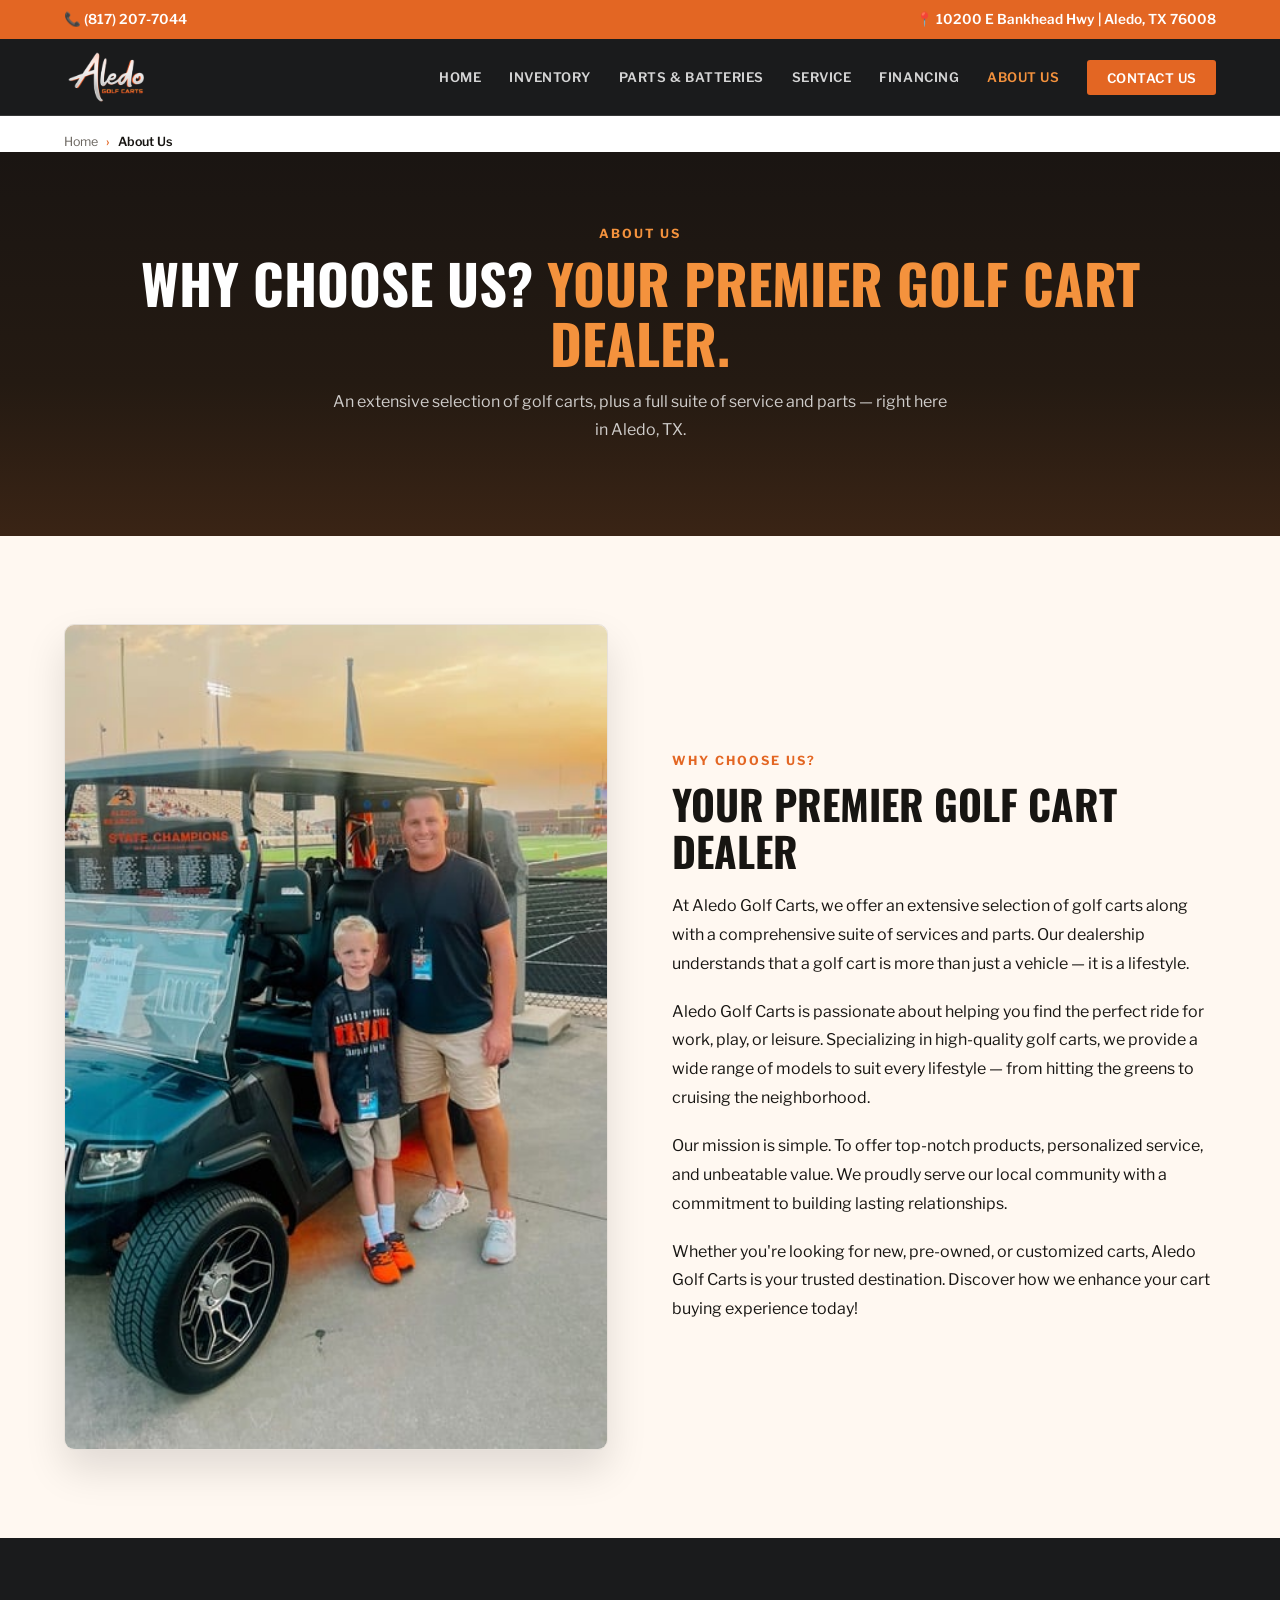
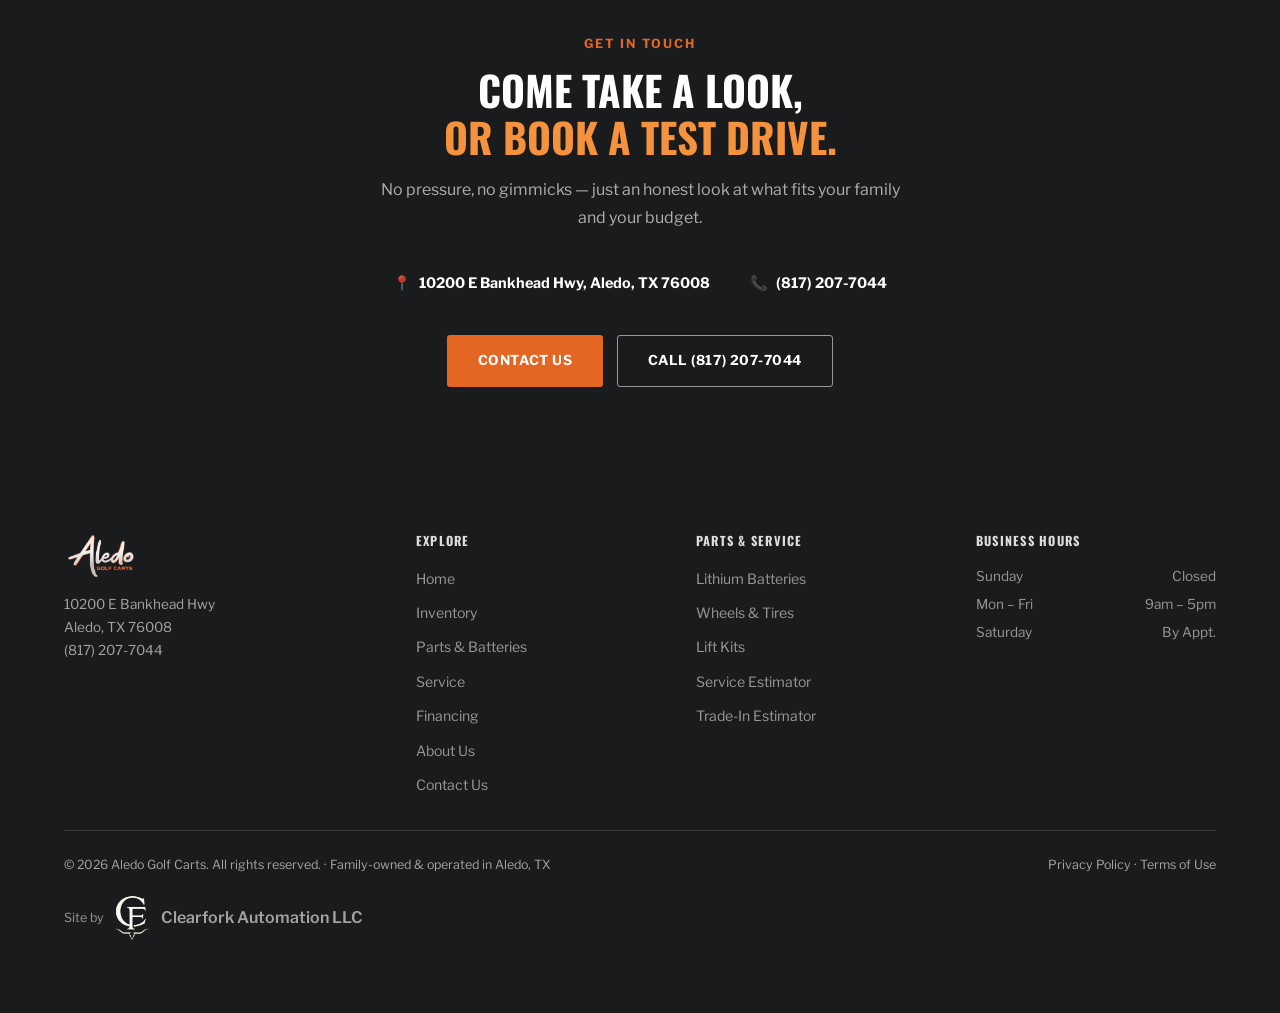
<file: about.html>
<!DOCTYPE html>
<html lang="en">
<head>
<meta charset="UTF-8" />
<meta name="viewport" content="width=device-width, initial-scale=1.0" />
<title>About Aledo Golf Carts | Aledo, TX</title>
<meta name="description" content="Locally owned golf cart dealer in Aledo, TX. New and used carts, lithium conversions, parts, and service — with people you can actually reach." />
<link rel="canonical" href="https://aledogolfcarts.com/about.html" />
<meta name="robots" content="index, follow" />
<meta name="theme-color" content="#1A1B1C" />

<meta property="og:type" content="website" />
<meta property="og:title" content="About Us | Aledo Golf Carts" />
<meta property="og:description" content="Locally owned golf cart dealer in Aledo, TX. New and used carts, lithium conversions, parts, and service — with people you can actually reach." />
<meta property="og:url" content="https://aledogolfcarts.com/about.html" />
<meta property="og:site_name" content="Aledo Golf Carts" />
<meta property="og:image" content="https://aledogolfcarts.com/assets/og-card.jpg" />
<meta property="og:image:width" content="1200" />
<meta property="og:image:height" content="630" />
<meta property="og:locale" content="en_US" />
<meta name="twitter:card" content="summary_large_image" />
<meta name="twitter:title" content="About Us | Aledo Golf Carts" />
<meta name="twitter:description" content="Locally owned golf cart dealer in Aledo, TX. New and used carts, lithium conversions, parts, and service — with people you can actually reach." />
<meta name="twitter:image" content="https://aledogolfcarts.com/assets/og-card.jpg" />

<script type="application/ld+json">
{
  "@context": "https://schema.org",
  "@type": "AboutPage",
  "@id": "https://aledogolfcarts.com/about.html",
  "name": "About Aledo Golf Carts",
  "url": "https://aledogolfcarts.com/about.html",
  "mainEntity": { "@id": "https://aledogolfcarts.com/#dealer" }
}
</script>
<script type="application/ld+json">
{
  "@context": "https://schema.org",
  "@type": "BreadcrumbList",
  "itemListElement": [
    { "@type": "ListItem", "position": 1, "name": "Home", "item": "https://aledogolfcarts.com/" },
    { "@type": "ListItem", "position": 2, "name": "About Us", "item": "https://aledogolfcarts.com/about.html" }
  ]
}
</script>

<link rel="icon" type="image/png" href="assets/logo.png" />
<link rel="preconnect" href="https://fonts.googleapis.com" />
<link rel="preconnect" href="https://fonts.gstatic.com" crossorigin />
<link href="https://fonts.googleapis.com/css2?family=Oswald:wght@500;600;700&family=Libre+Franklin:wght@400;500;600;700&display=swap" rel="stylesheet" />
<link rel="stylesheet" href="styles.css" />
<style>
  .about-photo-wrap {
    border-radius: 10px;
    overflow: hidden;
    border: 1px solid var(--line);
    box-shadow: 0 20px 40px rgba(0,0,0,0.12);
  }
  .about-photo-wrap img { width: 100%; height: 100%; display: block; object-fit: cover; }
  .about-story p { margin-bottom: 1.2rem; line-height: 1.8; color: var(--ink); }
  .about-story p:last-of-type { margin-bottom: 0; }
</style>
</head>
<body>
<a class="skip-link" href="#main">Skip to content</a>

<!-- TOPBAR -->
<div class="topbar">
  <a href="tel:+18172077044">📞 (817) 207-7044</a>
  <a href="https://maps.google.com/?q=10200+E+Bankhead+Hwy,+Aledo,+TX+76008" target="_blank" rel="noopener">📍 10200 E Bankhead Hwy | Aledo, TX 76008</a>
</div>

<!-- NAV -->
<nav class="site-nav">
  <a href="index.html" class="nav-logo" aria-label="Aledo Golf Carts home"><img src="assets/logo.png" alt="Aledo Golf Carts" width="99" height="58" /></a>
  <button class="nav-toggle" aria-label="Open menu" aria-expanded="false" aria-controls="nav-menu">
    <span></span><span></span><span></span>
  </button>
  <ul class="nav-links" id="nav-menu">
    <li><a href="index.html">Home</a></li>
    <li><a href="inventory.html">Inventory</a></li>
    <li><a href="parts.html">Parts &amp; Batteries</a></li>
    <li><a href="service.html">Service</a></li>
    <li><a href="financing.html">Financing</a></li>
    <li><a href="about.html" class="active">About Us</a></li>
    <li><a href="contact.html" class="nav-cta">Contact Us</a></li>
  </ul>
</nav>

<ol class="crumbs">
  <li><a href="index.html">Home</a></li>
  <li aria-current="page">About Us</li>
</ol>

<main id="main">
<!-- PAGE HERO -->
<header class="page-hero">
  <span class="section-eyebrow">About Us</span>
  <h1>Why choose us? <em>Your premier golf cart dealer.</em></h1>
  <p>An extensive selection of golf carts, plus a full suite of service and parts — right here in Aledo, TX.</p>
</header>

<!-- STORY + PHOTO -->
<section class="section-alt">
  <div class="about-grid">
    <div class="about-photo-wrap fade-up">
      <img src="assets/about-photo.jpg" alt="Aledo Golf Carts — a customer and his son with their golf cart" width="421" height="640" loading="lazy" />
    </div>

    <div class="about-story fade-up">
      <span class="section-eyebrow">Why Choose Us?</span>
      <h2 class="section-title">Your Premier Golf Cart Dealer</h2>

      <p>At Aledo Golf Carts, we offer an extensive selection of golf carts along with a comprehensive suite of services and parts. Our dealership understands that a golf cart is more than just a vehicle &mdash; it is a lifestyle.</p>

      <p>Aledo Golf Carts is passionate about helping you find the perfect ride for work, play, or leisure. Specializing in high-quality golf carts, we provide a wide range of models to suit every lifestyle &mdash; from hitting the greens to cruising the neighborhood.</p>

      <p>Our mission is simple. To offer top-notch products, personalized service, and unbeatable value. We proudly serve our local community with a commitment to building lasting relationships.</p>

      <p>Whether you're looking for new, pre-owned, or customized carts, Aledo Golf Carts is your trusted destination. Discover how we enhance your cart buying experience today!</p>
    </div>
  </div>
</section>

<!-- CTA -->
<section id="contact-cta" class="contact-dark">
  <span class="section-eyebrow">Get In Touch</span>
  <h2 class="section-title">Come take a look,<br /><em style="color:var(--orange-2);font-style:normal;">or book a test drive.</em></h2>
  <p class="contact-sub">No pressure, no gimmicks — just an honest look at what fits your family and your budget.</p>
  <div class="contact-details">
    <div>📍 <strong>10200 E Bankhead Hwy, Aledo, TX 76008</strong></div>
    <div>📞 <strong>(817) 207-7044</strong></div>
  </div>
  <div style="display:flex;gap:0.9rem;justify-content:center;flex-wrap:wrap;">
    <a href="contact.html" class="btn-primary">Contact Us</a>
    <a href="tel:+18172077044" class="btn-outline">Call (817) 207-7044</a>
  </div>
</section>
</main>

<!-- FOOTER -->
<footer>
  <div class="footer-grid">
    <div class="footer-col">
      <div class="footer-logo"><img src="assets/logo.png" alt="Aledo Golf Carts" width="86" height="50" loading="lazy" /></div>
      <p style="font-size:0.85rem;line-height:1.7;max-width:32ch;">10200 E Bankhead Hwy<br />Aledo, TX 76008<br />(817) 207-7044</p>
    </div>
    <div class="footer-col">
      <h4>Explore</h4>
      <ul>
        <li><a href="index.html">Home</a></li>
        <li><a href="inventory.html">Inventory</a></li>
        <li><a href="parts.html">Parts &amp; Batteries</a></li>
        <li><a href="service.html">Service</a></li>
        <li><a href="financing.html">Financing</a></li>
        <li><a href="about.html">About Us</a></li>
        <li><a href="contact.html">Contact Us</a></li>
      </ul>
    </div>
    <div class="footer-col">
      <h4>Parts &amp; Service</h4>
      <ul>
        <li><a href="parts.html#batteries">Lithium Batteries</a></li>
        <li><a href="parts.html#accessories">Wheels &amp; Tires</a></li>
        <li><a href="parts.html#accessories">Lift Kits</a></li>
        <li><a href="service.html#estimator">Service Estimator</a></li>
        <li><a href="financing.html?tool=tradein#tools">Trade-In Estimator</a></li>
      </ul>
    </div>
    <div class="footer-col">
      <h4>Business Hours</h4>
      <div class="footer-hours"><span>Sunday</span><span>Closed</span></div>
      <div class="footer-hours"><span>Mon – Fri</span><span>9am – 5pm</span></div>
      <div class="footer-hours"><span>Saturday</span><span>By Appt.</span></div>
    </div>
  </div>
  <div class="footer-bottom">
    <span>© <span id="footer-year">2026</span> Aledo Golf Carts. All rights reserved. · Family-owned &amp; operated in Aledo, TX</span>
    <span><a href="privacy.html">Privacy Policy</a> · <a href="terms.html">Terms of Use</a></span>
    <div class="footer-credit-row">
      <span class="footer-credit-label">Site by</span>
      <a class="footer-credit" href="https://clearforkautomation.com" target="_blank" rel="noopener"><img src="assets/clearfork-logo.png" alt="" />Clearfork Automation LLC</a>
    </div>
  </div>
</footer>

<script src="site.js" defer></script>
</body>
</html>
</file>
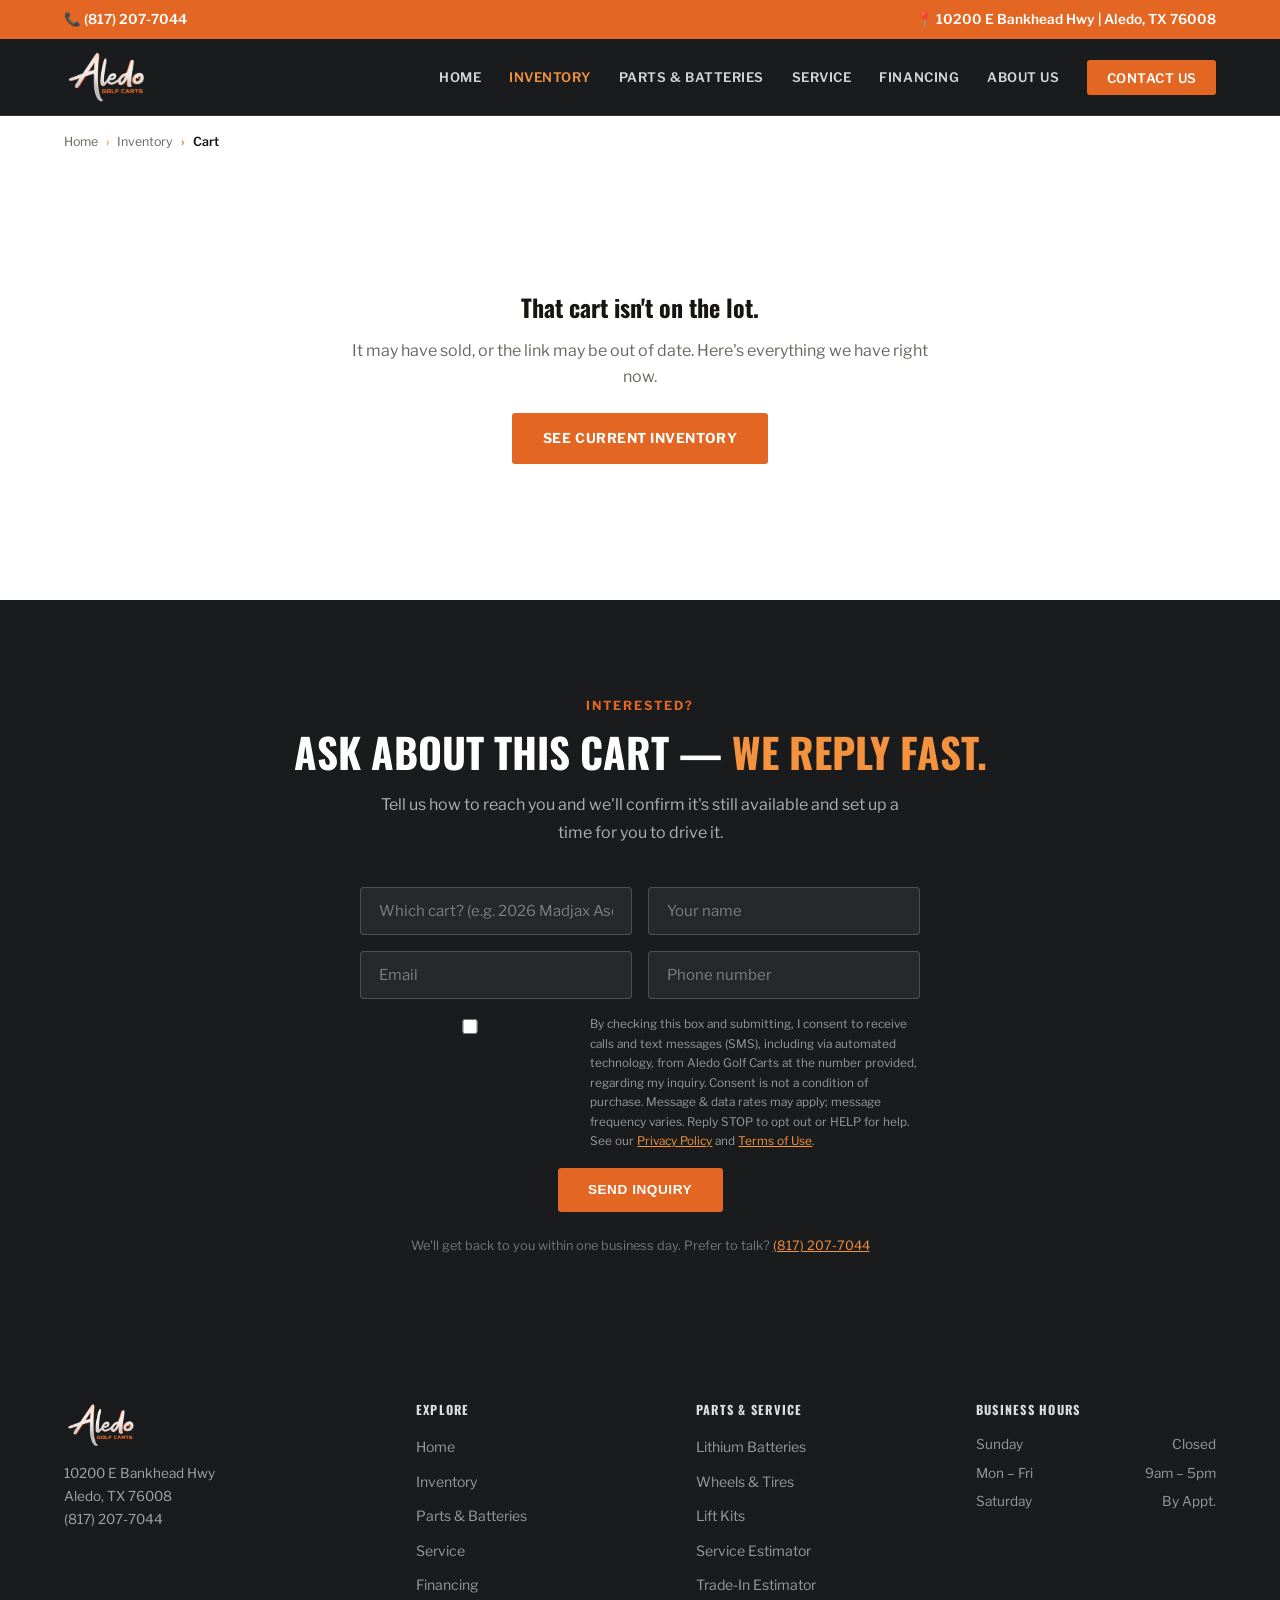
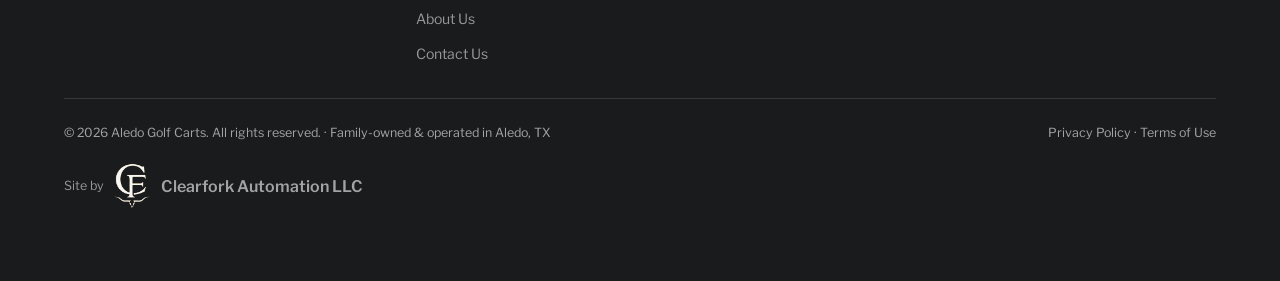
<file: cart.html>
<!DOCTYPE html>
<html lang="en">
<head>
<meta charset="UTF-8" />
<meta name="viewport" content="width=device-width, initial-scale=1.0" />

<!--
  ═══════════════════════════════════════════════════════════
  ALEDO GOLF CARTS — one cart's own page

  There is no per-cart file to write. Every cart in Airtable
  already has a page, at

      /carts/<year-model-color>-<record id>

  and this is the shell all of them are rendered into. Add a cart
  in the owner dashboard and its page exists a minute later; edit
  the price and this page shows the new one. Nothing to publish.

  How a request is served:

    1. netlify/functions/cart-page.mjs catches /carts/…, looks the
       cart up in the same /api/inventory feed the listing grid
       reads, and replaces AGC:HEAD below with that cart's title,
       description, link-preview image, and its data.
    2. cart-page.js draws the page from that data — instantly,
       because it is already in the HTML rather than fetched.

  The head tags matter because Facebook and iMessage do not run
  JavaScript. A link posted to Marketplace has to arrive already
  carrying the right photo and price, which is why this page is
  rendered on the server rather than filled in by the browser.

  Opening /cart.html directly still works — the page falls back to
  fetching the feed itself — which is what makes local preview
  possible without running the function. That bare address is kept
  out of search results by a header in netlify.toml.
  ═══════════════════════════════════════════════════════════
-->

<title>Golf Cart Details | Aledo Golf Carts</title>
<!--AGC:HEAD-->

<link rel="icon" type="image/png" href="/assets/logo.png" />
<link rel="preconnect" href="https://fonts.googleapis.com" />
<link rel="preconnect" href="https://fonts.gstatic.com" crossorigin />
<link href="https://fonts.googleapis.com/css2?family=Oswald:wght@500;600;700&family=Libre+Franklin:wght@400;500;600;700&display=swap" rel="stylesheet" />
<link rel="stylesheet" href="/styles.css" />
</head>
<body>
<a class="skip-link" href="#main">Skip to content</a>

<!-- TOPBAR -->
<div class="topbar">
  <a href="tel:+18172077044">📞 (817) 207-7044</a>
  <a href="https://maps.google.com/?q=10200+E+Bankhead+Hwy,+Aledo,+TX+76008" target="_blank" rel="noopener">📍 10200 E Bankhead Hwy | Aledo, TX 76008</a>
</div>

<!-- NAV -->
<nav class="site-nav">
  <a href="/index.html" class="nav-logo" aria-label="Aledo Golf Carts home"><img src="/assets/logo.png" alt="Aledo Golf Carts" width="99" height="58" /></a>
  <button class="nav-toggle" aria-label="Open menu" aria-expanded="false" aria-controls="nav-menu">
    <span></span><span></span><span></span>
  </button>
  <ul class="nav-links" id="nav-menu">
    <li><a href="/index.html">Home</a></li>
    <li><a href="/inventory.html" class="active">Inventory</a></li>
    <li><a href="/parts.html">Parts &amp; Batteries</a></li>
    <li><a href="/service.html">Service</a></li>
    <li><a href="/financing.html">Financing</a></li>
    <li><a href="/about.html">About Us</a></li>
    <li><a href="/contact.html" class="nav-cta">Contact Us</a></li>
  </ul>
</nav>

<ol class="crumbs">
  <li><a href="/index.html">Home</a></li>
  <li><a href="/inventory.html">Inventory</a></li>
  <li aria-current="page" id="crumb-cart">Cart</li>
</ol>

<main id="main">
<!-- THE CART -->
<section>
  <div id="cart-detail">
    <div class="cd-message">
      <p>Loading this cart…</p>
    </div>
  </div>
</section>

<!-- MORE FROM THE LOT -->
<section class="section-alt" id="related-section" hidden>
  <div class="section-head-center">
    <span class="section-eyebrow">Still Looking?</span>
    <h2 class="section-title" style="margin-left:auto;margin-right:auto;">More carts on the lot right now.</h2>
  </div>
  <div class="inventory-grid" id="related-grid"></div>
  <p style="text-align:center;margin-top:2.5rem;">
    <a class="btn-outline-dark" href="/inventory.html">See the full inventory</a>
  </p>
</section>

<!-- INQUIRY FORM -->
<section id="inquiry" class="contact-dark">
  <span class="section-eyebrow">Interested?</span>
  <h2 class="section-title">Ask about this cart — <em style="color:var(--orange-2);font-style:normal;">we reply fast.</em></h2>
  <p class="contact-sub">Tell us how to reach you and we'll confirm it's still available and set up a time for you to drive it.</p>

  <form
    class="contact-form"
    name="cart-inquiry"
    method="POST"
    action="/thank-you.html"
    data-netlify="true"
    netlify-honeypot="bot-field"
  >
    <input type="hidden" name="form-name" value="cart-inquiry" />
    <p hidden><label>Don't fill this out: <input name="bot-field" /></label></p>

    <input type="text" name="cart" id="inquiry-cart" placeholder="Which cart? (e.g. 2026 Madjax Ascent)" required />
    <input type="text" name="name" placeholder="Your name" autocomplete="name" required />
    <input type="email" name="email" placeholder="Email" autocomplete="email" required />
    <input type="tel" name="phone" placeholder="Phone number" autocomplete="tel" required />

    <label class="consent-row">
      <input type="checkbox" name="tcpa_consent" value="Yes" required />
      <span>By checking this box and submitting, I consent to receive calls and text messages (SMS), including via automated technology, from Aledo Golf Carts at the number provided, regarding my inquiry. Consent is not a condition of purchase. Message &amp; data rates may apply; message frequency varies. Reply STOP to opt out or HELP for help. See our <a href="/privacy.html">Privacy Policy</a> and <a href="/terms.html">Terms of Use</a>.</span>
    </label>

    <button type="submit" class="btn-primary" style="white-space:nowrap;flex-shrink:0;">Send Inquiry</button>
  </form>
  <p class="contact-note">We'll get back to you within one business day. Prefer to talk? <a href="tel:+18172077044" style="color:var(--orange-2);">(817) 207-7044</a></p>
</section>
</main>

<!-- FOOTER -->
<footer>
  <div class="footer-grid">
    <div class="footer-col">
      <div class="footer-logo"><img src="/assets/logo.png" alt="Aledo Golf Carts" width="86" height="50" loading="lazy" /></div>
      <p style="font-size:0.85rem;line-height:1.7;max-width:32ch;">10200 E Bankhead Hwy<br />Aledo, TX 76008<br />(817) 207-7044</p>
    </div>
    <div class="footer-col">
      <h4>Explore</h4>
      <ul>
        <li><a href="/index.html">Home</a></li>
        <li><a href="/inventory.html">Inventory</a></li>
        <li><a href="/parts.html">Parts &amp; Batteries</a></li>
        <li><a href="/service.html">Service</a></li>
        <li><a href="/financing.html">Financing</a></li>
        <li><a href="/about.html">About Us</a></li>
        <li><a href="/contact.html">Contact Us</a></li>
      </ul>
    </div>
    <div class="footer-col">
      <h4>Parts &amp; Service</h4>
      <ul>
        <li><a href="/parts.html#batteries">Lithium Batteries</a></li>
        <li><a href="/parts.html#accessories">Wheels &amp; Tires</a></li>
        <li><a href="/parts.html#accessories">Lift Kits</a></li>
        <li><a href="/service.html#estimator">Service Estimator</a></li>
        <li><a href="/financing.html?tool=tradein#tools">Trade-In Estimator</a></li>
      </ul>
    </div>
    <div class="footer-col">
      <h4>Business Hours</h4>
      <div class="footer-hours"><span>Sunday</span><span>Closed</span></div>
      <div class="footer-hours"><span>Mon – Fri</span><span>9am – 5pm</span></div>
      <div class="footer-hours"><span>Saturday</span><span>By Appt.</span></div>
    </div>
  </div>
  <div class="footer-bottom">
    <span>© <span id="footer-year">2026</span> Aledo Golf Carts. All rights reserved. · Family-owned &amp; operated in Aledo, TX</span>
    <span><a href="/privacy.html">Privacy Policy</a> · <a href="/terms.html">Terms of Use</a></span>
    <div class="footer-credit-row">
      <span class="footer-credit-label">Site by</span>
      <a class="footer-credit" href="https://clearforkautomation.com" target="_blank" rel="noopener"><img src="/assets/clearfork-logo.png" alt="" />Clearfork Automation LLC</a>
    </div>
  </div>
</footer>

<script src="/site.js" defer></script>
<script src="/photo-viewer.js" defer></script>
<script src="/cart-page.js" defer></script>
</body>
</html>
</file>
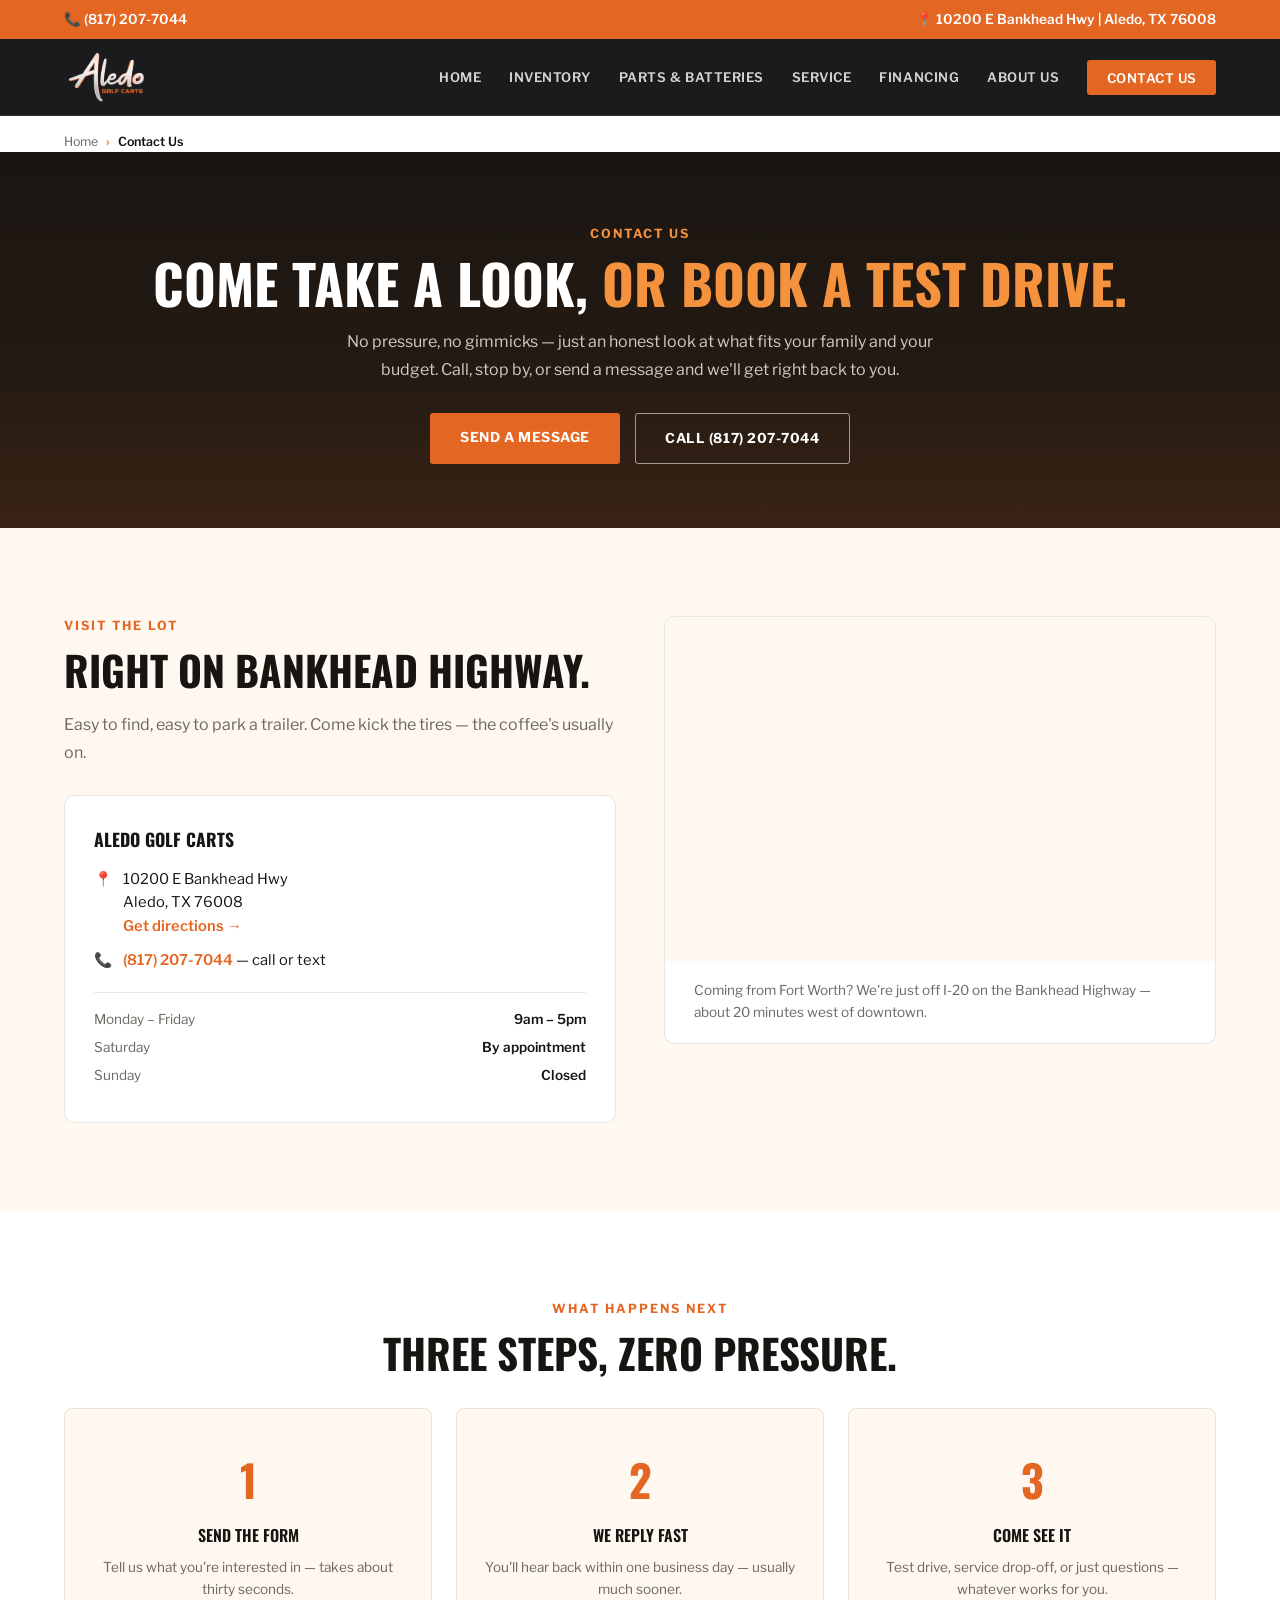
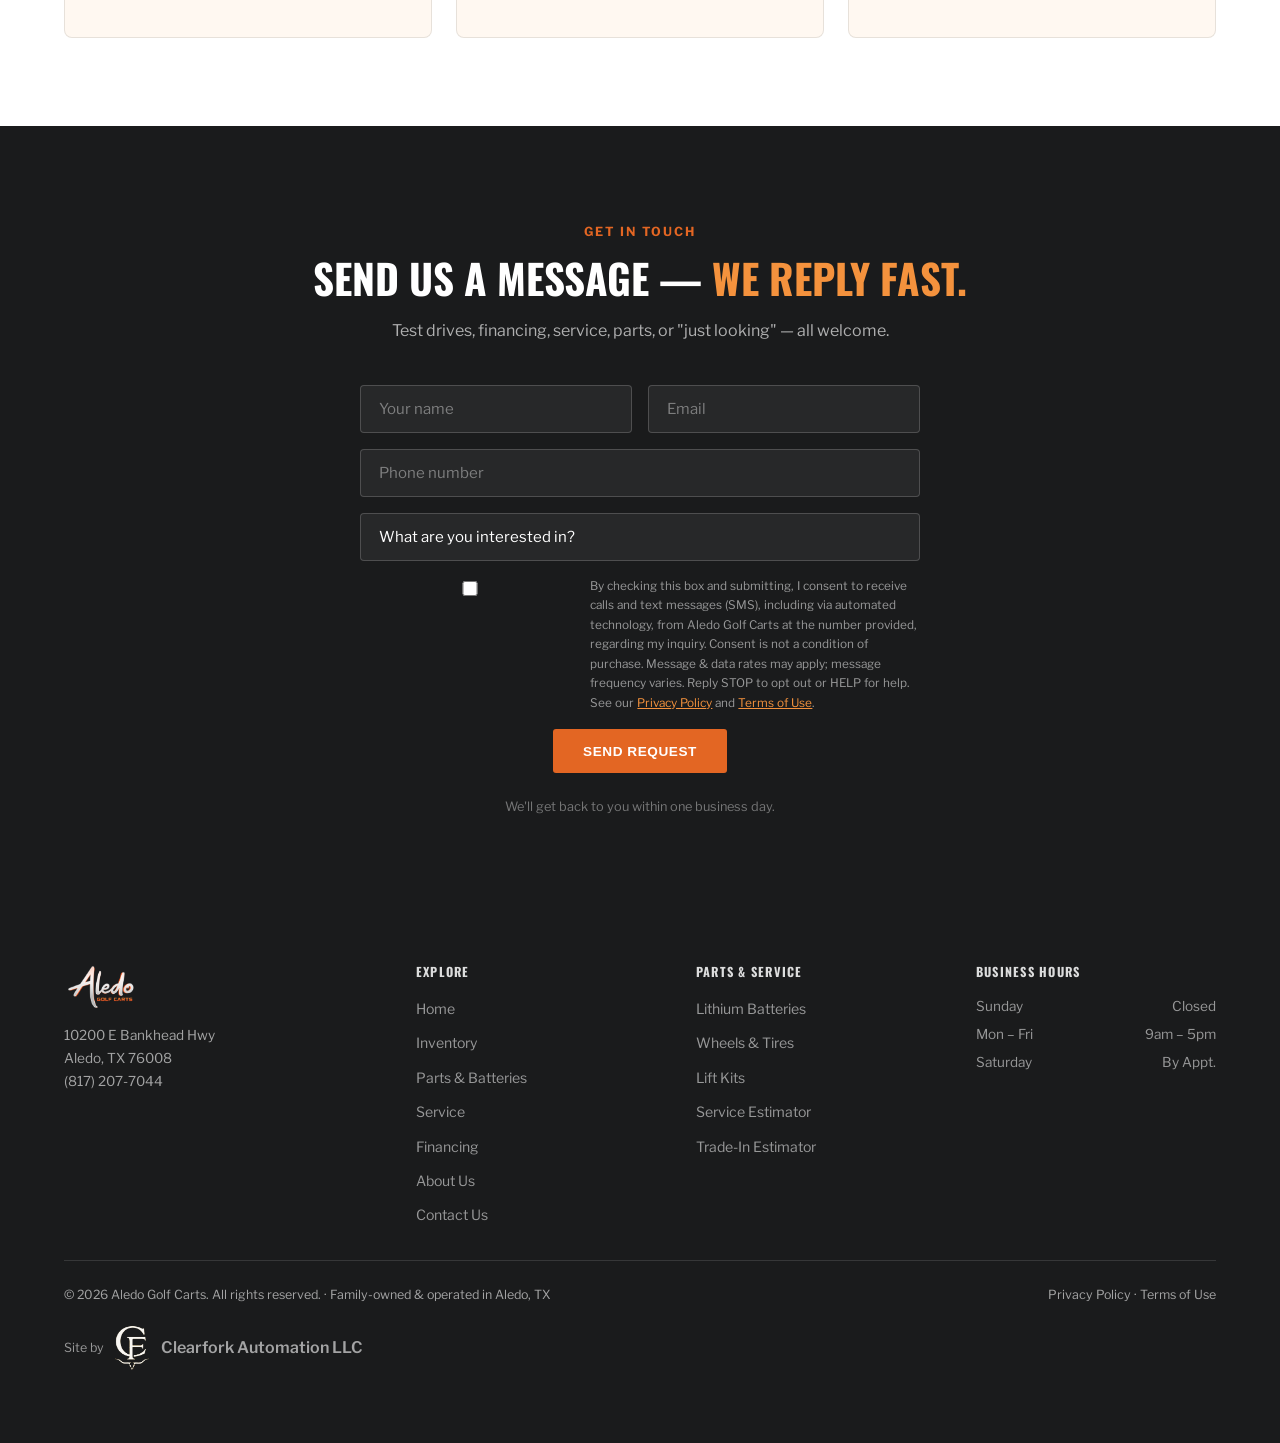
<file: contact.html>
<!DOCTYPE html>
<html lang="en">
<head>
<meta charset="UTF-8" />
<meta name="viewport" content="width=device-width, initial-scale=1.0" />
<title>Contact & Test Drives | Aledo Golf Carts, Aledo TX</title>
<meta name="description" content="Visit, call, or book a test drive at Aledo Golf Carts, 10200 E Bankhead Hwy, Aledo, TX. Open Mon–Fri, Saturday by appointment. (817) 207-7044." />
<link rel="canonical" href="https://aledogolfcarts.com/contact.html" />
<meta name="robots" content="index, follow" />
<meta name="theme-color" content="#1A1B1C" />

<meta property="og:type" content="website" />
<meta property="og:title" content="Contact Aledo Golf Carts — Aledo, TX" />
<meta property="og:description" content="Visit, call, or book a test drive at Aledo Golf Carts, 10200 E Bankhead Hwy, Aledo, TX. Open Mon–Fri, Saturday by appointment. (817) 207-7044." />
<meta property="og:url" content="https://aledogolfcarts.com/contact.html" />
<meta property="og:site_name" content="Aledo Golf Carts" />
<meta property="og:image" content="https://aledogolfcarts.com/assets/og-card.jpg" />
<meta property="og:image:width" content="1200" />
<meta property="og:image:height" content="630" />
<meta property="og:locale" content="en_US" />
<meta name="twitter:card" content="summary_large_image" />
<meta name="twitter:title" content="Contact Aledo Golf Carts — Aledo, TX" />
<meta name="twitter:description" content="Visit, call, or book a test drive at Aledo Golf Carts, 10200 E Bankhead Hwy, Aledo, TX. Open Mon–Fri, Saturday by appointment. (817) 207-7044." />
<meta name="twitter:image" content="https://aledogolfcarts.com/assets/og-card.jpg" />

<script type="application/ld+json">
{
  "@context": "https://schema.org",
  "@type": "ContactPage",
  "@id": "https://aledogolfcarts.com/contact.html",
  "name": "Contact Aledo Golf Carts",
  "url": "https://aledogolfcarts.com/contact.html",
  "mainEntity": { "@id": "https://aledogolfcarts.com/#dealer" }
}
</script>
<script type="application/ld+json">
{
  "@context": "https://schema.org",
  "@type": "AutoDealer",
  "@id": "https://aledogolfcarts.com/#dealer",
  "name": "Aledo Golf Carts",
  "url": "https://aledogolfcarts.com/",
  "telephone": "+1-817-207-7044",
  "logo": "https://aledogolfcarts.com/assets/logo.png",
  "image": "https://aledogolfcarts.com/assets/og-card.jpg",
  "priceRange": "$$",
  "address": {
    "@type": "PostalAddress",
    "streetAddress": "10200 E Bankhead Hwy",
    "addressLocality": "Aledo",
    "addressRegion": "TX",
    "postalCode": "76008",
    "addressCountry": "US"
  },
  "openingHoursSpecification": [
    { "@type": "OpeningHoursSpecification", "dayOfWeek": ["Monday","Tuesday","Wednesday","Thursday","Friday"], "opens": "09:00", "closes": "17:00" },
    { "@type": "OpeningHoursSpecification", "dayOfWeek": "Saturday", "opens": "10:00", "closes": "16:00", "description": "By appointment" }
  ]
}
</script>
<script type="application/ld+json">
{
  "@context": "https://schema.org",
  "@type": "BreadcrumbList",
  "itemListElement": [
    { "@type": "ListItem", "position": 1, "name": "Home", "item": "https://aledogolfcarts.com/" },
    { "@type": "ListItem", "position": 2, "name": "Contact Us", "item": "https://aledogolfcarts.com/contact.html" }
  ]
}
</script>

<link rel="icon" type="image/png" href="assets/logo.png" />
<link rel="preconnect" href="https://fonts.googleapis.com" />
<link rel="preconnect" href="https://fonts.gstatic.com" crossorigin />
<link href="https://fonts.googleapis.com/css2?family=Oswald:wght@500;600;700&family=Libre+Franklin:wght@400;500;600;700&display=swap" rel="stylesheet" />
<link rel="stylesheet" href="styles.css" />
<style>
  .contact-grid { display: grid; grid-template-columns: 1fr 1fr; gap: 3rem; align-items: start; }
  .visit-card {
    background: #fff;
    border: 1px solid var(--line);
    border-radius: 10px;
    overflow: hidden;
  }
  .visit-card .vc-body { padding: 1.8rem; }
  .visit-card h3 { font-size: 1.1rem; text-transform: uppercase; margin-bottom: 0.9rem; }
  .visit-row { display: flex; gap: 0.7rem; align-items: flex-start; font-size: 0.92rem; color: var(--ink); margin-bottom: 0.7rem; line-height: 1.6; }
  .visit-row a { color: var(--orange); text-decoration: none; font-weight: 600; }
  .map-wrap { aspect-ratio: 16 / 10; background: var(--cream); }
  .map-wrap iframe { width: 100%; height: 100%; border: 0; display: block; }
  .hours-table { margin-top: 1.2rem; border-top: 1px solid var(--line); padding-top: 1rem; }
  .hours-table .footer-hours { color: var(--gray); }
  .hours-table .footer-hours span:last-child { color: var(--ink); font-weight: 600; }
  @media (max-width: 860px) { .contact-grid { grid-template-columns: 1fr; } }
</style>
</head>
<body>
<a class="skip-link" href="#main">Skip to content</a>

<!-- TOPBAR -->
<div class="topbar">
  <a href="tel:+18172077044">📞 (817) 207-7044</a>
  <a href="https://maps.google.com/?q=10200+E+Bankhead+Hwy,+Aledo,+TX+76008" target="_blank" rel="noopener">📍 10200 E Bankhead Hwy | Aledo, TX 76008</a>
</div>

<!-- NAV -->
<nav class="site-nav">
  <a href="index.html" class="nav-logo" aria-label="Aledo Golf Carts home"><img src="assets/logo.png" alt="Aledo Golf Carts" width="99" height="58" /></a>
  <button class="nav-toggle" aria-label="Open menu" aria-expanded="false" aria-controls="nav-menu">
    <span></span><span></span><span></span>
  </button>
  <ul class="nav-links" id="nav-menu">
    <li><a href="index.html">Home</a></li>
    <li><a href="inventory.html">Inventory</a></li>
    <li><a href="parts.html">Parts &amp; Batteries</a></li>
    <li><a href="service.html">Service</a></li>
    <li><a href="financing.html">Financing</a></li>
    <li><a href="about.html">About Us</a></li>
    <li><a href="contact.html" class="nav-cta">Contact Us</a></li>
  </ul>
</nav>

<ol class="crumbs">
  <li><a href="index.html">Home</a></li>
  <li aria-current="page">Contact Us</li>
</ol>

<main id="main">
<!-- PAGE HERO -->
<header class="page-hero">
  <span class="section-eyebrow">Contact Us</span>
  <h1>Come take a look, <em>or book a test drive.</em></h1>
  <p>No pressure, no gimmicks — just an honest look at what fits your family and your budget. Call, stop by, or send a message and we'll get right back to you.</p>
  <div class="hero-actions">
    <a href="#message" class="btn-primary">Send a Message</a>
    <a href="tel:+18172077044" class="btn-outline">Call (817) 207-7044</a>
  </div>
</header>

<!-- VISIT + MAP -->
<section class="section-alt">
  <div class="contact-grid">
    <div>
      <span class="section-eyebrow">Visit the Lot</span>
      <h2 class="section-title">Right on Bankhead Highway.</h2>
      <p class="section-intro" style="margin-bottom:1.8rem;">Easy to find, easy to park a trailer. Come kick the tires — the coffee's usually on.</p>

      <div class="visit-card">
        <div class="vc-body">
          <h3>Aledo Golf Carts</h3>
          <div class="visit-row">📍 <span>10200 E Bankhead Hwy<br />Aledo, TX 76008<br /><a href="https://maps.google.com/?q=10200+E+Bankhead+Hwy,+Aledo,+TX+76008" target="_blank" rel="noopener">Get directions →</a></span></div>
          <div class="visit-row">📞 <span><a href="tel:+18172077044">(817) 207-7044</a> — call or text</span></div>
          <div class="hours-table">
            <div class="footer-hours"><span>Monday – Friday</span><span>9am – 5pm</span></div>
            <div class="footer-hours"><span>Saturday</span><span>By appointment</span></div>
            <div class="footer-hours"><span>Sunday</span><span>Closed</span></div>
          </div>
        </div>
      </div>
    </div>

    <div class="visit-card fade-up">
      <div class="map-wrap">
        <iframe
          src="https://maps.google.com/maps?q=10200+E+Bankhead+Hwy,+Aledo,+TX+76008&z=14&output=embed"
          title="Map to Aledo Golf Carts, 10200 E Bankhead Hwy, Aledo, TX"
          loading="lazy"
          referrerpolicy="no-referrer-when-downgrade"></iframe>
      </div>
      <div class="vc-body" style="padding:1.2rem 1.8rem;">
        <p style="font-size:0.85rem;color:var(--gray);">Coming from Fort Worth? We're just off I-20 on the Bankhead Highway — about 20 minutes west of downtown.</p>
      </div>
    </div>
  </div>
</section>

<!-- WHAT HAPPENS NEXT -->
<section>
  <div class="section-head-center">
    <span class="section-eyebrow">What Happens Next</span>
    <h2 class="section-title" style="margin-left:auto;margin-right:auto;">Three steps, zero pressure.</h2>
  </div>
  <div class="seating-grid" style="margin-top:2rem;">
    <div class="seat-card fade-up">
      <span class="seat-number">1</span>
      <h3>Send the Form</h3>
      <p>Tell us what you're interested in — takes about thirty seconds.</p>
    </div>
    <div class="seat-card fade-up">
      <span class="seat-number">2</span>
      <h3>We Reply Fast</h3>
      <p>You'll hear back within one business day — usually much sooner.</p>
    </div>
    <div class="seat-card fade-up">
      <span class="seat-number">3</span>
      <h3>Come See It</h3>
      <p>Test drive, service drop-off, or just questions — whatever works for you.</p>
    </div>
  </div>
</section>

<!-- FORM -->
<section id="message" class="contact-dark">
  <span class="section-eyebrow">Get In Touch</span>
  <h2 class="section-title">Send us a message — <em style="color:var(--orange-2);font-style:normal;">we reply fast.</em></h2>
  <p class="contact-sub">Test drives, financing, service, parts, or "just looking" — all welcome.</p>

  <form
    class="contact-form"
    name="test-drive-request"
    method="POST"
    action="/thank-you.html"
    data-netlify="true"
    netlify-honeypot="bot-field"
  >
    <input type="hidden" name="form-name" value="test-drive-request" />
    <p hidden><label>Don't fill this out: <input name="bot-field" /></label></p>

    <input type="text" name="name" placeholder="Your name" autocomplete="name" required />
    <input type="email" name="email" placeholder="Email" autocomplete="email" required />
    <input type="tel" name="phone" placeholder="Phone number" autocomplete="tel" required />

    <select name="interest" required aria-label="What are you interested in?">
      <option value="">What are you interested in?</option>
      <option value="Scheduling a test drive">Scheduling a test drive</option>
      <option value="New cart">New cart</option>
      <option value="Used cart">Used cart</option>
      <option value="Financing options">Financing options</option>
      <option value="Service or parts">Service or parts</option>
      <option value="Lithium battery upgrade">Lithium battery upgrade</option>
    </select>

    <label class="consent-row">
      <input type="checkbox" name="tcpa_consent" value="Yes" required />
      <span>By checking this box and submitting, I consent to receive calls and text messages (SMS), including via automated technology, from Aledo Golf Carts at the number provided, regarding my inquiry. Consent is not a condition of purchase. Message &amp; data rates may apply; message frequency varies. Reply STOP to opt out or HELP for help. See our <a href="privacy.html">Privacy Policy</a> and <a href="terms.html">Terms of Use</a>.</span>
    </label>

    <button type="submit" class="btn-primary" style="white-space:nowrap;flex-shrink:0;">Send Request</button>
  </form>
  <p class="contact-note">We'll get back to you within one business day.</p>
</section>
</main>

<!-- FOOTER -->
<footer>
  <div class="footer-grid">
    <div class="footer-col">
      <div class="footer-logo"><img src="assets/logo.png" alt="Aledo Golf Carts" width="86" height="50" loading="lazy" /></div>
      <p style="font-size:0.85rem;line-height:1.7;max-width:32ch;">10200 E Bankhead Hwy<br />Aledo, TX 76008<br />(817) 207-7044</p>
    </div>
    <div class="footer-col">
      <h4>Explore</h4>
      <ul>
        <li><a href="index.html">Home</a></li>
        <li><a href="inventory.html">Inventory</a></li>
        <li><a href="parts.html">Parts &amp; Batteries</a></li>
        <li><a href="service.html">Service</a></li>
        <li><a href="financing.html">Financing</a></li>
        <li><a href="about.html">About Us</a></li>
        <li><a href="contact.html">Contact Us</a></li>
      </ul>
    </div>
    <div class="footer-col">
      <h4>Parts &amp; Service</h4>
      <ul>
        <li><a href="parts.html#batteries">Lithium Batteries</a></li>
        <li><a href="parts.html#accessories">Wheels &amp; Tires</a></li>
        <li><a href="parts.html#accessories">Lift Kits</a></li>
        <li><a href="service.html#estimator">Service Estimator</a></li>
        <li><a href="service.html#estimator">Trade-In Estimator</a></li>
      </ul>
    </div>
    <div class="footer-col">
      <h4>Business Hours</h4>
      <div class="footer-hours"><span>Sunday</span><span>Closed</span></div>
      <div class="footer-hours"><span>Mon – Fri</span><span>9am – 5pm</span></div>
      <div class="footer-hours"><span>Saturday</span><span>By Appt.</span></div>
    </div>
  </div>
  <div class="footer-bottom">
    <span>© <span id="footer-year">2026</span> Aledo Golf Carts. All rights reserved. · Family-owned &amp; operated in Aledo, TX</span>
    <span><a href="privacy.html">Privacy Policy</a> · <a href="terms.html">Terms of Use</a></span>
    <div class="footer-credit-row">
      <span class="footer-credit-label">Site by</span>
      <a class="footer-credit" href="https://clearforkautomation.com" target="_blank" rel="noopener"><img src="assets/clearfork-logo.png" alt="" />Clearfork Automation LLC</a>
    </div>
  </div>
</footer>

<script src="site.js" defer></script>
</body>
</html>
</file>
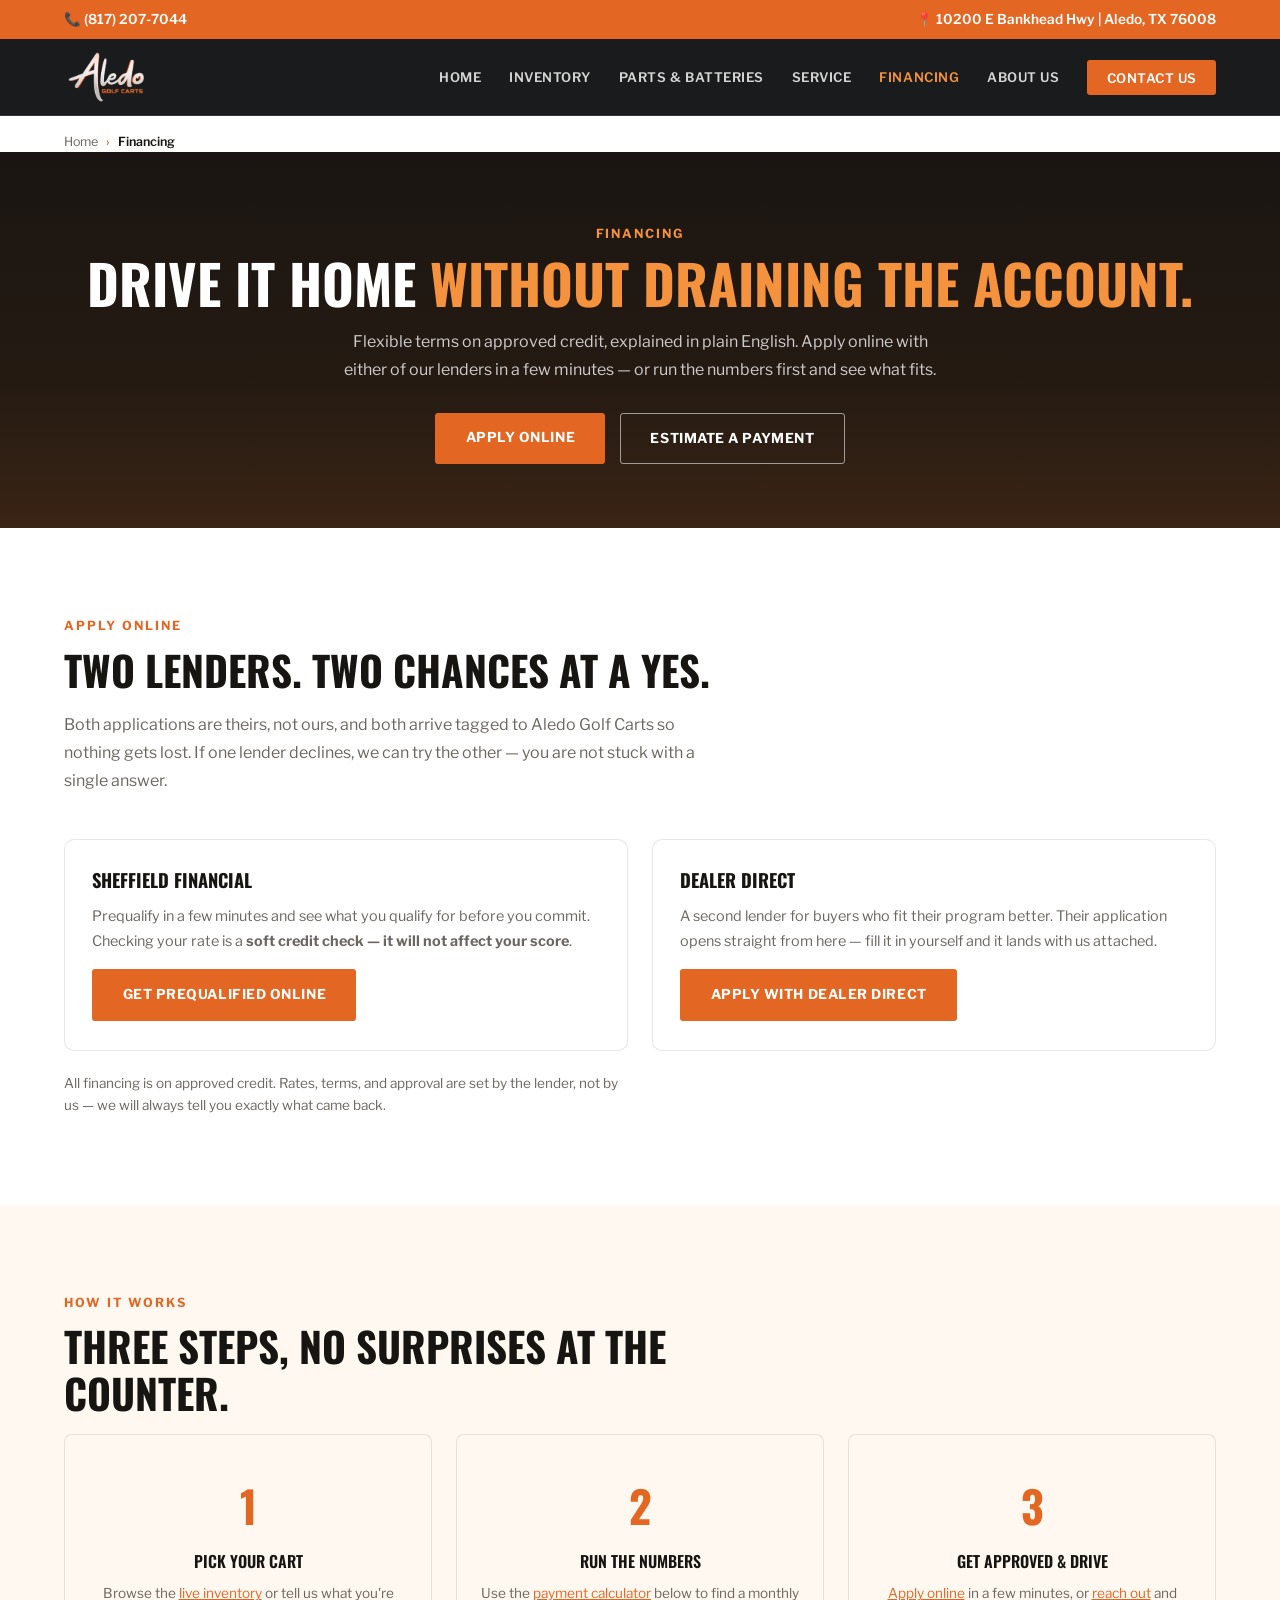
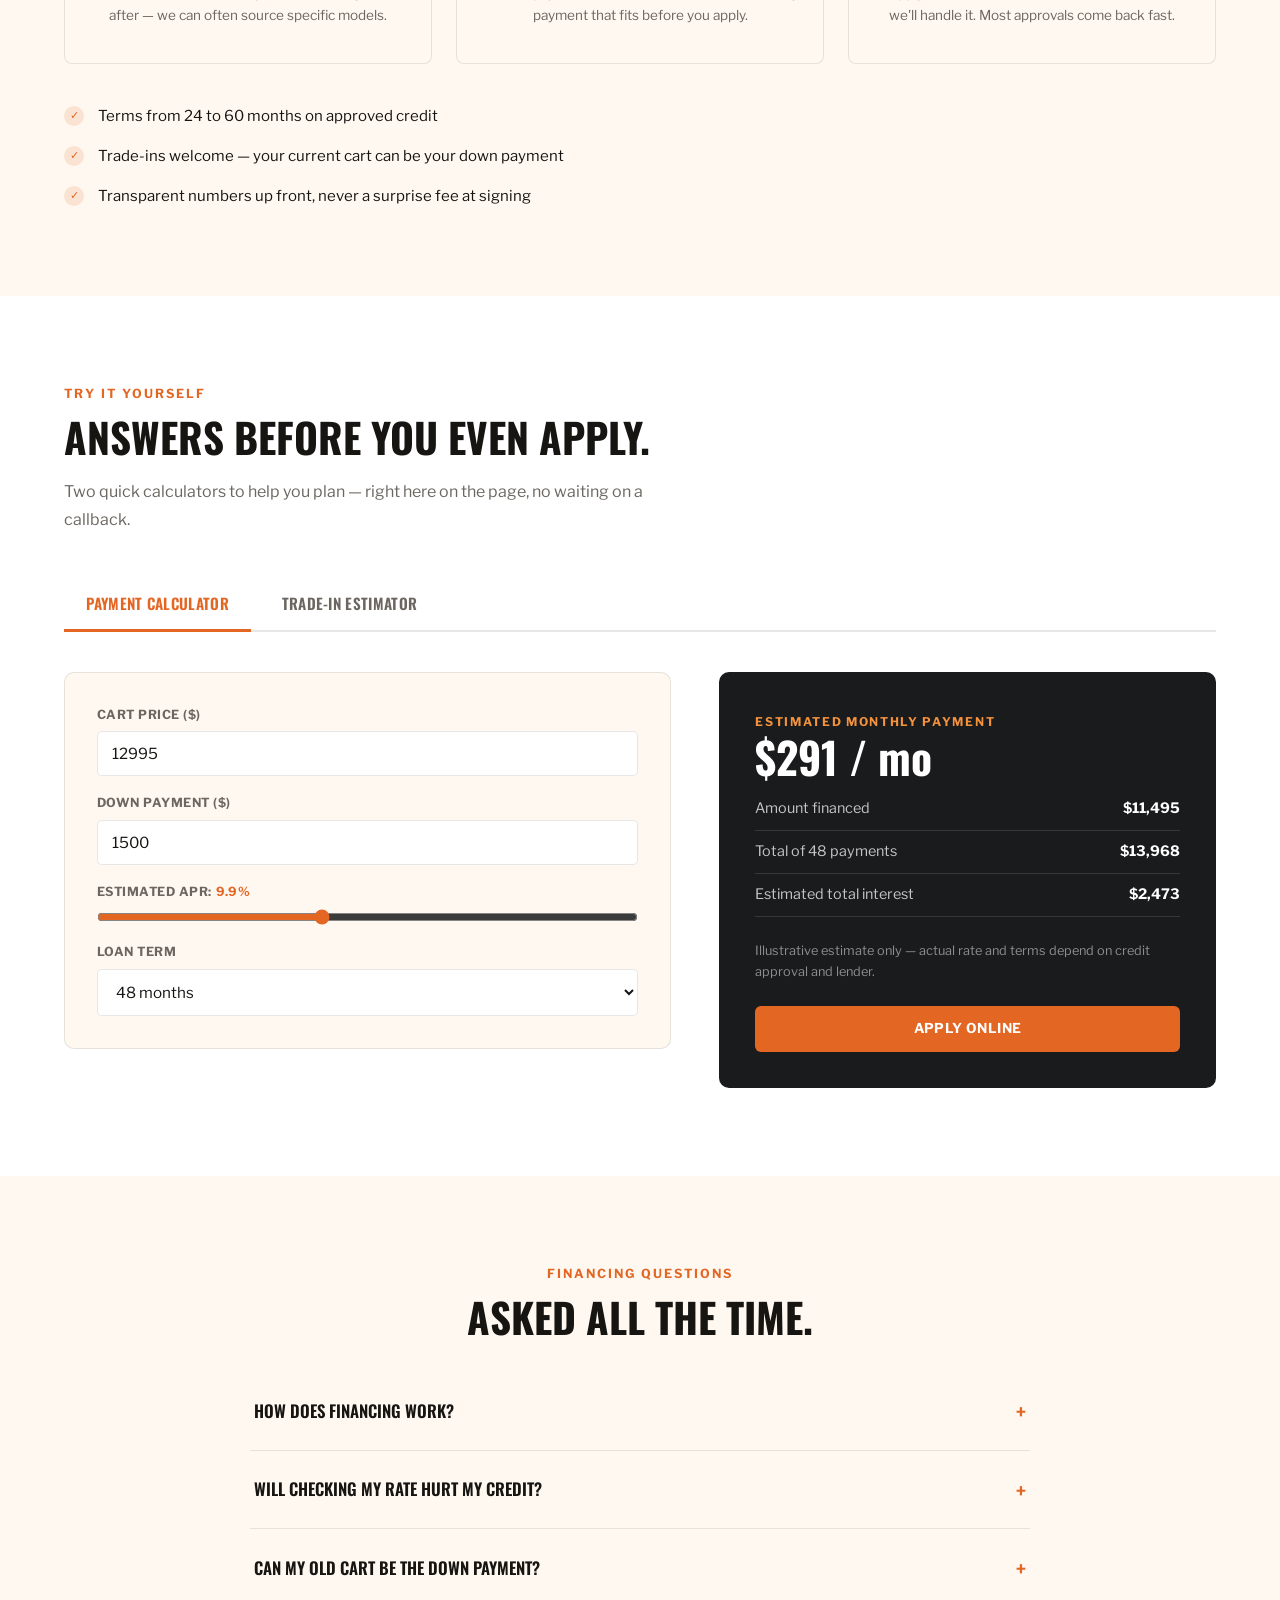
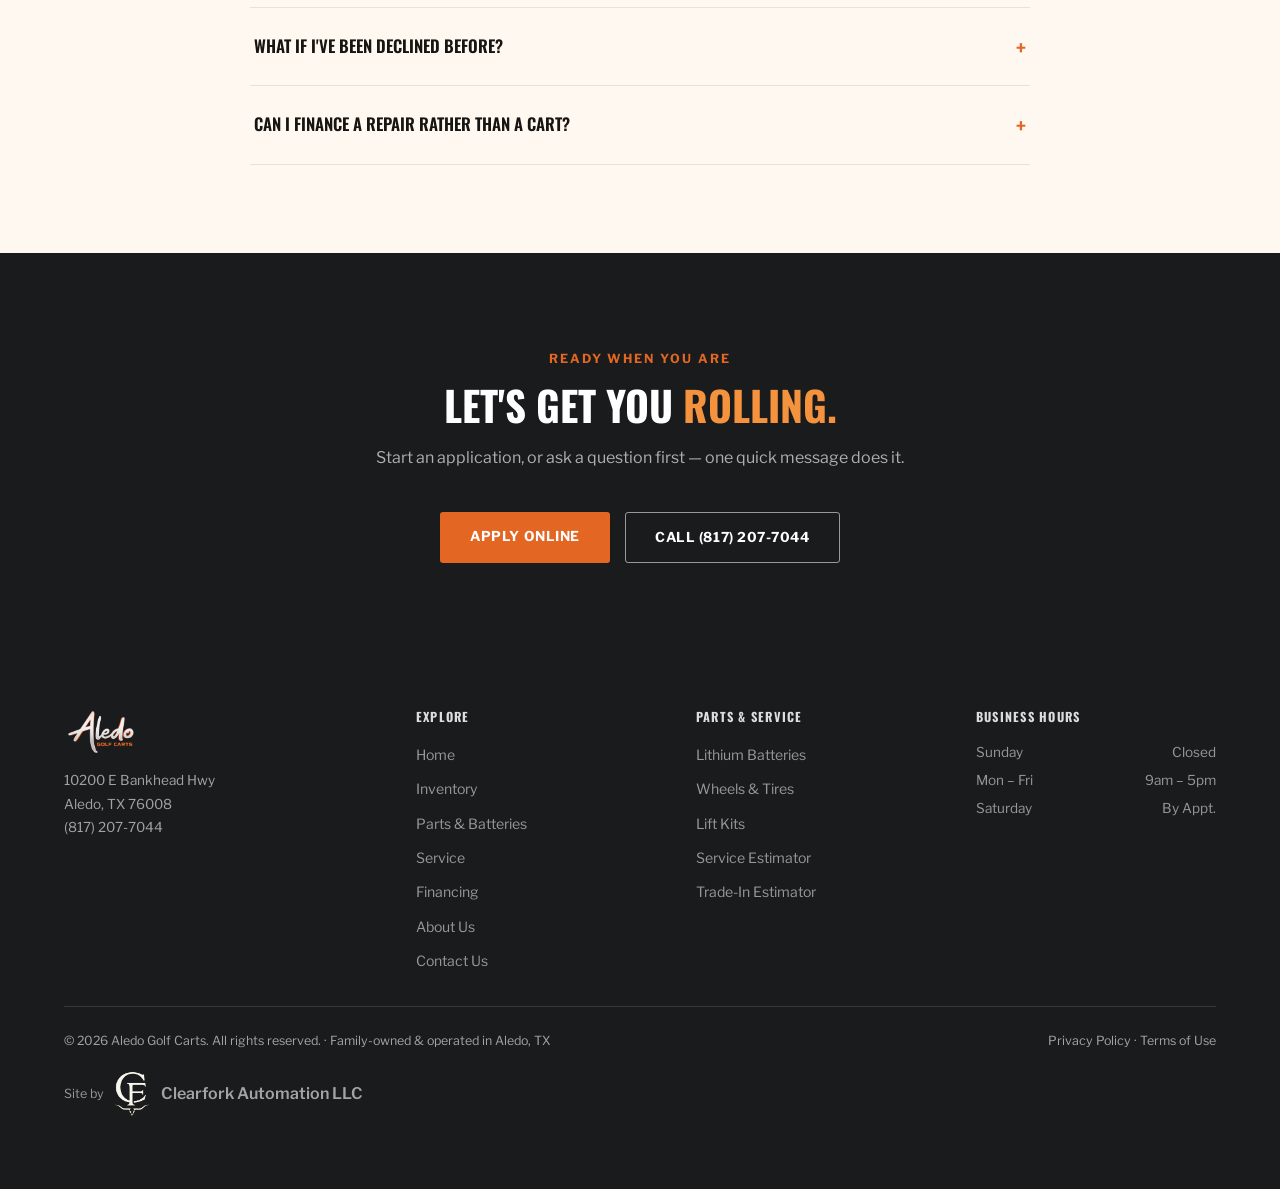
<file: financing.html>
<!DOCTYPE html>
<html lang="en">
<head>
<meta charset="UTF-8" />
<meta name="viewport" content="width=device-width, initial-scale=1.0" />
<title>Golf Cart Financing in Aledo, TX | Aledo Golf Carts</title>
<meta name="description" content="Golf cart financing in Aledo, TX on approved credit. Apply online with Sheffield Financial or Dealer Direct, and use our free payment and trade-in calculators first." />
<link rel="canonical" href="https://aledogolfcarts.com/financing.html" />
<meta name="robots" content="index, follow" />
<meta name="theme-color" content="#1A1B1C" />

<meta property="og:type" content="website" />
<meta property="og:title" content="Golf Cart Financing — Aledo Golf Carts" />
<meta property="og:description" content="Golf cart financing in Aledo, TX on approved credit. Apply online with Sheffield Financial or Dealer Direct, and use our free payment and trade-in calculators first." />
<meta property="og:url" content="https://aledogolfcarts.com/financing.html" />
<meta property="og:site_name" content="Aledo Golf Carts" />
<meta property="og:image" content="https://aledogolfcarts.com/assets/og-card.jpg" />
<meta property="og:image:width" content="1200" />
<meta property="og:image:height" content="630" />
<meta property="og:locale" content="en_US" />
<meta name="twitter:card" content="summary_large_image" />
<meta name="twitter:title" content="Golf Cart Financing — Aledo Golf Carts" />
<meta name="twitter:description" content="Golf cart financing in Aledo, TX on approved credit. Apply online with Sheffield Financial or Dealer Direct, and use our free payment and trade-in calculators first." />
<meta name="twitter:image" content="https://aledogolfcarts.com/assets/og-card.jpg" />

<script type="application/ld+json">
{
  "@context": "https://schema.org",
  "@type": "AutoDealer",
  "@id": "https://aledogolfcarts.com/#dealer",
  "name": "Aledo Golf Carts",
  "url": "https://aledogolfcarts.com/",
  "telephone": "+1-817-207-7044",
  "logo": "https://aledogolfcarts.com/assets/logo.png",
  "image": "https://aledogolfcarts.com/assets/og-card.jpg",
  "priceRange": "$$",
  "address": {
    "@type": "PostalAddress",
    "streetAddress": "10200 E Bankhead Hwy",
    "addressLocality": "Aledo",
    "addressRegion": "TX",
    "postalCode": "76008",
    "addressCountry": "US"
  }
}
</script>
<script type="application/ld+json">
{
  "@context": "https://schema.org",
  "@type": "BreadcrumbList",
  "itemListElement": [
    { "@type": "ListItem", "position": 1, "name": "Home", "item": "https://aledogolfcarts.com/" },
    { "@type": "ListItem", "position": 2, "name": "Financing", "item": "https://aledogolfcarts.com/financing.html" }
  ]
}
</script>
<script type="application/ld+json">
{
  "@context": "https://schema.org",
  "@type": "FAQPage",
  "mainEntity": [
    {
      "@type": "Question",
      "name": "How does golf cart financing work?",
      "acceptedAnswer": { "@type": "Answer", "text": "Pick a cart, choose your down payment and term, and we arrange financing on approved credit. Aledo Golf Carts works with two lenders, Sheffield Financial and Dealer Direct, so there is more than one path to an approval. You can apply with either one online in a few minutes. Our free payment calculator shows the estimated monthly payment for any price, rate, and term before you apply." }
    },
    {
      "@type": "Question",
      "name": "Does checking my rate affect my credit score?",
      "acceptedAnswer": { "@type": "Answer", "text": "Prequalifying with Sheffield Financial is a soft credit check and does not affect your credit score. A full application, once you decide to go ahead, is a hard check like any other loan." }
    },
    {
      "@type": "Question",
      "name": "Can I use my old golf cart as a down payment?",
      "acceptedAnswer": { "@type": "Answer", "text": "Yes — trade-ins are welcome and the value goes straight towards your down payment. Our free trade-in estimator gives you an instant ballpark, and we confirm an exact figure when you bring the cart in." }
    },
    {
      "@type": "Question",
      "name": "What financing terms are available?",
      "acceptedAnswer": { "@type": "Answer", "text": "Terms typically run from 24 to 60 months on approved credit. The exact rate and term depend on the lender and your credit approval." }
    }
  ]
}
</script>

<link rel="icon" type="image/png" href="assets/logo.png" />
<link rel="preconnect" href="https://fonts.googleapis.com" />
<link rel="preconnect" href="https://fonts.gstatic.com" crossorigin />
<link href="https://fonts.googleapis.com/css2?family=Oswald:wght@500;600;700&family=Libre+Franklin:wght@400;500;600;700&display=swap" rel="stylesheet" />
<link rel="stylesheet" href="styles.css" />
</head>
<body>
<a class="skip-link" href="#main">Skip to content</a>

<!-- TOPBAR -->
<div class="topbar">
  <a href="tel:+18172077044">📞 (817) 207-7044</a>
  <a href="https://maps.google.com/?q=10200+E+Bankhead+Hwy,+Aledo,+TX+76008" target="_blank" rel="noopener">📍 10200 E Bankhead Hwy | Aledo, TX 76008</a>
</div>

<!-- NAV -->
<nav class="site-nav">
  <a href="index.html" class="nav-logo" aria-label="Aledo Golf Carts home"><img src="assets/logo.png" alt="Aledo Golf Carts" width="99" height="58" /></a>
  <button class="nav-toggle" aria-label="Open menu" aria-expanded="false" aria-controls="nav-menu">
    <span></span><span></span><span></span>
  </button>
  <ul class="nav-links" id="nav-menu">
    <li><a href="index.html">Home</a></li>
    <li><a href="inventory.html">Inventory</a></li>
    <li><a href="parts.html">Parts &amp; Batteries</a></li>
    <li><a href="service.html">Service</a></li>
    <li><a href="financing.html" class="active">Financing</a></li>
    <li><a href="about.html">About Us</a></li>
    <li><a href="contact.html" class="nav-cta">Contact Us</a></li>
  </ul>
</nav>

<ol class="crumbs">
  <li><a href="index.html">Home</a></li>
  <li aria-current="page">Financing</li>
</ol>

<main id="main">
<!-- PAGE HERO -->
<header class="page-hero">
  <span class="section-eyebrow">Financing</span>
  <h1>Drive it home <em>without draining the account.</em></h1>
  <p>Flexible terms on approved credit, explained in plain English. Apply online with either of our lenders in a few minutes — or run the numbers first and see what fits.</p>
  <div class="hero-actions">
    <a href="#apply" class="btn-primary">Apply Online</a>
    <a href="#tools" class="btn-outline">Estimate a Payment</a>
  </div>
</header>

<!-- LENDERS / APPLY -->
<section id="apply">
  <span class="section-eyebrow">Apply Online</span>
  <h2 class="section-title">Two lenders. Two chances at a yes.</h2>
  <p class="section-intro">Both applications are theirs, not ours, and both arrive tagged to Aledo Golf Carts so nothing gets lost. If one lender declines, we can try the other — you are not stuck with a single answer.</p>

  <!-- ── Why these go straight out to the lender ──
       Every step between a ready-to-buy customer and the application
       form is somewhere they drop out. Both buttons therefore open the
       lender's own form directly, carrying our dealer number, rather
       than routing through a contact form we then re-key by hand. -->
  <div class="acc-grid" style="margin-top:2.6rem;">
    <div class="acc-card fade-up">
      <div class="acc-body">
        <h3>Sheffield Financial</h3>
        <p>Prequalify in a few minutes and see what you qualify for before you commit. Checking your rate is a <strong>soft credit check — it will not affect your score</strong>.</p>
        <p style="margin-top:1rem;">
          <a class="btn-primary" href="https://prequalify.sheffieldfinancial.com/Apply/Landing?source=web&amp;dealer=56815" target="_blank" rel="noopener">Get Prequalified Online</a>
        </p>
      </div>
    </div>
    <div class="acc-card fade-up">
      <div class="acc-body">
        <h3>Dealer Direct</h3>
        <p>A second lender for buyers who fit their program better. Their application opens straight from here — fill it in yourself and it lands with us attached.</p>
        <p style="margin-top:1rem;">
          <a class="btn-primary" id="dealer-direct-apply" href="contact.html" target="_blank" rel="noopener">Apply With Dealer Direct</a>
        </p>
      </div>
    </div>
  </div>

  <p style="font-size:0.85rem;color:var(--gray);margin-top:1.4rem;max-width:62ch;">All financing is on approved credit. Rates, terms, and approval are set by the lender, not by us — we will always tell you exactly what came back.</p>
</section>

<!-- HOW IT WORKS -->
<section class="section-alt">
  <span class="section-eyebrow">How It Works</span>
  <h2 class="section-title">Three steps, no surprises at the counter.</h2>

  <div class="seating-grid">
    <div class="seat-card fade-up">
      <span class="seat-number">1</span>
      <h3>Pick Your Cart</h3>
      <p>Browse the <a href="inventory.html" style="color:var(--orange);">live inventory</a> or tell us what you're after — we can often source specific models.</p>
    </div>
    <div class="seat-card fade-up">
      <span class="seat-number">2</span>
      <h3>Run the Numbers</h3>
      <p>Use the <a href="#tools" style="color:var(--orange);" onclick="openTool('finance')">payment calculator</a> below to find a monthly payment that fits before you apply.</p>
    </div>
    <div class="seat-card fade-up">
      <span class="seat-number">3</span>
      <h3>Get Approved &amp; Drive</h3>
      <p><a href="#apply" style="color:var(--orange);">Apply online</a> in a few minutes, or <a href="contact.html" style="color:var(--orange);">reach out</a> and we'll handle it. Most approvals come back fast.</p>
    </div>
  </div>

  <div class="about-values" style="max-width:640px;margin-top:2.5rem;">
    <div class="value-item"><span class="value-check">✓</span>Terms from 24 to 60 months on approved credit</div>
    <div class="value-item"><span class="value-check">✓</span>Trade-ins welcome — your current cart can be your down payment</div>
    <div class="value-item"><span class="value-check">✓</span>Transparent numbers up front, never a surprise fee at signing</div>
  </div>
</section>

<!-- TOOLS -->
<section id="tools">
  <span class="section-eyebrow">Try It Yourself</span>
  <h2 class="section-title">Answers before you even apply.</h2>
  <p class="section-intro">Two quick calculators to help you plan — right here on the page, no waiting on a callback.</p>

  <div class="tool-tabs">
    <button class="tool-tab active" data-tab="finance">Payment Calculator</button>
    <button class="tool-tab" data-tab="tradein">Trade-In Estimator</button>
  </div>

  <!-- PAYMENT CALCULATOR -->
  <div class="tool-panel active" id="panel-finance">
    <div class="tool-form">
      <div class="field">
        <label for="fi-price">Cart Price ($)</label>
        <input type="number" id="fi-price" value="12995" min="0" step="100" />
      </div>
      <div class="field">
        <label for="fi-down">Down Payment ($)</label>
        <input type="number" id="fi-down" value="1500" min="0" step="100" />
      </div>
      <div class="field">
        <label for="fi-apr">Estimated APR: <span id="fi-apr-val" style="color:var(--orange);font-weight:700;">9.9%</span></label>
        <div class="field-range">
          <input type="range" id="fi-apr" min="0" max="24" step="0.1" value="9.9" />
        </div>
      </div>
      <div class="field">
        <label for="fi-term">Loan Term</label>
        <select id="fi-term">
          <option value="24">24 months</option>
          <option value="36">36 months</option>
          <option value="48" selected>48 months</option>
          <option value="60">60 months</option>
        </select>
      </div>
    </div>

    <div class="tool-result">
      <span class="tr-label">Estimated Monthly Payment</span>
      <div class="tr-value" id="fi-output">$249 / mo</div>
      <div class="tr-breakdown" id="fi-breakdown"></div>
      <p class="tr-note">Illustrative estimate only — actual rate and terms depend on credit approval and lender.</p>
      <div class="bot-actions">
        <a href="#apply" class="bot-btn-primary">Apply Online</a>
      </div>
    </div>
  </div>

  <!-- TRADE-IN ESTIMATOR -->
  <div class="tool-panel" id="panel-tradein">
    <div class="tool-form">
      <div class="field-row">
        <div class="field">
          <label for="ti-seats">Seating Capacity</label>
          <select id="ti-seats">
            <option value="2">2 Passenger</option>
            <option value="4" selected>4 Passenger</option>
            <option value="6">6 Passenger</option>
          </select>
        </div>
        <div class="field">
          <label for="ti-year">Model Year</label>
          <input type="number" id="ti-year" value="2022" min="1995" max="2026" />
        </div>
      </div>
      <div class="field-row">
        <div class="field">
          <label for="ti-battery">Battery Type</label>
          <select id="ti-battery">
            <option value="lead">Lead-Acid</option>
            <option value="lithium">Lithium</option>
            <option value="gas">Gas</option>
            <option value="unknown">Not Sure</option>
          </select>
        </div>
        <div class="field">
          <label for="ti-condition">Overall Condition</label>
          <select id="ti-condition">
            <option value="1">Excellent</option>
            <option value="0.85" selected>Good</option>
            <option value="0.65">Fair</option>
            <option value="0.4">Needs Work</option>
          </select>
        </div>
      </div>
      <div class="field">
        <label>Upgrades &amp; Extras</label>
        <div class="checkbox-grid">
          <label class="checkbox-item"><input type="checkbox" class="ti-upgrade" value="400" /> Lift Kit <span class="ci-price">+$400</span></label>
          <label class="checkbox-item"><input type="checkbox" class="ti-upgrade" value="250" /> New Tires / Wheels <span class="ci-price">+$250</span></label>
          <label class="checkbox-item"><input type="checkbox" class="ti-upgrade" value="300" /> Custom Seats / Upholstery <span class="ci-price">+$300</span></label>
          <label class="checkbox-item"><input type="checkbox" class="ti-upgrade" value="150" /> Sound System <span class="ci-price">+$150</span></label>
          <label class="checkbox-item"><input type="checkbox" class="ti-upgrade" value="200" /> Extended / Custom Roof <span class="ci-price">+$200</span></label>
        </div>
      </div>
    </div>

    <div class="tool-result">
      <span class="tr-label">Estimated Trade-In Value</span>
      <div class="tr-value" id="ti-output">$4,750 – $5,800</div>
      <div class="tr-breakdown" id="ti-breakdown"></div>
      <p class="tr-note">Estimate only, based on typical resale trends. Bring your cart in and we'll confirm an exact trade-in value on the spot.</p>
      <div class="bot-actions">
        <a href="contact.html" class="bot-btn-primary">Get an Exact Quote</a>
      </div>
    </div>
  </div>
</section>

<!-- FAQ -->
<section class="section-alt">
  <div class="section-head-center">
    <span class="section-eyebrow">Financing Questions</span>
    <h2 class="section-title" style="margin-left:auto;margin-right:auto;">Asked all the time.</h2>
  </div>
  <div class="faq" style="margin-top:2rem;">
    <details>
      <summary>How does financing work?</summary>
      <p>Pick a cart, run the <a href="#tools" onclick="openTool('finance')">payment calculator</a> to find a comfortable monthly number, then <a href="#apply">apply online</a> with Sheffield Financial or Dealer Direct. We work with both, so a no from one is not the end of it. Approved-credit terms run 24–60 months, and trade-ins can serve as your down payment.</p>
    </details>
    <details>
      <summary>Will checking my rate hurt my credit?</summary>
      <p>Prequalifying with Sheffield is a soft credit check and does not affect your score. Only a full application — once you have decided to go ahead — is a hard check, the same as any other loan.</p>
    </details>
    <details>
      <summary>Can my old cart be the down payment?</summary>
      <p>Yes. Run it through the <a href="#tools" onclick="openTool('tradein')">trade-in estimator</a> for an instant ballpark, and we'll confirm the exact figure when you bring it by.</p>
    </details>
    <details>
      <summary>What if I've been declined before?</summary>
      <p>Try the other lender. The two run different programs and look at applications differently, which is the whole reason we work with both. It costs you nothing to find out.</p>
    </details>
    <details>
      <summary>Can I finance a repair rather than a cart?</summary>
      <p>Often, yes — larger jobs like a lithium conversion can go through the same lenders. Tell us what the cart needs on the <a href="service.html#request">service page</a> and we'll let you know.</p>
    </details>
  </div>
</section>

<!-- CTA -->
<section class="contact-dark">
  <span class="section-eyebrow">Ready When You Are</span>
  <h2 class="section-title">Let's get you <em style="color:var(--orange-2);font-style:normal;">rolling.</em></h2>
  <p class="contact-sub">Start an application, or ask a question first — one quick message does it.</p>
  <div style="display:flex;gap:0.9rem;justify-content:center;flex-wrap:wrap;">
    <a href="#apply" class="btn-primary">Apply Online</a>
    <a href="tel:+18172077044" class="btn-outline">Call (817) 207-7044</a>
  </div>
</section>
</main>

<!-- FOOTER -->
<footer>
  <div class="footer-grid">
    <div class="footer-col">
      <div class="footer-logo"><img src="assets/logo.png" alt="Aledo Golf Carts" width="86" height="50" loading="lazy" /></div>
      <p style="font-size:0.85rem;line-height:1.7;max-width:32ch;">10200 E Bankhead Hwy<br />Aledo, TX 76008<br />(817) 207-7044</p>
    </div>
    <div class="footer-col">
      <h4>Explore</h4>
      <ul>
        <li><a href="index.html">Home</a></li>
        <li><a href="inventory.html">Inventory</a></li>
        <li><a href="parts.html">Parts &amp; Batteries</a></li>
        <li><a href="service.html">Service</a></li>
        <li><a href="financing.html">Financing</a></li>
        <li><a href="about.html">About Us</a></li>
        <li><a href="contact.html">Contact Us</a></li>
      </ul>
    </div>
    <div class="footer-col">
      <h4>Parts &amp; Service</h4>
      <ul>
        <li><a href="parts.html#batteries">Lithium Batteries</a></li>
        <li><a href="parts.html#accessories">Wheels &amp; Tires</a></li>
        <li><a href="parts.html#accessories">Lift Kits</a></li>
        <li><a href="service.html#estimator">Service Estimator</a></li>
        <li><a href="financing.html?tool=tradein#tools">Trade-In Estimator</a></li>
      </ul>
    </div>
    <div class="footer-col">
      <h4>Business Hours</h4>
      <div class="footer-hours"><span>Sunday</span><span>Closed</span></div>
      <div class="footer-hours"><span>Mon – Fri</span><span>9am – 5pm</span></div>
      <div class="footer-hours"><span>Saturday</span><span>By Appt.</span></div>
    </div>
  </div>
  <div class="footer-bottom">
    <span>© <span id="footer-year">2026</span> Aledo Golf Carts. All rights reserved. · Family-owned &amp; operated in Aledo, TX</span>
    <span><a href="privacy.html">Privacy Policy</a> · <a href="terms.html">Terms of Use</a></span>
    <div class="footer-credit-row">
      <span class="footer-credit-label">Site by</span>
      <a class="footer-credit" href="https://clearforkautomation.com" target="_blank" rel="noopener"><img src="assets/clearfork-logo.png" alt="" />Clearfork Automation LLC</a>
    </div>
  </div>
</footer>

<script src="site.js" defer></script>
<script>
  /* ═══════════════════════════════════════════════════════════
     DEALER DIRECT

     Aledo Golf Carts' dealer number with Dealer Direct. It makes the
     button open their guest application prefilled to this dealership,
     so the customer types their details once, into the lender's own
     form, and it arrives attributed to us:

         https://dealerdirect.apptraker.com/my/guest?dealer=10841
                                                           ▲
                                           this part is the dealer id

     Not a secret — it is a dealer identifier that appears in the
     public URL, the same way the Sheffield number does above.

     If it is ever blanked or mistyped, the button falls back to the
     contact page rather than sending customers to a broken
     application.
     ═══════════════════════════════════════════════════════════ */
  const DEALER_DIRECT_ID = '10841';

  (function () {
    const link = document.getElementById('dealer-direct-apply');
    if (!link || !/^\d+$/.test(DEALER_DIRECT_ID)) return;
    link.href = `https://dealerdirect.apptraker.com/my/guest?dealer=${DEALER_DIRECT_ID}`;
  })();

  /* ───────── TOOL TABS ───────── */
  function openTool(tab) {
    document.querySelectorAll('.tool-tab').forEach(t => t.classList.toggle('active', t.dataset.tab === tab));
    document.querySelectorAll('.tool-panel').forEach(p => p.classList.toggle('active', p.id === 'panel-' + tab));
  }
  document.querySelectorAll('.tool-tab').forEach(t => t.addEventListener('click', () => openTool(t.dataset.tab)));

  /* Honor ?tool=finance / ?tool=tradein links from other pages */
  const toolParam = new URLSearchParams(location.search).get('tool');
  if (toolParam && document.getElementById('panel-' + toolParam)) openTool(toolParam);

  /* ───────── PAYMENT CALCULATOR ───────── */
  function calcFinance() {
    const price = Number(document.getElementById('fi-price').value) || 0;
    const down = Number(document.getElementById('fi-down').value) || 0;
    const apr = Number(document.getElementById('fi-apr').value);
    const term = Number(document.getElementById('fi-term').value);

    document.getElementById('fi-apr-val').textContent = apr.toFixed(1) + '%';

    const principal = Math.max(0, price - down);
    const r = (apr / 100) / 12;
    let monthly;
    if (r === 0) {
      monthly = principal / term;
    } else {
      monthly = principal * (r * Math.pow(1 + r, term)) / (Math.pow(1 + r, term) - 1);
    }
    const totalPaid = monthly * term;
    const totalInterest = totalPaid - principal;

    document.getElementById('fi-output').textContent = `$${monthly.toFixed(0)} / mo`;
    document.getElementById('fi-breakdown').innerHTML = `
      <div class="tr-row"><span>Amount financed</span><strong>$${principal.toLocaleString(undefined,{maximumFractionDigits:0})}</strong></div>
      <div class="tr-row"><span>Total of ${term} payments</span><strong>$${totalPaid.toLocaleString(undefined,{maximumFractionDigits:0})}</strong></div>
      <div class="tr-row"><span>Estimated total interest</span><strong>$${totalInterest.toLocaleString(undefined,{maximumFractionDigits:0})}</strong></div>
    `;
  }
  ['fi-price','fi-down','fi-apr','fi-term'].forEach(id => document.getElementById(id).addEventListener('input', calcFinance));

  /* A cart's own page links here as ?price=12995, so the answer is
     already on screen when the visitor arrives rather than something
     they have to retype from the listing they just left. */
  const priceParam = Number(new URLSearchParams(location.search).get('price'));
  if (priceParam > 0) document.getElementById('fi-price').value = Math.round(priceParam);

  calcFinance();

  /* ───────── TRADE-IN ESTIMATOR ───────── */
  const seatBase = { 2: 4500, 4: 6300, 6: 8500 };
  const batteryMult = { lead: 1, lithium: 1.25, gas: 0.9, unknown: 0.95 };

  function calcTradeIn() {
    const seats = Number(document.getElementById('ti-seats').value);
    const year = Number(document.getElementById('ti-year').value) || 2022;
    const battery = document.getElementById('ti-battery').value;
    const condition = Number(document.getElementById('ti-condition').value);

    const age = Math.max(0, new Date().getFullYear() - year);
    const ageFactor = Math.max(0.2, 1 - Math.max(0, age - 1) * 0.06);

    let value = seatBase[seats] * ageFactor * batteryMult[battery] * condition;

    let upgradeTotal = 0;
    document.querySelectorAll('.ti-upgrade:checked').forEach(cb => upgradeTotal += Number(cb.value));
    value += upgradeTotal;

    const low = Math.round((value * 0.9) / 50) * 50;
    const high = Math.round((value * 1.1) / 50) * 50;

    document.getElementById('ti-output').textContent = `$${low.toLocaleString()} – $${high.toLocaleString()}`;
    document.getElementById('ti-breakdown').innerHTML = `
      <div class="tr-row"><span>Base value (${seats}-passenger, ${age} yrs old)</span><strong>$${Math.round(seatBase[seats] * ageFactor).toLocaleString()}</strong></div>
      <div class="tr-row"><span>Battery &amp; condition adjustment</span><strong>${battery === 'lithium' ? '+25%' : battery === 'gas' ? '-10%' : ''} ${condition < 1 ? `×${condition}` : ''}</strong></div>
      <div class="tr-row"><span>Upgrades &amp; extras</span><strong>+$${upgradeTotal.toLocaleString()}</strong></div>
    `;
  }
  ['ti-seats','ti-year','ti-battery','ti-condition'].forEach(id => document.getElementById(id).addEventListener('input', calcTradeIn));
  document.querySelectorAll('.ti-upgrade').forEach(cb => cb.addEventListener('change', calcTradeIn));
  calcTradeIn();
</script>
</body>
</html>
</file>
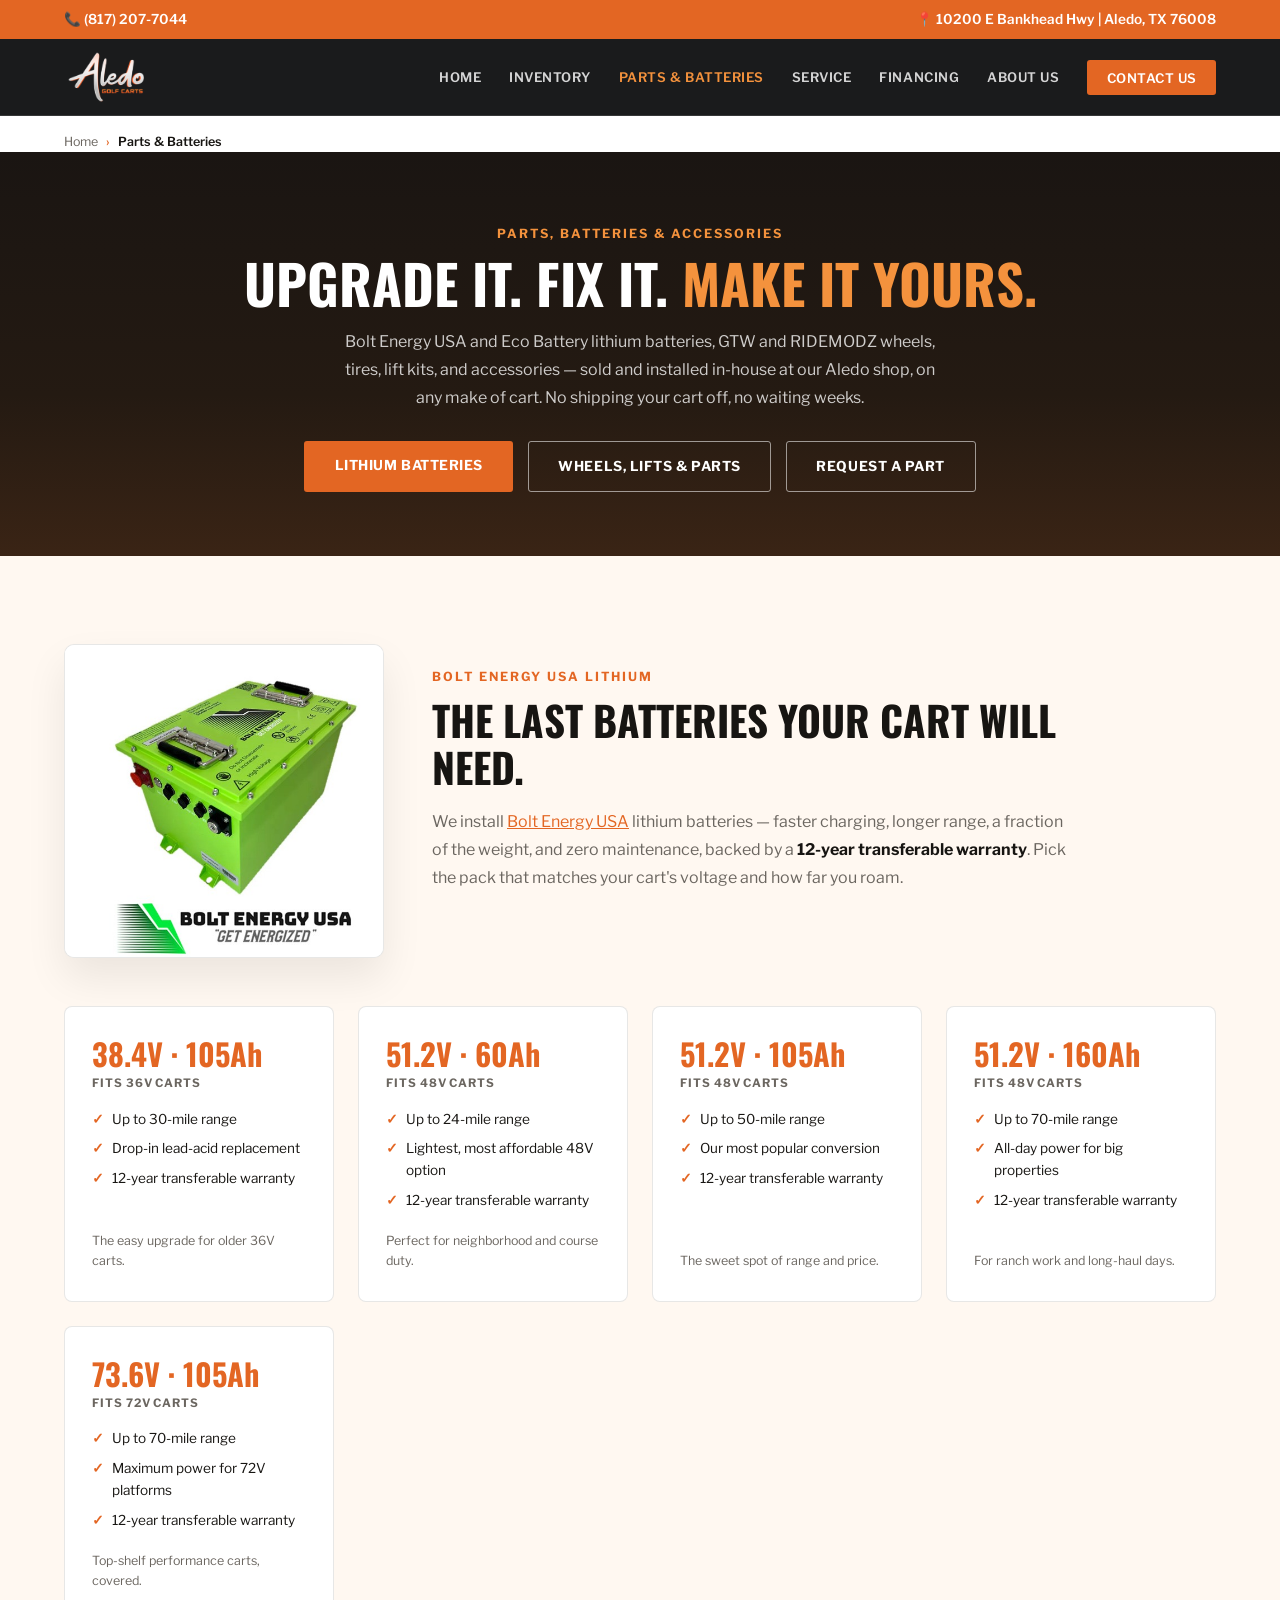
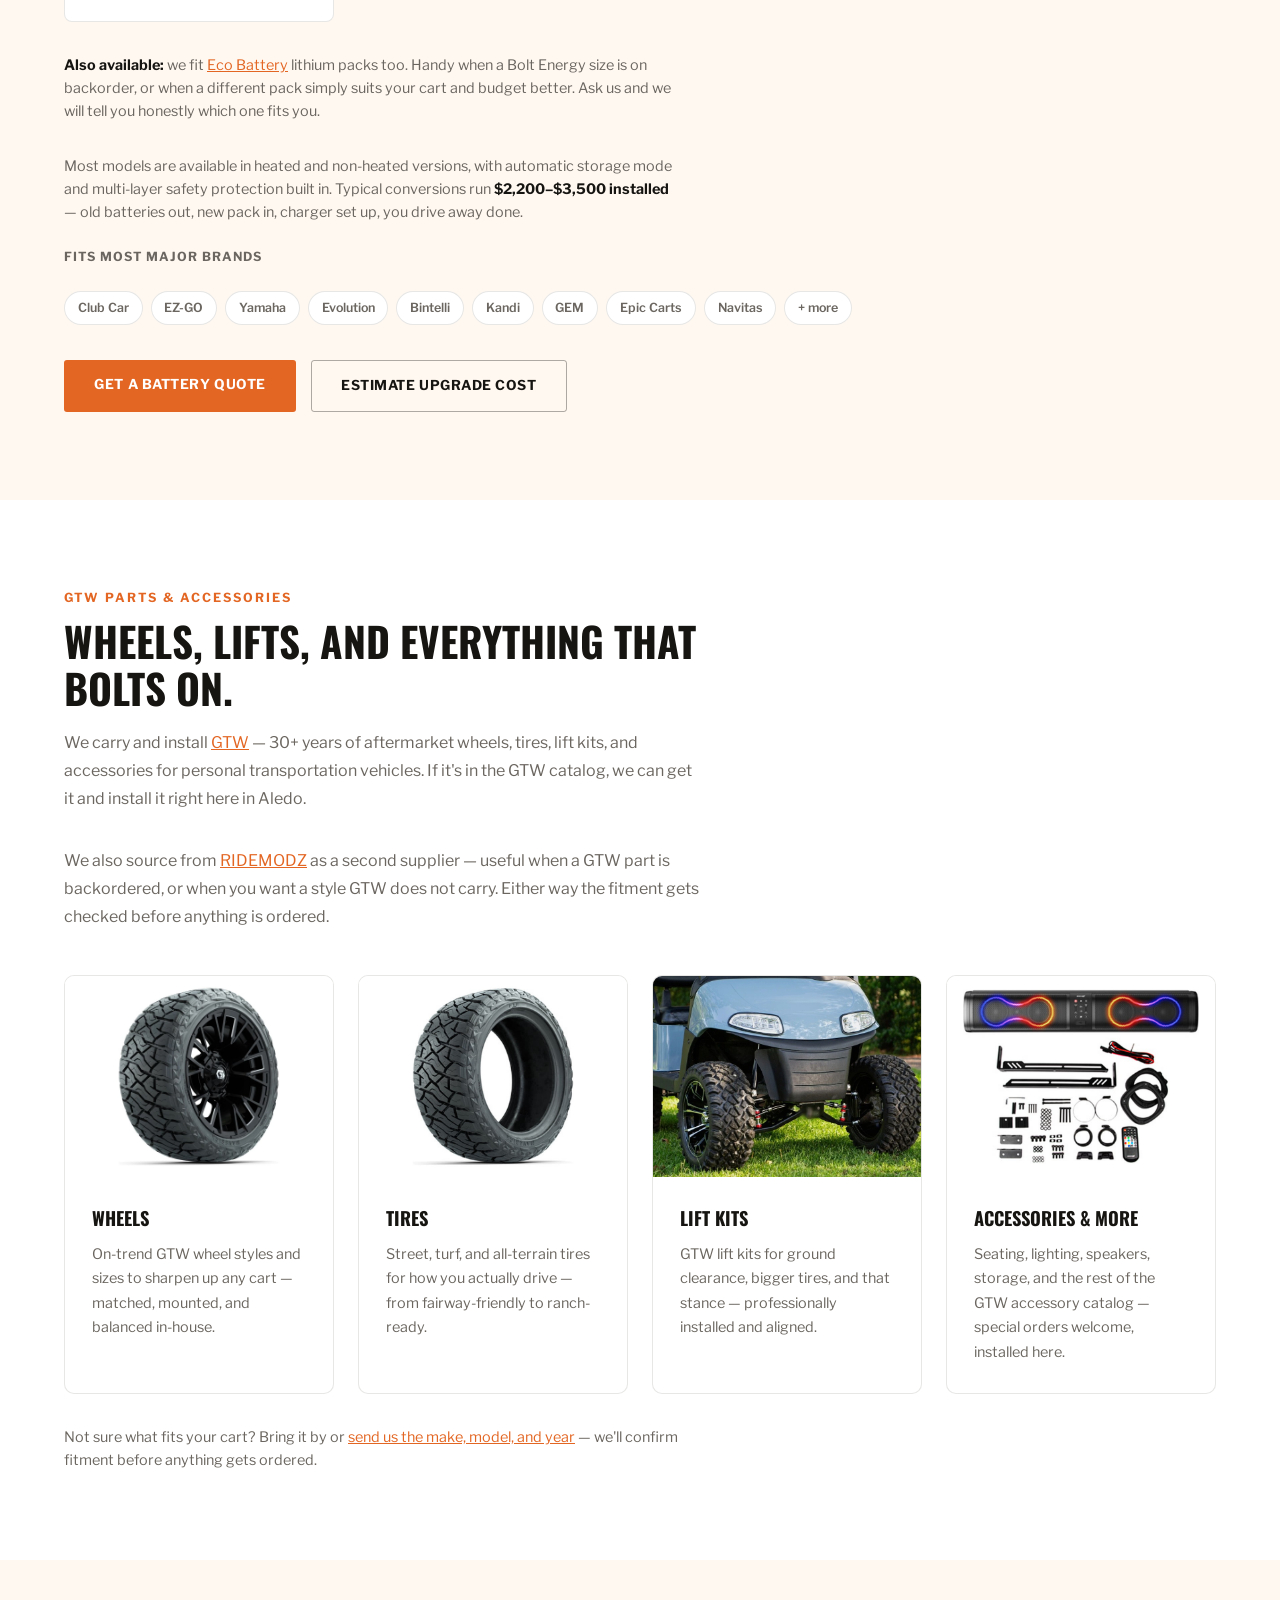
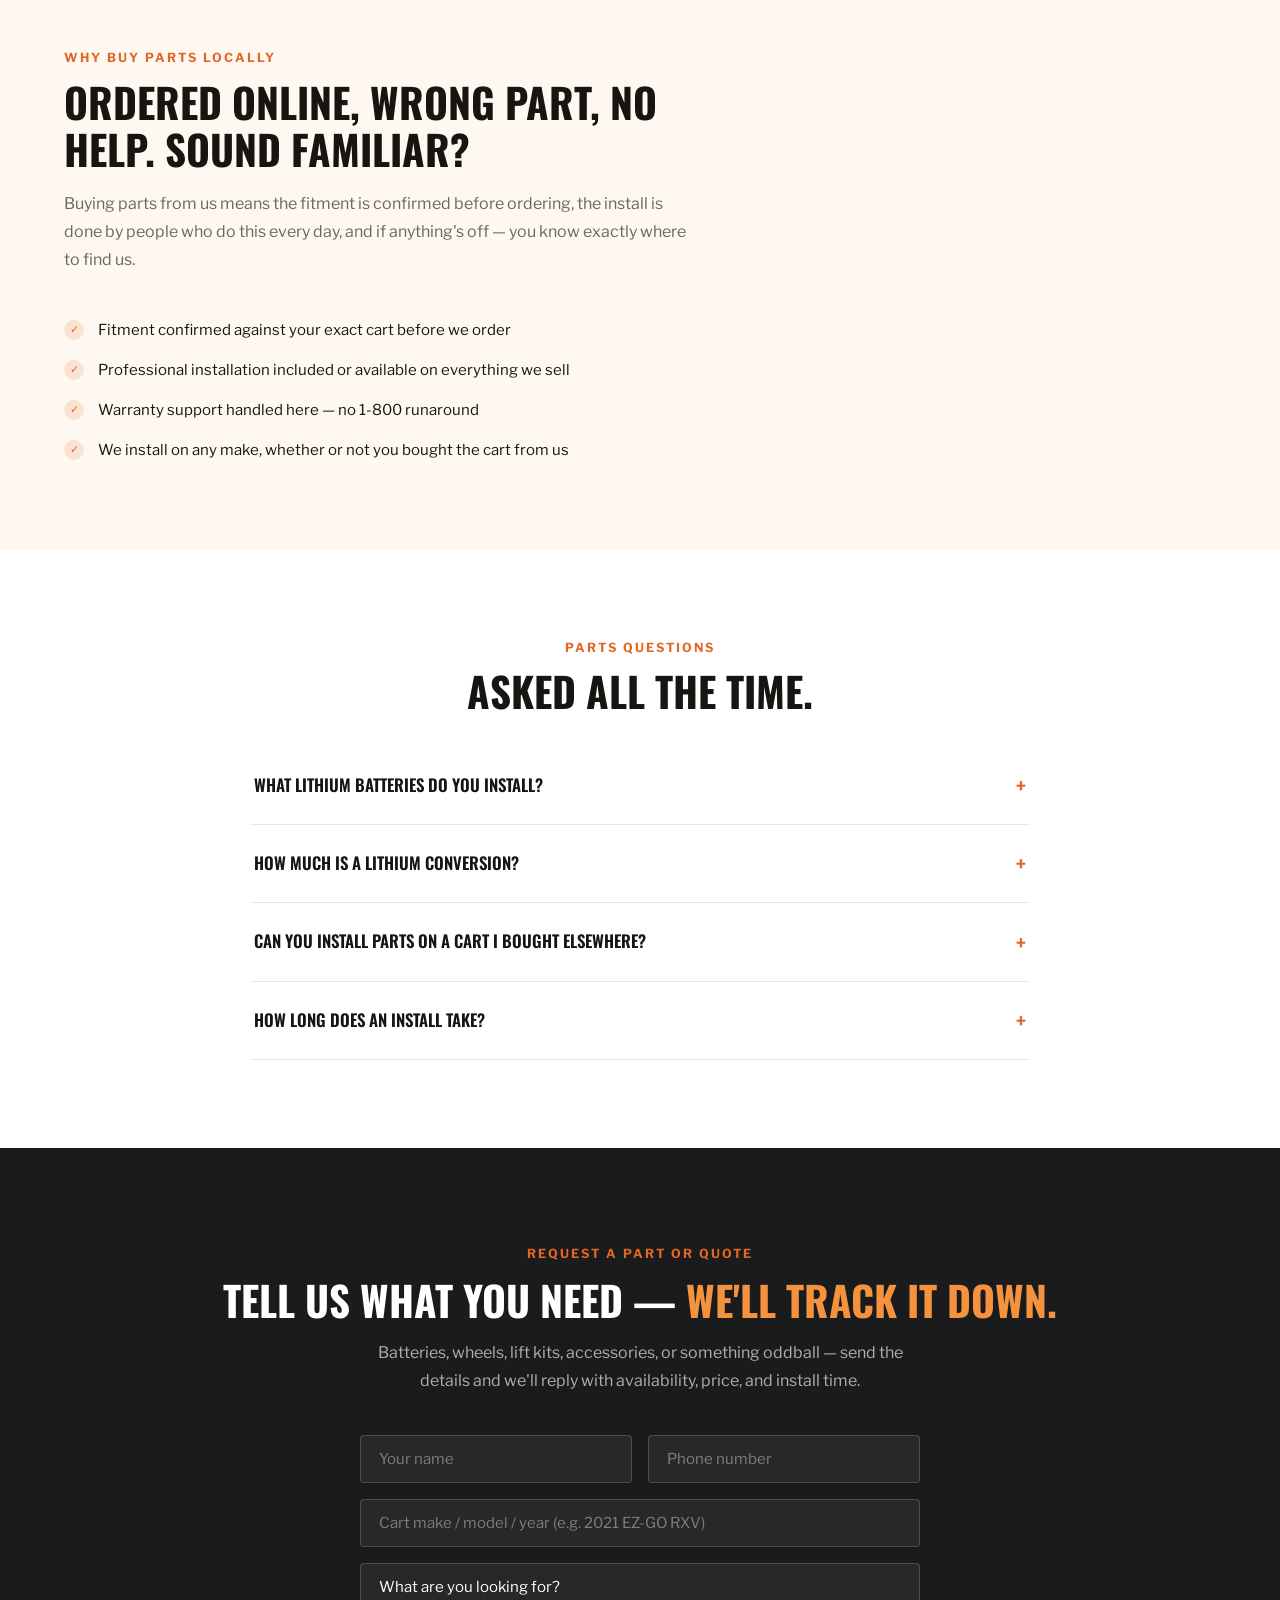
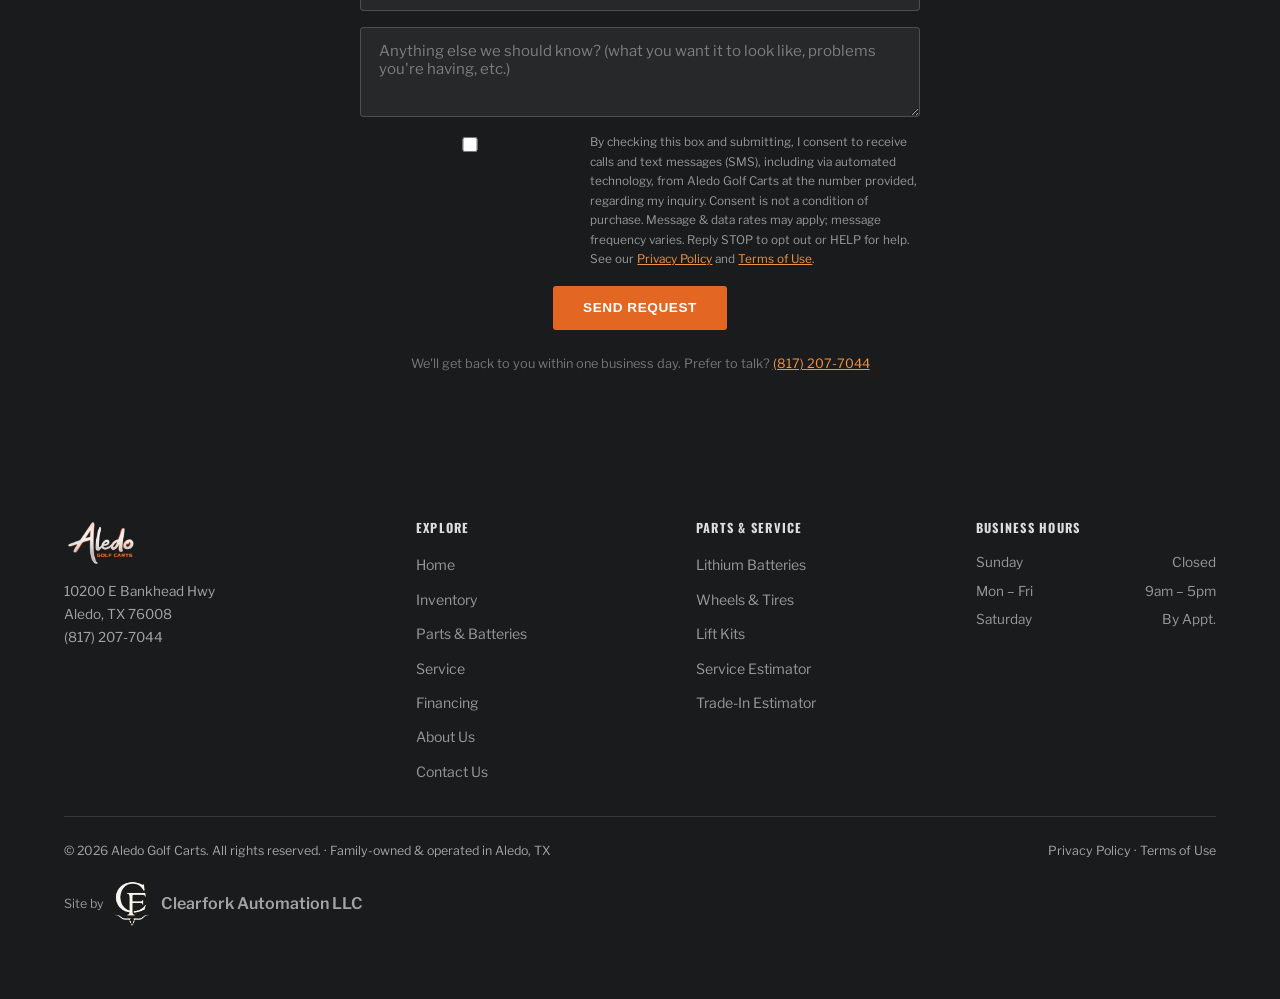
<file: parts.html>
<!DOCTYPE html>
<html lang="en">
<head>
<meta charset="UTF-8" />
<meta name="viewport" content="width=device-width, initial-scale=1.0" />
<title>Golf Cart Parts & Lithium Batteries | Aledo, TX</title>
<meta name="description" content="Lithium battery conversions, wheels, tires, lift kits, and accessories for golf carts in Aledo, TX. Installed in our shop. Ask for a quote." />
<link rel="canonical" href="https://aledogolfcarts.com/parts.html" />
<meta name="robots" content="index, follow" />
<meta name="theme-color" content="#1A1B1C" />

<meta property="og:type" content="website" />
<meta property="og:title" content="Golf Cart Parts, Lithium Batteries &amp; Accessories — Aledo Golf Carts" />
<meta property="og:description" content="Lithium battery conversions, wheels, tires, lift kits, and accessories for golf carts in Aledo, TX. Installed in our shop. Ask for a quote." />
<meta property="og:url" content="https://aledogolfcarts.com/parts.html" />
<meta property="og:site_name" content="Aledo Golf Carts" />
<meta property="og:image" content="https://aledogolfcarts.com/assets/og-card.jpg" />
<meta property="og:image:width" content="1200" />
<meta property="og:image:height" content="630" />
<meta property="og:locale" content="en_US" />
<meta name="twitter:card" content="summary_large_image" />
<meta name="twitter:title" content="Golf Cart Parts, Lithium Batteries &amp; Accessories — Aledo Golf Carts" />
<meta name="twitter:description" content="Lithium battery conversions, wheels, tires, lift kits, and accessories for golf carts in Aledo, TX. Installed in our shop. Ask for a quote." />
<meta name="twitter:image" content="https://aledogolfcarts.com/assets/og-card.jpg" />

<script type="application/ld+json">
{
  "@context": "https://schema.org",
  "@type": "AutoDealer",
  "@id": "https://aledogolfcarts.com/#dealer",
  "name": "Aledo Golf Carts",
  "url": "https://aledogolfcarts.com/",
  "telephone": "+1-817-207-7044",
  "logo": "https://aledogolfcarts.com/assets/logo.png",
  "image": "https://aledogolfcarts.com/assets/og-card.jpg",
  "priceRange": "$$",
  "address": {
    "@type": "PostalAddress",
    "streetAddress": "10200 E Bankhead Hwy",
    "addressLocality": "Aledo",
    "addressRegion": "TX",
    "postalCode": "76008",
    "addressCountry": "US"
  }
}
</script>
<script type="application/ld+json">
{
  "@context": "https://schema.org",
  "@type": "BreadcrumbList",
  "itemListElement": [
    { "@type": "ListItem", "position": 1, "name": "Home", "item": "https://aledogolfcarts.com/" },
    { "@type": "ListItem", "position": 2, "name": "Parts & Batteries", "item": "https://aledogolfcarts.com/parts.html" }
  ]
}
</script>
<script type="application/ld+json">
{
  "@context": "https://schema.org",
  "@type": "FAQPage",
  "mainEntity": [
    {
      "@type": "Question",
      "name": "What lithium batteries do you install?",
      "acceptedAnswer": { "@type": "Answer", "text": "We install Bolt Energy USA lithium golf cart batteries — models for 36V, 48V, and 72V carts with ranges from 24 to 70+ miles per charge, backed by a 12-year transferable warranty. We also fit Eco Battery lithium packs as a second option. They fit most major brands including Club Car, EZ-GO, Yamaha, Evolution, and more." }
    },
    {
      "@type": "Question",
      "name": "How much does a lithium battery conversion cost?",
      "acceptedAnswer": { "@type": "Answer", "text": "Most lithium conversions at Aledo Golf Carts run $2,200–$3,500 installed, depending on the battery model and your cart. That includes removal of the old batteries, installation, and setup — you drive away done." }
    },
    {
      "@type": "Question",
      "name": "What golf cart parts and accessories do you carry?",
      "acceptedAnswer": { "@type": "Answer", "text": "We carry and install GTW wheels, tires, lift kits, and accessories, and source from RIDEMODZ as a second supplier. If it's in either catalog, we can order it and install it in-house — wheels and tires, lift kits, seating, lighting, and more." }
    },
    {
      "@type": "Question",
      "name": "Can I have parts installed on a cart I bought somewhere else?",
      "acceptedAnswer": { "@type": "Answer", "text": "Absolutely. We install parts, batteries, and accessories on most makes and models regardless of where you bought the cart." }
    }
  ]
}
</script>

<link rel="icon" type="image/png" href="assets/logo.png" />
<link rel="preconnect" href="https://fonts.googleapis.com" />
<link rel="preconnect" href="https://fonts.gstatic.com" crossorigin />
<link href="https://fonts.googleapis.com/css2?family=Oswald:wght@500;600;700&family=Libre+Franklin:wght@400;500;600;700&display=swap" rel="stylesheet" />
<link rel="stylesheet" href="styles.css" />
</head>
<body>
<a class="skip-link" href="#main">Skip to content</a>

<!-- TOPBAR -->
<div class="topbar">
  <a href="tel:+18172077044">📞 (817) 207-7044</a>
  <a href="https://maps.google.com/?q=10200+E+Bankhead+Hwy,+Aledo,+TX+76008" target="_blank" rel="noopener">📍 10200 E Bankhead Hwy | Aledo, TX 76008</a>
</div>

<!-- NAV -->
<nav class="site-nav">
  <a href="index.html" class="nav-logo" aria-label="Aledo Golf Carts home"><img src="assets/logo.png" alt="Aledo Golf Carts" width="99" height="58" /></a>
  <button class="nav-toggle" aria-label="Open menu" aria-expanded="false" aria-controls="nav-menu">
    <span></span><span></span><span></span>
  </button>
  <ul class="nav-links" id="nav-menu">
    <li><a href="index.html">Home</a></li>
    <li><a href="inventory.html">Inventory</a></li>
    <li><a href="parts.html" class="active">Parts &amp; Batteries</a></li>
    <li><a href="service.html">Service</a></li>
    <li><a href="financing.html">Financing</a></li>
    <li><a href="about.html">About Us</a></li>
    <li><a href="contact.html" class="nav-cta">Contact Us</a></li>
  </ul>
</nav>

<ol class="crumbs">
  <li><a href="index.html">Home</a></li>
  <li aria-current="page">Parts &amp; Batteries</li>
</ol>

<main id="main">
<!-- PAGE HERO -->
<header class="page-hero">
  <span class="section-eyebrow">Parts, Batteries &amp; Accessories</span>
  <h1>Upgrade it. Fix it. <em>Make it yours.</em></h1>
  <p>Bolt Energy USA and Eco Battery lithium batteries, GTW and RIDEMODZ wheels, tires, lift kits, and accessories — sold and installed in-house at our Aledo shop, on any make of cart. No shipping your cart off, no waiting weeks.</p>
  <div class="hero-actions">
    <a href="#batteries" class="btn-primary">Lithium Batteries</a>
    <a href="#accessories" class="btn-outline">Wheels, Lifts &amp; Parts</a>
    <a href="#part-request" class="btn-outline">Request a Part</a>
  </div>
</header>

<!-- LITHIUM BATTERIES -->
<section id="batteries" class="section-alt">
  <div class="battery-feature">
    <div class="battery-photo fade-up">
      <img src="assets/battery-bolt-energy.jpg" alt="Bolt Energy USA lithium golf cart battery" loading="lazy" width="569" height="558" />
    </div>
    <div>
      <span class="section-eyebrow">Bolt Energy USA Lithium</span>
      <h2 class="section-title">The last batteries your cart will need.</h2>
      <p class="section-intro">We install <a href="https://boltenergyusa.com/" target="_blank" rel="noopener" style="color:var(--orange);">Bolt Energy USA</a> lithium batteries — faster charging, longer range, a fraction of the weight, and zero maintenance, backed by a <strong style="color:var(--ink);">12-year transferable warranty</strong>. Pick the pack that matches your cart's voltage and how far you roam.</p>
    </div>
  </div>

  <div class="battery-grid">
    <div class="battery-card fade-up">
      <div class="bc-volt">38.4V · 105Ah</div>
      <div class="bc-fit">Fits 36V carts</div>
      <ul>
        <li>Up to 30-mile range</li>
        <li>Drop-in lead-acid replacement</li>
        <li>12-year transferable warranty</li>
      </ul>
      <p class="bc-note">The easy upgrade for older 36V carts.</p>
    </div>
    <div class="battery-card fade-up">
      <div class="bc-volt">51.2V · 60Ah</div>
      <div class="bc-fit">Fits 48V carts</div>
      <ul>
        <li>Up to 24-mile range</li>
        <li>Lightest, most affordable 48V option</li>
        <li>12-year transferable warranty</li>
      </ul>
      <p class="bc-note">Perfect for neighborhood and course duty.</p>
    </div>
    <div class="battery-card fade-up">
      <div class="bc-volt">51.2V · 105Ah</div>
      <div class="bc-fit">Fits 48V carts</div>
      <ul>
        <li>Up to 50-mile range</li>
        <li>Our most popular conversion</li>
        <li>12-year transferable warranty</li>
      </ul>
      <p class="bc-note">The sweet spot of range and price.</p>
    </div>
    <div class="battery-card fade-up">
      <div class="bc-volt">51.2V · 160Ah</div>
      <div class="bc-fit">Fits 48V carts</div>
      <ul>
        <li>Up to 70-mile range</li>
        <li>All-day power for big properties</li>
        <li>12-year transferable warranty</li>
      </ul>
      <p class="bc-note">For ranch work and long-haul days.</p>
    </div>
    <div class="battery-card fade-up">
      <div class="bc-volt">73.6V · 105Ah</div>
      <div class="bc-fit">Fits 72V carts</div>
      <ul>
        <li>Up to 70-mile range</li>
        <li>Maximum power for 72V platforms</li>
        <li>12-year transferable warranty</li>
      </ul>
      <p class="bc-note">Top-shelf performance carts, covered.</p>
    </div>
  </div>

  <p style="font-size:0.9rem;color:var(--gray);margin-top:2rem;max-width:62ch;"><strong style="color:var(--ink);">Also available:</strong> we fit <a href="https://ecobattery.com/" target="_blank" rel="noopener" style="color:var(--orange);">Eco Battery</a> lithium packs too. Handy when a Bolt Energy size is on backorder, or when a different pack simply suits your cart and budget better. Ask us and we will tell you honestly which one fits you.</p>

  <p style="font-size:0.9rem;color:var(--gray);margin-top:2rem;max-width:62ch;">Most models are available in heated and non-heated versions, with automatic storage mode and multi-layer safety protection built in. Typical conversions run <strong style="color:var(--ink);">$2,200–$3,500 installed</strong> — old batteries out, new pack in, charger set up, you drive away done.</p>

  <div style="margin-top:1.2rem;">
    <span style="font-size:0.78rem;font-weight:700;text-transform:uppercase;letter-spacing:0.08em;color:var(--gray);">Fits most major brands</span>
    <div class="brand-strip">
      <span>Club Car</span><span>EZ-GO</span><span>Yamaha</span><span>Evolution</span><span>Bintelli</span><span>Kandi</span><span>GEM</span><span>Epic Carts</span><span>Navitas</span><span>+ more</span>
    </div>
  </div>

  <div style="margin-top:2.2rem;display:flex;gap:0.9rem;flex-wrap:wrap;">
    <a href="#part-request" class="btn-primary">Get a Battery Quote</a>
    <a href="service.html#estimator" class="btn-outline-dark">Estimate Upgrade Cost</a>
  </div>
</section>

<!-- GTW PARTS & ACCESSORIES -->
<section id="accessories">
  <span class="section-eyebrow">GTW Parts &amp; Accessories</span>
  <h2 class="section-title">Wheels, lifts, and everything that bolts on.</h2>
  <p class="section-intro">We carry and install <a href="https://www.drivegtw.com/" target="_blank" rel="noopener" style="color:var(--orange);">GTW</a> — 30+ years of aftermarket wheels, tires, lift kits, and accessories for personal transportation vehicles. If it's in the GTW catalog, we can get it and install it right here in Aledo.</p>
  <p class="section-intro" style="margin-top:-0.6rem;">We also source from <a href="https://ridemodz.com/" target="_blank" rel="noopener" style="color:var(--orange);">RIDEMODZ</a> as a second supplier — useful when a GTW part is backordered, or when you want a style GTW does not carry. Either way the fitment gets checked before anything is ordered.</p>

  <div class="acc-grid">
    <div class="acc-card fade-up">
      <div class="acc-photo"><img src="assets/acc-wheels.jpg" alt="Matte black multi-spoke golf cart wheel mounted with an all-terrain tire" loading="lazy" width="1200" height="900" /></div>
      <div class="acc-body">
        <h3>Wheels</h3>
        <p>On-trend GTW wheel styles and sizes to sharpen up any cart — matched, mounted, and balanced in-house.</p>
      </div>
    </div>
    <div class="acc-card fade-up">
      <div class="acc-photo"><img src="assets/acc-tires.jpg" alt="All-terrain golf cart tire showing its tread pattern and sidewall" loading="lazy" width="800" height="600" /></div>
      <div class="acc-body">
        <h3>Tires</h3>
        <p>Street, turf, and all-terrain tires for how you actually drive — from fairway-friendly to ranch-ready.</p>
      </div>
    </div>
    <div class="acc-card fade-up">
      <div class="acc-photo"><img src="assets/acc-lift-kits.jpg" alt="Lifted golf cart with a lift kit installed, big off-road tires" loading="lazy" width="808" height="802" style="object-position: center 62%;" /></div>
      <div class="acc-body">
        <h3>Lift Kits</h3>
        <p>GTW lift kits for ground clearance, bigger tires, and that stance — professionally installed and aligned.</p>
      </div>
    </div>
    <div class="acc-card fade-up">
      <div class="acc-photo"><img src="assets/acc-audio.jpg" alt="Golf cart sound bar with color-changing LED speaker rings, shown with its mounting brackets, wiring and remote" loading="lazy" width="800" height="600" /></div>
      <div class="acc-body">
        <h3>Accessories &amp; More</h3>
        <p>Seating, lighting, speakers, storage, and the rest of the GTW accessory catalog — special orders welcome, installed here.</p>
      </div>
    </div>
  </div>

  <p style="font-size:0.9rem;color:var(--gray);margin-top:2rem;max-width:62ch;">Not sure what fits your cart? Bring it by or <a href="#part-request" style="color:var(--orange);">send us the make, model, and year</a> — we'll confirm fitment before anything gets ordered.</p>
</section>

<!-- WHY BUY LOCAL -->
<section class="section-alt">
  <span class="section-eyebrow">Why Buy Parts Locally</span>
  <h2 class="section-title">Ordered online, wrong part, no help. Sound familiar?</h2>
  <p class="section-intro">Buying parts from us means the fitment is confirmed before ordering, the install is done by people who do this every day, and if anything's off — you know exactly where to find us.</p>
  <div class="about-values" style="max-width:640px;">
    <div class="value-item"><span class="value-check">✓</span>Fitment confirmed against your exact cart before we order</div>
    <div class="value-item"><span class="value-check">✓</span>Professional installation included or available on everything we sell</div>
    <div class="value-item"><span class="value-check">✓</span>Warranty support handled here — no 1-800 runaround</div>
    <div class="value-item"><span class="value-check">✓</span>We install on any make, whether or not you bought the cart from us</div>
  </div>
</section>

<!-- FAQ -->
<section id="faq">
  <div class="section-head-center">
    <span class="section-eyebrow">Parts Questions</span>
    <h2 class="section-title" style="margin-left:auto;margin-right:auto;">Asked all the time.</h2>
  </div>
  <div class="faq" style="margin-top:2rem;">
    <details>
      <summary>What lithium batteries do you install?</summary>
      <p>Bolt Energy USA lithium packs for 36V, 48V, and 72V carts — 24 to 70+ mile ranges, 12-year transferable warranty, compatible with most major brands including Club Car, EZ-GO, Yamaha, and Evolution. We also fit Eco Battery packs when that suits your cart better or a Bolt size is on backorder.</p>
    </details>
    <details>
      <summary>How much is a lithium conversion?</summary>
      <p>Most conversions run $2,200–$3,500 installed depending on the pack and your cart. Try the <a href="service.html#estimator">service estimator</a> for a ballpark, or <a href="#part-request">request a quote</a> with your cart's details for an exact number.</p>
    </details>
    <details>
      <summary>Can you install parts on a cart I bought elsewhere?</summary>
      <p>Absolutely — batteries, wheels, lift kits, and accessories on most makes and models, regardless of where the cart came from.</p>
    </details>
    <details>
      <summary>How long does an install take?</summary>
      <p>Most battery conversions and accessory installs are same-day or next-day once parts are in hand. Special-order GTW parts typically arrive within a week.</p>
    </details>
  </div>
</section>

<!-- PART REQUEST FORM -->
<section id="part-request" class="contact-dark">
  <span class="section-eyebrow">Request a Part or Quote</span>
  <h2 class="section-title">Tell us what you need — <em style="color:var(--orange-2);font-style:normal;">we'll track it down.</em></h2>
  <p class="contact-sub">Batteries, wheels, lift kits, accessories, or something oddball — send the details and we'll reply with availability, price, and install time.</p>

  <form
    class="contact-form"
    name="part-request"
    method="POST"
    action="/thank-you.html"
    data-netlify="true"
    netlify-honeypot="bot-field"
  >
    <input type="hidden" name="form-name" value="part-request" />
    <p hidden><label>Don't fill this out: <input name="bot-field" /></label></p>

    <input type="text" name="name" placeholder="Your name" autocomplete="name" required />
    <input type="tel" name="phone" placeholder="Phone number" autocomplete="tel" required />
    <input type="text" name="cart" placeholder="Cart make / model / year (e.g. 2021 EZ-GO RXV)" required />

    <select name="category" required aria-label="What are you looking for?">
      <option value="">What are you looking for?</option>
      <option value="Lithium battery quote">Lithium battery quote</option>
      <option value="Wheels or tires">Wheels or tires</option>
      <option value="Lift kit">Lift kit</option>
      <option value="Accessories">Accessories (seats, lights, storage…)</option>
      <option value="Other part">Other part or repair</option>
    </select>

    <textarea name="details" placeholder="Anything else we should know? (what you want it to look like, problems you're having, etc.)"></textarea>

    <label class="consent-row">
      <input type="checkbox" name="tcpa_consent" value="Yes" required />
      <span>By checking this box and submitting, I consent to receive calls and text messages (SMS), including via automated technology, from Aledo Golf Carts at the number provided, regarding my inquiry. Consent is not a condition of purchase. Message &amp; data rates may apply; message frequency varies. Reply STOP to opt out or HELP for help. See our <a href="privacy.html">Privacy Policy</a> and <a href="terms.html">Terms of Use</a>.</span>
    </label>

    <button type="submit" class="btn-primary" style="white-space:nowrap;flex-shrink:0;">Send Request</button>
  </form>
  <p class="contact-note">We'll get back to you within one business day. Prefer to talk? <a href="tel:+18172077044" style="color:var(--orange-2);">(817) 207-7044</a></p>
</section>
</main>

<!-- FOOTER -->
<footer>
  <div class="footer-grid">
    <div class="footer-col">
      <div class="footer-logo"><img src="assets/logo.png" alt="Aledo Golf Carts" width="86" height="50" loading="lazy" /></div>
      <p style="font-size:0.85rem;line-height:1.7;max-width:32ch;">10200 E Bankhead Hwy<br />Aledo, TX 76008<br />(817) 207-7044</p>
    </div>
    <div class="footer-col">
      <h4>Explore</h4>
      <ul>
        <li><a href="index.html">Home</a></li>
        <li><a href="inventory.html">Inventory</a></li>
        <li><a href="parts.html">Parts &amp; Batteries</a></li>
        <li><a href="service.html">Service</a></li>
        <li><a href="financing.html">Financing</a></li>
        <li><a href="about.html">About Us</a></li>
        <li><a href="contact.html">Contact Us</a></li>
      </ul>
    </div>
    <div class="footer-col">
      <h4>Parts &amp; Service</h4>
      <ul>
        <li><a href="parts.html#batteries">Lithium Batteries</a></li>
        <li><a href="parts.html#accessories">Wheels &amp; Tires</a></li>
        <li><a href="parts.html#accessories">Lift Kits</a></li>
        <li><a href="service.html#estimator">Service Estimator</a></li>
        <li><a href="financing.html?tool=tradein#tools">Trade-In Estimator</a></li>
      </ul>
    </div>
    <div class="footer-col">
      <h4>Business Hours</h4>
      <div class="footer-hours"><span>Sunday</span><span>Closed</span></div>
      <div class="footer-hours"><span>Mon – Fri</span><span>9am – 5pm</span></div>
      <div class="footer-hours"><span>Saturday</span><span>By Appt.</span></div>
    </div>
  </div>
  <div class="footer-bottom">
    <span>© <span id="footer-year">2026</span> Aledo Golf Carts. All rights reserved. · Family-owned &amp; operated in Aledo, TX</span>
    <span><a href="privacy.html">Privacy Policy</a> · <a href="terms.html">Terms of Use</a></span>
    <div class="footer-credit-row">
      <span class="footer-credit-label">Site by</span>
      <a class="footer-credit" href="https://clearforkautomation.com" target="_blank" rel="noopener"><img src="assets/clearfork-logo.png" alt="" />Clearfork Automation LLC</a>
    </div>
  </div>
</footer>

<script src="site.js" defer></script>
</body>
</html>
</file>
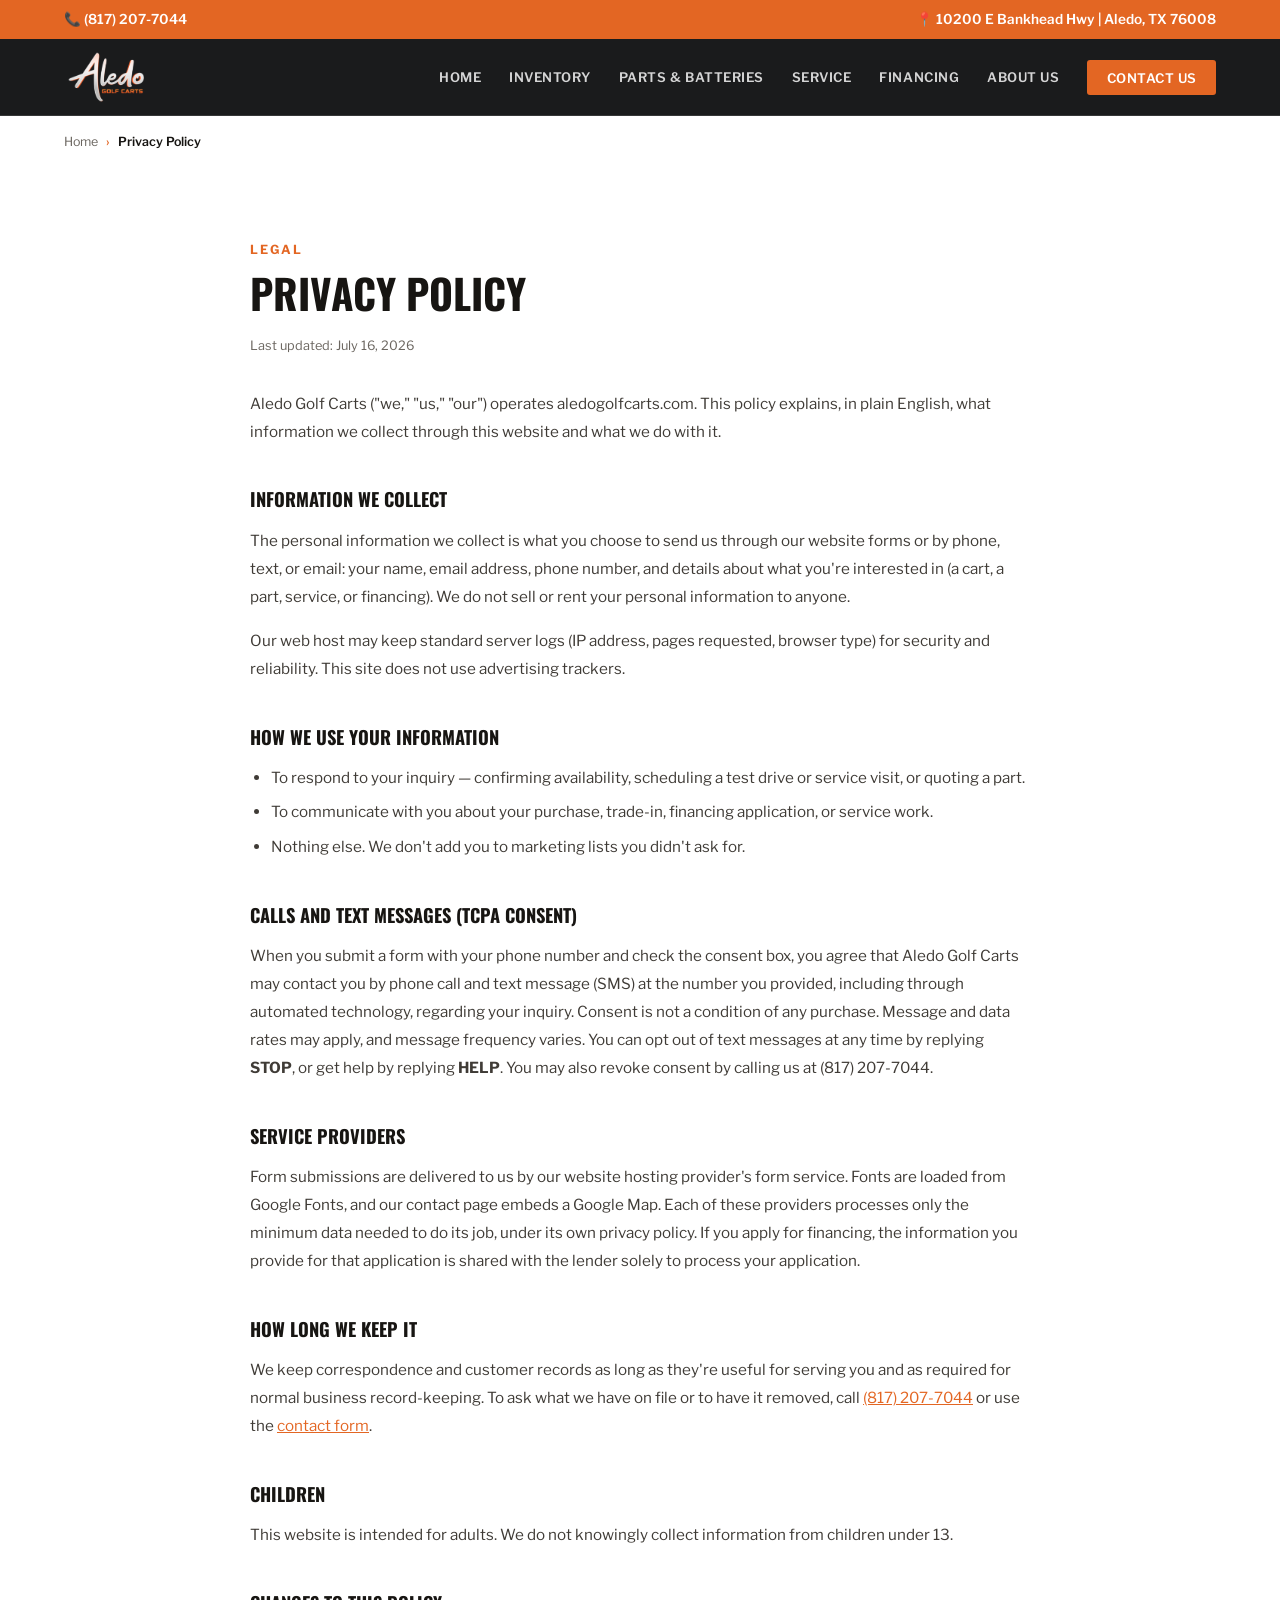
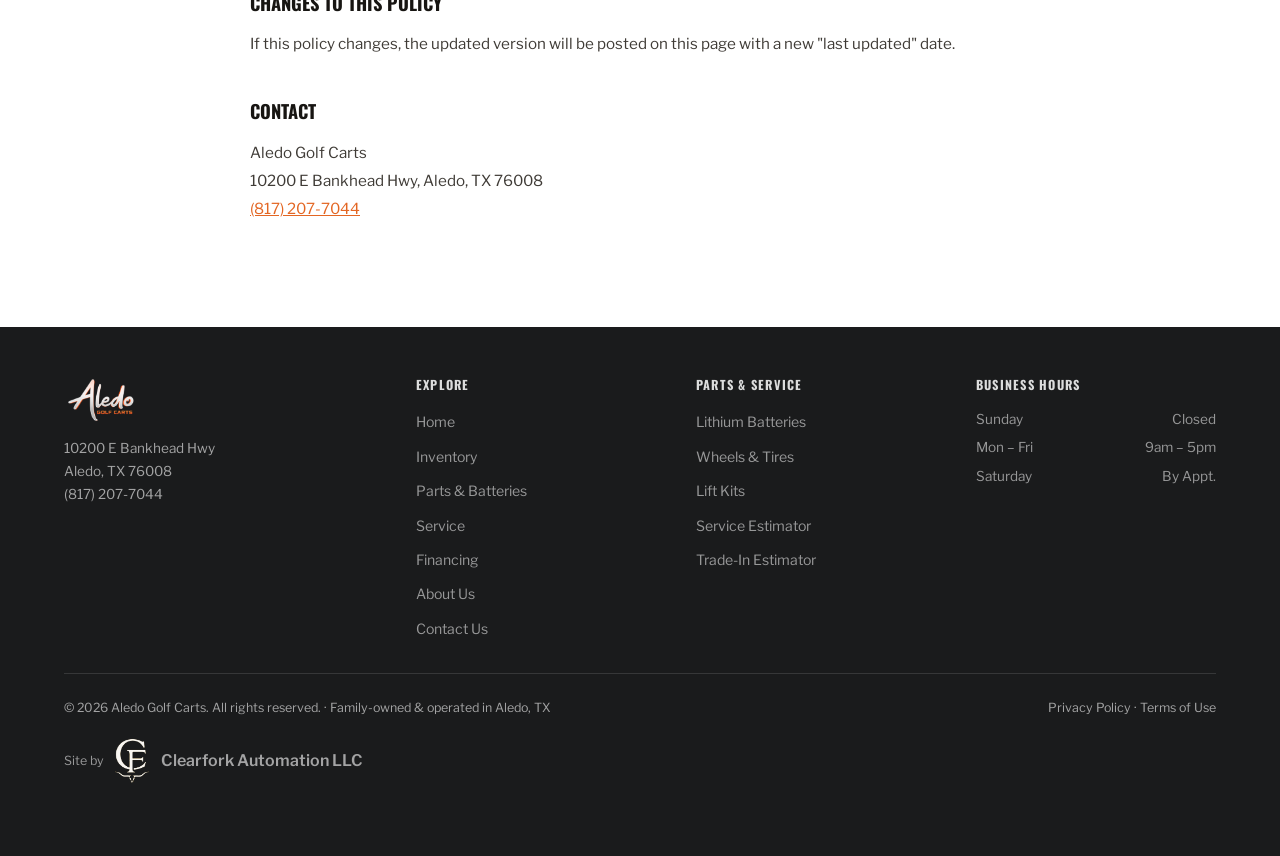
<file: privacy.html>
<!DOCTYPE html>
<html lang="en">
<head>
<meta charset="UTF-8" />
<meta name="viewport" content="width=device-width, initial-scale=1.0" />
<title>Privacy Policy | Aledo Golf Carts</title>
<meta name="description" content="How Aledo Golf Carts collects, uses, and protects information submitted through this website, including text-message consent." />
<link rel="canonical" href="https://aledogolfcarts.com/privacy.html" />
<meta name="robots" content="index, follow" />
<meta name="theme-color" content="#1A1B1C" />

<meta property="og:type" content="website" />
<meta property="og:title" content="Privacy Policy — Aledo Golf Carts" />
<meta property="og:description" content="How Aledo Golf Carts collects, uses, and protects information submitted through this website, including text-message consent." />
<meta property="og:url" content="https://aledogolfcarts.com/privacy.html" />
<meta property="og:site_name" content="Aledo Golf Carts" />
<meta property="og:image" content="https://aledogolfcarts.com/assets/og-card.jpg" />

<script type="application/ld+json">
{
  "@context": "https://schema.org",
  "@type": "BreadcrumbList",
  "itemListElement": [
    { "@type": "ListItem", "position": 1, "name": "Home", "item": "https://aledogolfcarts.com/" },
    { "@type": "ListItem", "position": 2, "name": "Privacy Policy", "item": "https://aledogolfcarts.com/privacy.html" }
  ]
}
</script>

<link rel="icon" type="image/png" href="assets/logo.png" />
<link rel="preconnect" href="https://fonts.googleapis.com" />
<link rel="preconnect" href="https://fonts.gstatic.com" crossorigin />
<link href="https://fonts.googleapis.com/css2?family=Oswald:wght@500;600;700&family=Libre+Franklin:wght@400;500;600;700&display=swap" rel="stylesheet" />
<link rel="stylesheet" href="styles.css" />
</head>
<body>
<a class="skip-link" href="#main">Skip to content</a>

<!-- TOPBAR -->
<div class="topbar">
  <a href="tel:+18172077044">📞 (817) 207-7044</a>
  <a href="https://maps.google.com/?q=10200+E+Bankhead+Hwy,+Aledo,+TX+76008" target="_blank" rel="noopener">📍 10200 E Bankhead Hwy | Aledo, TX 76008</a>
</div>

<!-- NAV -->
<nav class="site-nav">
  <a href="index.html" class="nav-logo" aria-label="Aledo Golf Carts home"><img src="assets/logo.png" alt="Aledo Golf Carts" width="99" height="58" /></a>
  <button class="nav-toggle" aria-label="Open menu" aria-expanded="false" aria-controls="nav-menu">
    <span></span><span></span><span></span>
  </button>
  <ul class="nav-links" id="nav-menu">
    <li><a href="index.html">Home</a></li>
    <li><a href="inventory.html">Inventory</a></li>
    <li><a href="parts.html">Parts &amp; Batteries</a></li>
    <li><a href="service.html">Service</a></li>
    <li><a href="financing.html">Financing</a></li>
    <li><a href="about.html">About Us</a></li>
    <li><a href="contact.html" class="nav-cta">Contact Us</a></li>
  </ul>
</nav>

<ol class="crumbs">
  <li><a href="index.html">Home</a></li>
  <li aria-current="page">Privacy Policy</li>
</ol>

<main id="main">
<section>
  <div class="legal">
    <span class="section-eyebrow">Legal</span>
    <h1 class="section-title">Privacy Policy</h1>
    <p class="legal-updated">Last updated: July 16, 2026</p>

    <p>Aledo Golf Carts ("we," "us," "our") operates aledogolfcarts.com. This policy explains, in plain English, what information we collect through this website and what we do with it.</p>

    <h2>Information we collect</h2>
    <p>The personal information we collect is what you choose to send us through our website forms or by phone, text, or email: your name, email address, phone number, and details about what you're interested in (a cart, a part, service, or financing). We do not sell or rent your personal information to anyone.</p>
    <p>Our web host may keep standard server logs (IP address, pages requested, browser type) for security and reliability. This site does not use advertising trackers.</p>

    <h2>How we use your information</h2>
    <ul>
      <li>To respond to your inquiry — confirming availability, scheduling a test drive or service visit, or quoting a part.</li>
      <li>To communicate with you about your purchase, trade-in, financing application, or service work.</li>
      <li>Nothing else. We don't add you to marketing lists you didn't ask for.</li>
    </ul>

    <h2>Calls and text messages (TCPA consent)</h2>
    <p>When you submit a form with your phone number and check the consent box, you agree that Aledo Golf Carts may contact you by phone call and text message (SMS) at the number you provided, including through automated technology, regarding your inquiry. Consent is not a condition of any purchase. Message and data rates may apply, and message frequency varies. You can opt out of text messages at any time by replying <strong>STOP</strong>, or get help by replying <strong>HELP</strong>. You may also revoke consent by calling us at (817) 207-7044.</p>

    <h2>Service providers</h2>
    <p>Form submissions are delivered to us by our website hosting provider's form service. Fonts are loaded from Google Fonts, and our contact page embeds a Google Map. Each of these providers processes only the minimum data needed to do its job, under its own privacy policy. If you apply for financing, the information you provide for that application is shared with the lender solely to process your application.</p>

    <h2>How long we keep it</h2>
    <p>We keep correspondence and customer records as long as they're useful for serving you and as required for normal business record-keeping. To ask what we have on file or to have it removed, call <a href="tel:+18172077044">(817) 207-7044</a> or use the <a href="contact.html">contact form</a>.</p>

    <h2>Children</h2>
    <p>This website is intended for adults. We do not knowingly collect information from children under 13.</p>

    <h2>Changes to this policy</h2>
    <p>If this policy changes, the updated version will be posted on this page with a new "last updated" date.</p>

    <h2>Contact</h2>
    <p>Aledo Golf Carts<br />10200 E Bankhead Hwy, Aledo, TX 76008<br /><a href="tel:+18172077044">(817) 207-7044</a></p>
  </div>
</section>
</main>

<!-- FOOTER -->
<footer>
  <div class="footer-grid">
    <div class="footer-col">
      <div class="footer-logo"><img src="assets/logo.png" alt="Aledo Golf Carts" width="86" height="50" loading="lazy" /></div>
      <p style="font-size:0.85rem;line-height:1.7;max-width:32ch;">10200 E Bankhead Hwy<br />Aledo, TX 76008<br />(817) 207-7044</p>
    </div>
    <div class="footer-col">
      <h4>Explore</h4>
      <ul>
        <li><a href="index.html">Home</a></li>
        <li><a href="inventory.html">Inventory</a></li>
        <li><a href="parts.html">Parts &amp; Batteries</a></li>
        <li><a href="service.html">Service</a></li>
        <li><a href="financing.html">Financing</a></li>
        <li><a href="about.html">About Us</a></li>
        <li><a href="contact.html">Contact Us</a></li>
      </ul>
    </div>
    <div class="footer-col">
      <h4>Parts &amp; Service</h4>
      <ul>
        <li><a href="parts.html#batteries">Lithium Batteries</a></li>
        <li><a href="parts.html#accessories">Wheels &amp; Tires</a></li>
        <li><a href="parts.html#accessories">Lift Kits</a></li>
        <li><a href="service.html#estimator">Service Estimator</a></li>
        <li><a href="financing.html?tool=tradein#tools">Trade-In Estimator</a></li>
      </ul>
    </div>
    <div class="footer-col">
      <h4>Business Hours</h4>
      <div class="footer-hours"><span>Sunday</span><span>Closed</span></div>
      <div class="footer-hours"><span>Mon – Fri</span><span>9am – 5pm</span></div>
      <div class="footer-hours"><span>Saturday</span><span>By Appt.</span></div>
    </div>
  </div>
  <div class="footer-bottom">
    <span>© <span id="footer-year">2026</span> Aledo Golf Carts. All rights reserved. · Family-owned &amp; operated in Aledo, TX</span>
    <span><a href="privacy.html">Privacy Policy</a> · <a href="terms.html">Terms of Use</a></span>
    <div class="footer-credit-row">
      <span class="footer-credit-label">Site by</span>
      <a class="footer-credit" href="https://clearforkautomation.com" target="_blank" rel="noopener"><img src="assets/clearfork-logo.png" alt="" />Clearfork Automation LLC</a>
    </div>
  </div>
</footer>

<script src="site.js" defer></script>
</body>
</html>
</file>
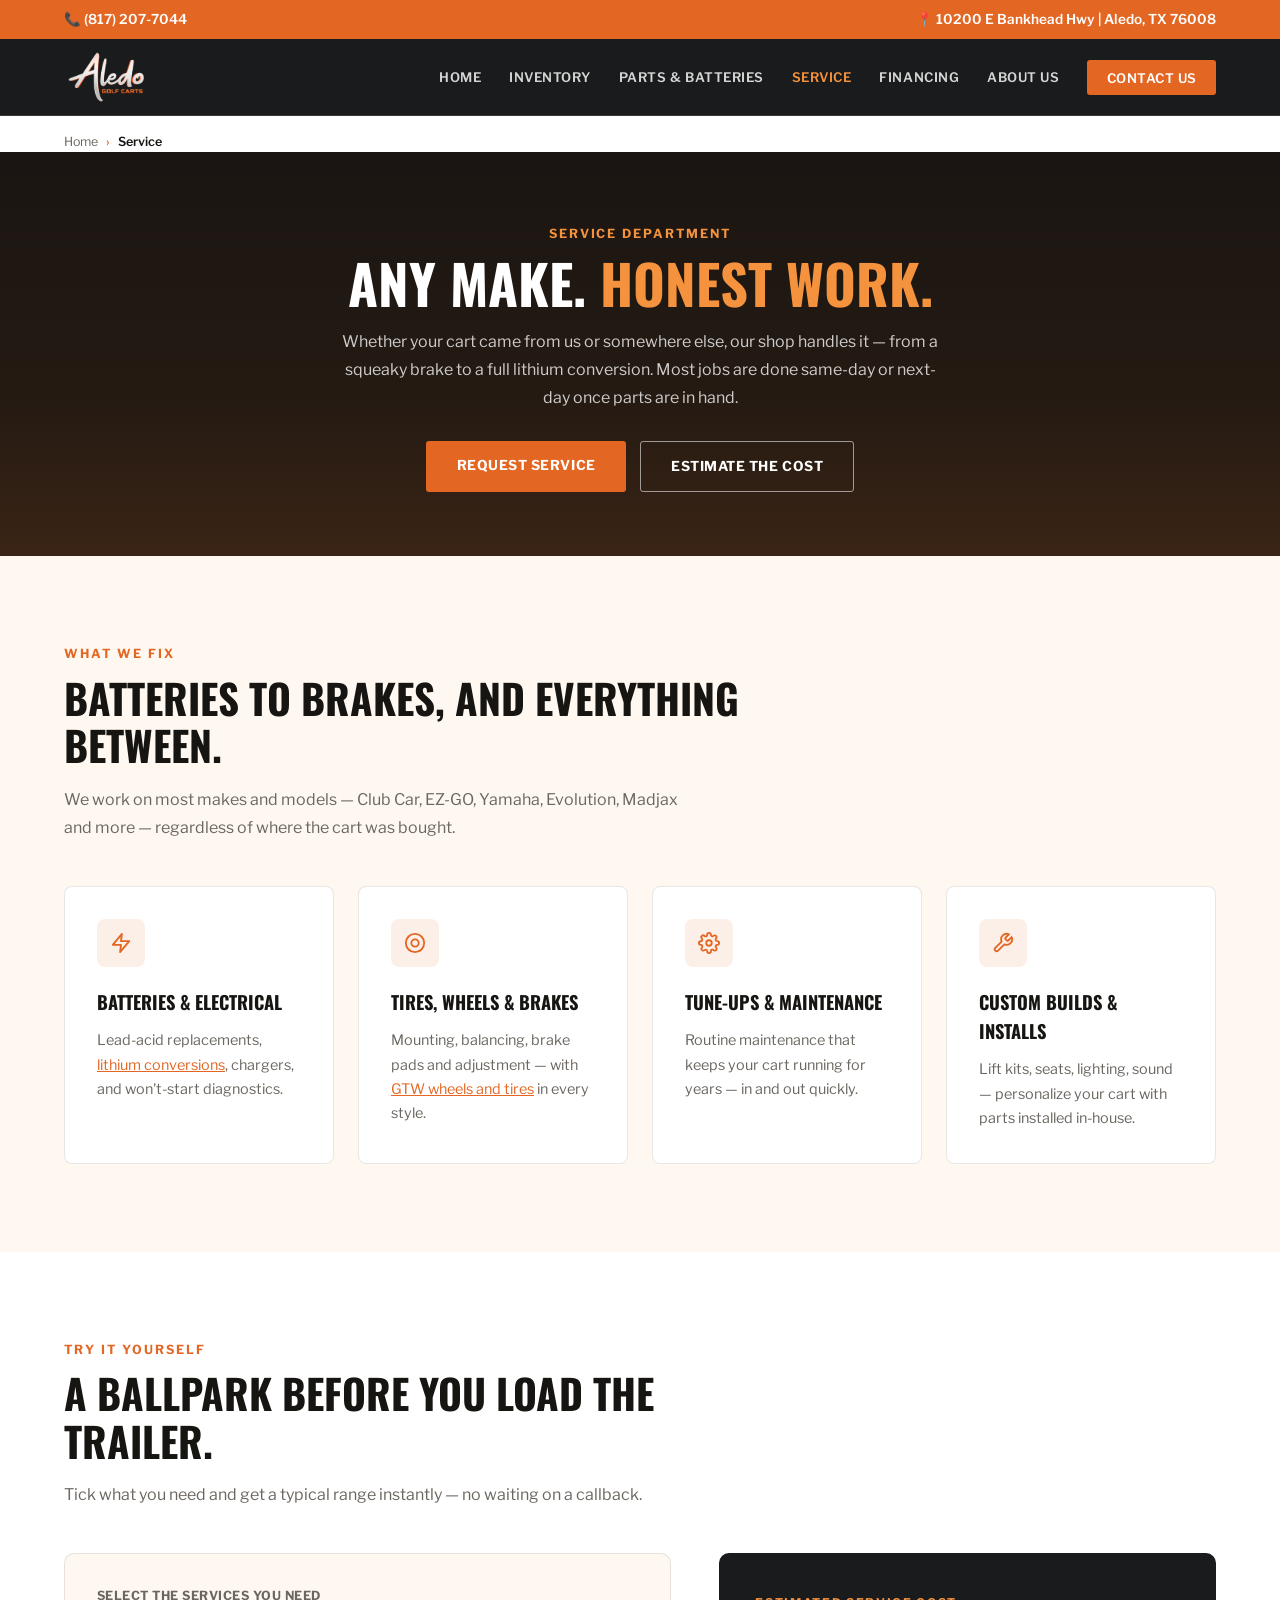
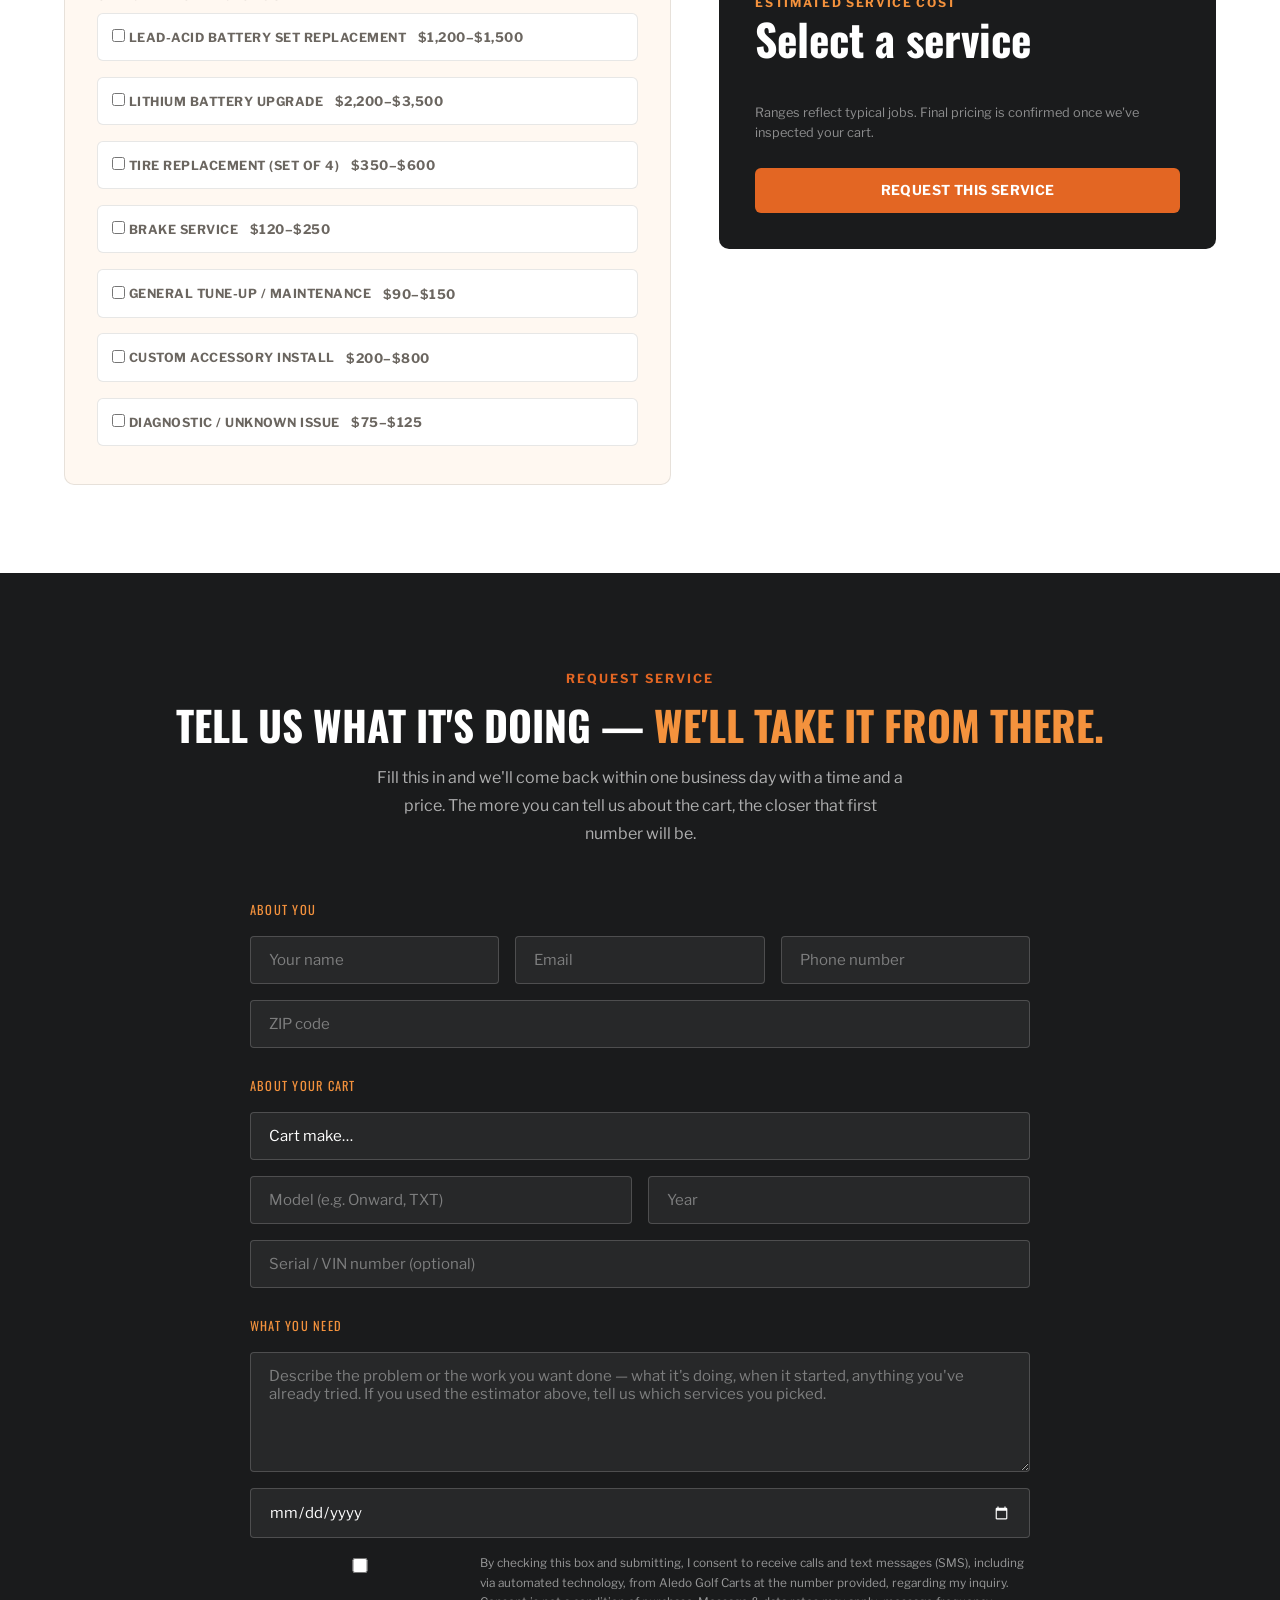
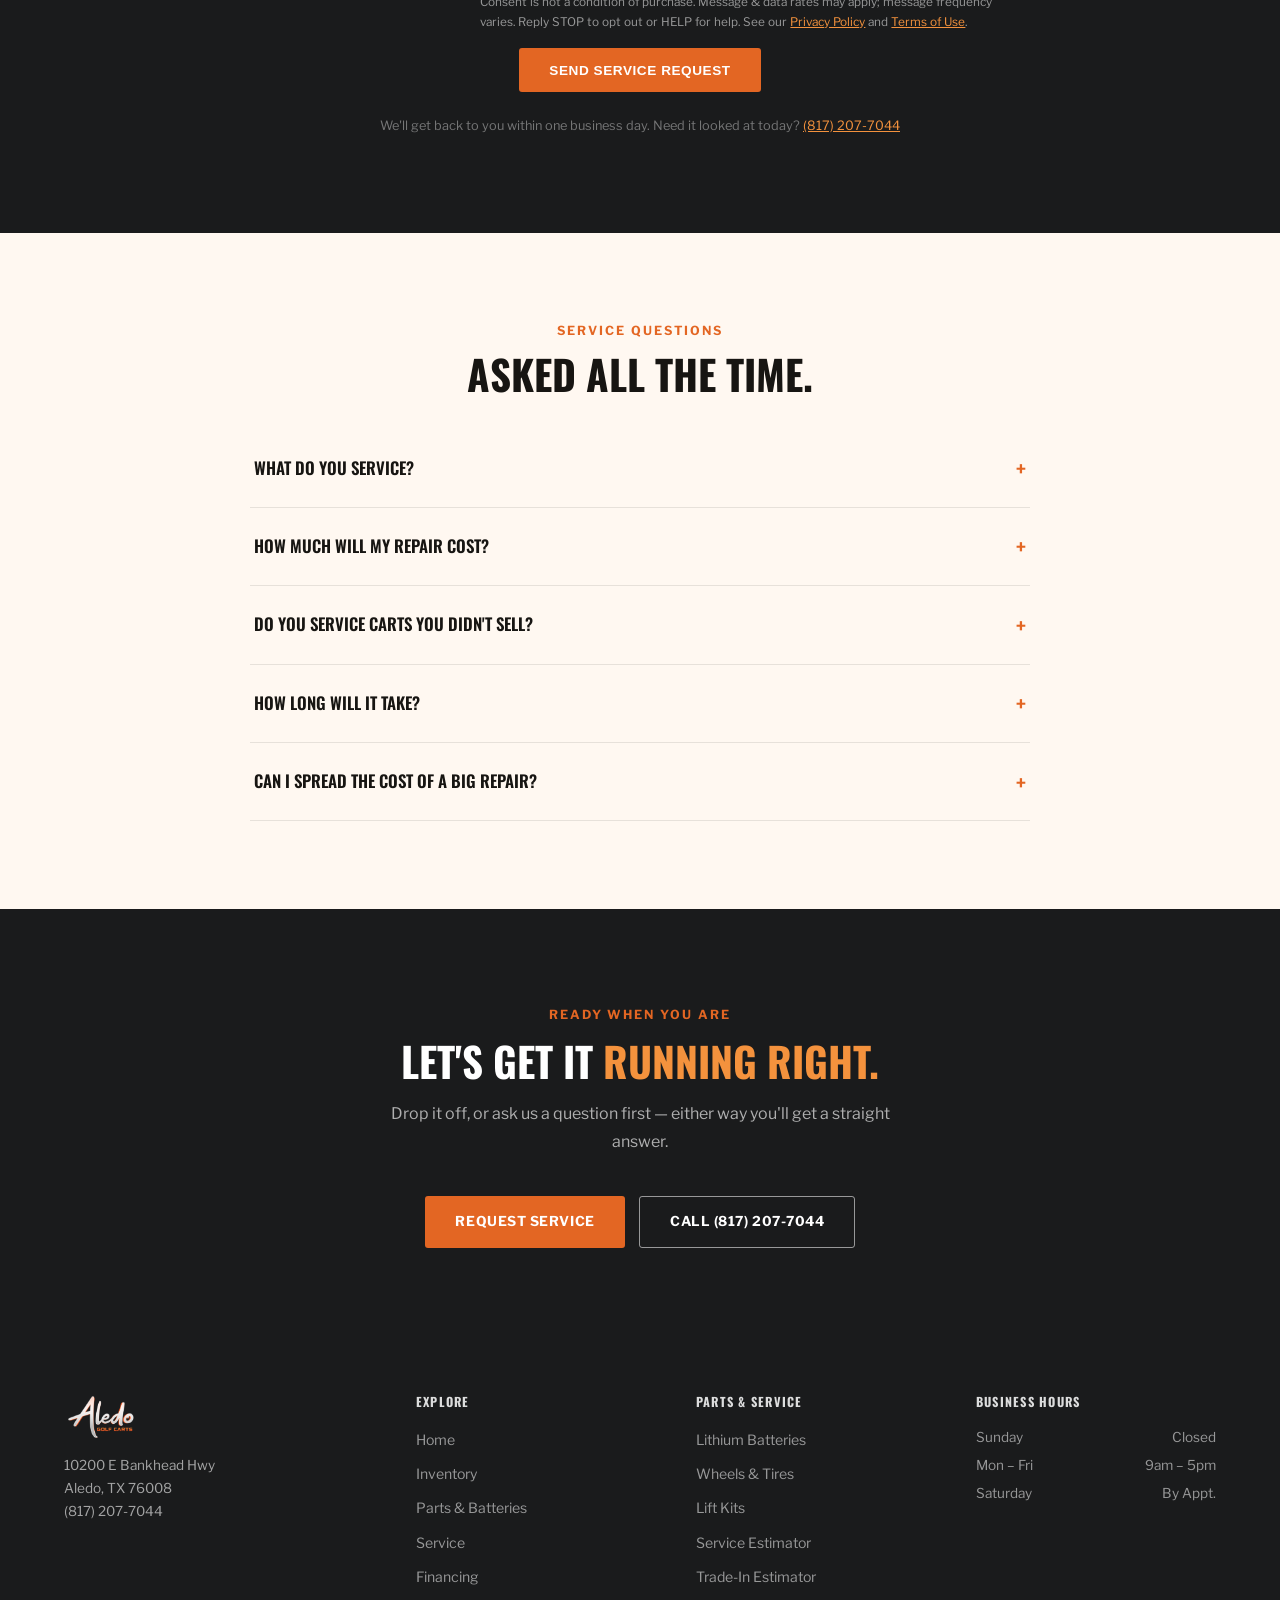
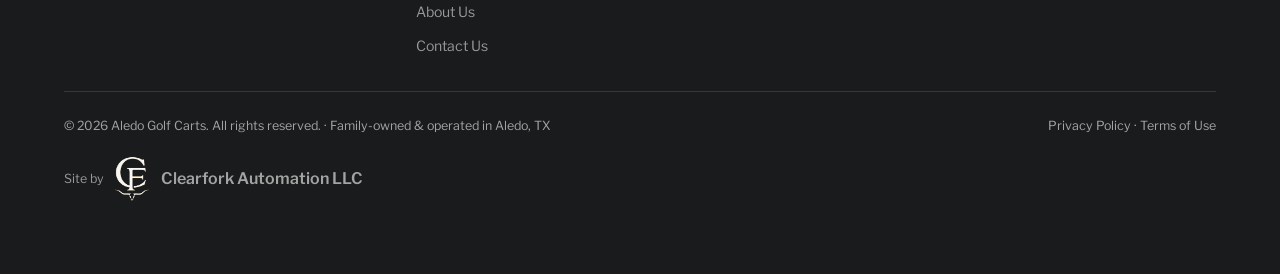
<file: service.html>
<!DOCTYPE html>
<html lang="en">
<head>
<meta charset="UTF-8" />
<meta name="viewport" content="width=device-width, initial-scale=1.0" />
<title>Golf Cart Service &amp; Repair in Aledo, TX | Aledo Golf Carts</title>
<meta name="description" content="Golf cart repair and maintenance in Aledo, TX — batteries, tires, brakes, tune-ups and custom installs on any make. Free cost estimator and an online service request." />
<link rel="canonical" href="https://aledogolfcarts.com/service.html" />
<meta name="robots" content="index, follow" />
<meta name="theme-color" content="#1A1B1C" />

<meta property="og:type" content="website" />
<meta property="og:title" content="Golf Cart Service &amp; Repair — Aledo Golf Carts" />
<meta property="og:description" content="Golf cart repair and maintenance in Aledo, TX — batteries, tires, brakes, tune-ups and custom installs on any make. Free cost estimator and an online service request." />
<meta property="og:url" content="https://aledogolfcarts.com/service.html" />
<meta property="og:site_name" content="Aledo Golf Carts" />
<meta property="og:image" content="https://aledogolfcarts.com/assets/og-card.jpg" />
<meta property="og:image:width" content="1200" />
<meta property="og:image:height" content="630" />
<meta property="og:locale" content="en_US" />
<meta name="twitter:card" content="summary_large_image" />
<meta name="twitter:title" content="Golf Cart Service &amp; Repair — Aledo Golf Carts" />
<meta name="twitter:description" content="Golf cart repair and maintenance in Aledo, TX — batteries, tires, brakes, tune-ups and custom installs on any make. Free cost estimator and an online service request." />
<meta name="twitter:image" content="https://aledogolfcarts.com/assets/og-card.jpg" />

<script type="application/ld+json">
{
  "@context": "https://schema.org",
  "@type": "AutoRepair",
  "@id": "https://aledogolfcarts.com/#service",
  "name": "Aledo Golf Carts — Service Department",
  "url": "https://aledogolfcarts.com/service.html",
  "telephone": "+1-817-207-7044",
  "logo": "https://aledogolfcarts.com/assets/logo.png",
  "image": "https://aledogolfcarts.com/assets/og-card.jpg",
  "priceRange": "$$",
  "parentOrganization": { "@id": "https://aledogolfcarts.com/#dealer" },
  "address": {
    "@type": "PostalAddress",
    "streetAddress": "10200 E Bankhead Hwy",
    "addressLocality": "Aledo",
    "addressRegion": "TX",
    "postalCode": "76008",
    "addressCountry": "US"
  },
  "areaServed": ["Aledo TX", "Willow Park TX", "Weatherford TX", "Fort Worth TX", "Parker County TX"]
}
</script>
<script type="application/ld+json">
{
  "@context": "https://schema.org",
  "@type": "BreadcrumbList",
  "itemListElement": [
    { "@type": "ListItem", "position": 1, "name": "Home", "item": "https://aledogolfcarts.com/" },
    { "@type": "ListItem", "position": 2, "name": "Service", "item": "https://aledogolfcarts.com/service.html" }
  ]
}
</script>
<script type="application/ld+json">
{
  "@context": "https://schema.org",
  "@type": "FAQPage",
  "mainEntity": [
    {
      "@type": "Question",
      "name": "What golf cart services do you offer in Aledo?",
      "acceptedAnswer": { "@type": "Answer", "text": "Battery replacement and lithium conversions, tire replacement, brake service, general tune-ups and maintenance, custom accessory installs, and diagnostics — on most makes and models, whether or not you bought the cart from us." }
    },
    {
      "@type": "Question",
      "name": "How much does golf cart service cost?",
      "acceptedAnswer": { "@type": "Answer", "text": "Typical ranges: lead-acid battery set replacement $1,200–$1,500, lithium upgrade $2,200–$3,500, tires $350–$600 for a set, brakes $120–$250, tune-ups $90–$150, and diagnostics $75–$125. Our free online service estimator adds up your exact list instantly." }
    },
    {
      "@type": "Question",
      "name": "Do you service golf carts bought somewhere else?",
      "acceptedAnswer": { "@type": "Answer", "text": "Yes — we service most makes and models regardless of where the cart came from, including Club Car, EZ-GO, Yamaha, Evolution, and more." }
    },
    {
      "@type": "Question",
      "name": "How long does golf cart repair take?",
      "acceptedAnswer": { "@type": "Answer", "text": "Most jobs are same-day or next-day once the parts are in hand. Diagnostics are usually done the day the cart arrives, and we call with a firm price before any work starts." }
    }
  ]
}
</script>

<link rel="icon" type="image/png" href="assets/logo.png" />
<link rel="preconnect" href="https://fonts.googleapis.com" />
<link rel="preconnect" href="https://fonts.gstatic.com" crossorigin />
<link href="https://fonts.googleapis.com/css2?family=Oswald:wght@500;600;700&family=Libre+Franklin:wght@400;500;600;700&display=swap" rel="stylesheet" />
<link rel="stylesheet" href="styles.css" />
</head>
<body>
<a class="skip-link" href="#main">Skip to content</a>

<!-- TOPBAR -->
<div class="topbar">
  <a href="tel:+18172077044">📞 (817) 207-7044</a>
  <a href="https://maps.google.com/?q=10200+E+Bankhead+Hwy,+Aledo,+TX+76008" target="_blank" rel="noopener">📍 10200 E Bankhead Hwy | Aledo, TX 76008</a>
</div>

<!-- NAV -->
<nav class="site-nav">
  <a href="index.html" class="nav-logo" aria-label="Aledo Golf Carts home"><img src="assets/logo.png" alt="Aledo Golf Carts" width="99" height="58" /></a>
  <button class="nav-toggle" aria-label="Open menu" aria-expanded="false" aria-controls="nav-menu">
    <span></span><span></span><span></span>
  </button>
  <ul class="nav-links" id="nav-menu">
    <li><a href="index.html">Home</a></li>
    <li><a href="inventory.html">Inventory</a></li>
    <li><a href="parts.html">Parts &amp; Batteries</a></li>
    <li><a href="service.html" class="active">Service</a></li>
    <li><a href="financing.html">Financing</a></li>
    <li><a href="about.html">About Us</a></li>
    <li><a href="contact.html" class="nav-cta">Contact Us</a></li>
  </ul>
</nav>

<ol class="crumbs">
  <li><a href="index.html">Home</a></li>
  <li aria-current="page">Service</li>
</ol>

<main id="main">
<!-- PAGE HERO -->
<header class="page-hero">
  <span class="section-eyebrow">Service Department</span>
  <h1>Any make. <em>Honest work.</em></h1>
  <p>Whether your cart came from us or somewhere else, our shop handles it — from a squeaky brake to a full lithium conversion. Most jobs are done same-day or next-day once parts are in hand.</p>
  <div class="hero-actions">
    <a href="#request" class="btn-primary">Request Service</a>
    <a href="#estimator" class="btn-outline">Estimate the Cost</a>
  </div>
</header>

<!-- WHAT WE SERVICE -->
<section id="what-we-service" class="section-alt">
  <span class="section-eyebrow">What We Fix</span>
  <h2 class="section-title">Batteries to brakes, and everything between.</h2>
  <p class="section-intro">We work on most makes and models — Club Car, EZ-GO, Yamaha, Evolution, Madjax and more — regardless of where the cart was bought.</p>

  <div class="services-grid">
    <div class="service-card fade-up">
      <div class="service-icon">
        <svg width="22" height="22" viewBox="0 0 24 24" fill="none" stroke="currentColor" stroke-width="2" stroke-linecap="round" stroke-linejoin="round"><path d="M13 2 3 14h9l-1 8 10-12h-9l1-8z"/></svg>
      </div>
      <h3>Batteries &amp; Electrical</h3>
      <p>Lead-acid replacements, <a href="parts.html#batteries" style="color:var(--orange);">lithium conversions</a>, chargers, and won't-start diagnostics.</p>
    </div>
    <div class="service-card fade-up">
      <div class="service-icon">
        <svg width="22" height="22" viewBox="0 0 24 24" fill="none" stroke="currentColor" stroke-width="2" stroke-linecap="round" stroke-linejoin="round"><circle cx="12" cy="12" r="10"/><circle cx="12" cy="12" r="4"/></svg>
      </div>
      <h3>Tires, Wheels &amp; Brakes</h3>
      <p>Mounting, balancing, brake pads and adjustment — with <a href="parts.html#accessories" style="color:var(--orange);">GTW wheels and tires</a> in every style.</p>
    </div>
    <div class="service-card fade-up">
      <div class="service-icon">
        <svg width="22" height="22" viewBox="0 0 24 24" fill="none" stroke="currentColor" stroke-width="2" stroke-linecap="round" stroke-linejoin="round"><circle cx="12" cy="12" r="3"/><path d="M19.4 15a1.65 1.65 0 0 0 .33 1.82l.06.06a2 2 0 1 1-2.83 2.83l-.06-.06a1.65 1.65 0 0 0-1.82-.33 1.65 1.65 0 0 0-1 1.51V21a2 2 0 0 1-4 0v-.09A1.65 1.65 0 0 0 9 19.4a1.65 1.65 0 0 0-1.82.33l-.06.06a2 2 0 1 1-2.83-2.83l.06-.06a1.65 1.65 0 0 0 .33-1.82 1.65 1.65 0 0 0-1.51-1H3a2 2 0 0 1 0-4h.09A1.65 1.65 0 0 0 4.6 9a1.65 1.65 0 0 0-.33-1.82l-.06-.06a2 2 0 1 1 2.83-2.83l.06.06a1.65 1.65 0 0 0 1.82.33H9a1.65 1.65 0 0 0 1-1.51V3a2 2 0 0 1 4 0v.09a1.65 1.65 0 0 0 1 1.51 1.65 1.65 0 0 0 1.82-.33l.06-.06a2 2 0 1 1 2.83 2.83l-.06.06a1.65 1.65 0 0 0-.33 1.82V9a1.65 1.65 0 0 0 1.51 1H21a2 2 0 0 1 0 4h-.09a1.65 1.65 0 0 0-1.51 1z"/></svg>
      </div>
      <h3>Tune-Ups &amp; Maintenance</h3>
      <p>Routine maintenance that keeps your cart running for years — in and out quickly.</p>
    </div>
    <div class="service-card fade-up">
      <div class="service-icon">
        <svg width="22" height="22" viewBox="0 0 24 24" fill="none" stroke="currentColor" stroke-width="2" stroke-linecap="round" stroke-linejoin="round"><path d="M14.7 6.3a1 1 0 0 0 0 1.4l1.6 1.6a1 1 0 0 0 1.4 0l3.77-3.77a6 6 0 0 1-7.94 7.94l-6.91 6.91a2.12 2.12 0 0 1-3-3l6.91-6.91a6 6 0 0 1 7.94-7.94l-3.76 3.76z"/></svg>
      </div>
      <h3>Custom Builds &amp; Installs</h3>
      <p>Lift kits, seats, lighting, sound — personalize your cart with parts installed in-house.</p>
    </div>
  </div>
</section>

<!-- SERVICE COST ESTIMATOR -->
<section id="estimator">
  <span class="section-eyebrow">Try It Yourself</span>
  <h2 class="section-title">A ballpark before you load the trailer.</h2>
  <p class="section-intro">Tick what you need and get a typical range instantly — no waiting on a callback.</p>

  <div class="tool-panel active" id="panel-service">
    <div class="tool-form">
      <div class="field">
        <label>Select the services you need</label>
        <div class="checkbox-grid">
          <label class="checkbox-item"><input type="checkbox" class="sv-item" data-low="1200" data-high="1500" /> Lead-Acid Battery Set Replacement <span class="ci-price">$1,200–$1,500</span></label>
          <label class="checkbox-item"><input type="checkbox" class="sv-item" data-low="2200" data-high="3500" /> Lithium Battery Upgrade <span class="ci-price">$2,200–$3,500</span></label>
          <label class="checkbox-item"><input type="checkbox" class="sv-item" data-low="350" data-high="600" /> Tire Replacement (Set of 4) <span class="ci-price">$350–$600</span></label>
          <label class="checkbox-item"><input type="checkbox" class="sv-item" data-low="120" data-high="250" /> Brake Service <span class="ci-price">$120–$250</span></label>
          <label class="checkbox-item"><input type="checkbox" class="sv-item" data-low="90" data-high="150" /> General Tune-Up / Maintenance <span class="ci-price">$90–$150</span></label>
          <label class="checkbox-item"><input type="checkbox" class="sv-item" data-low="200" data-high="800" /> Custom Accessory Install <span class="ci-price">$200–$800</span></label>
          <label class="checkbox-item"><input type="checkbox" class="sv-item" data-low="75" data-high="125" /> Diagnostic / Unknown Issue <span class="ci-price">$75–$125</span></label>
        </div>
      </div>
    </div>

    <div class="tool-result">
      <span class="tr-label">Estimated Service Cost</span>
      <div class="tr-value" id="sv-output">Select a service</div>
      <div class="tr-breakdown" id="sv-breakdown"></div>
      <p class="tr-note">Ranges reflect typical jobs. Final pricing is confirmed once we've inspected your cart.</p>
      <div class="bot-actions">
        <a href="#request" class="bot-btn-primary">Request This Service</a>
      </div>
    </div>
  </div>
</section>

<!-- SERVICE REQUEST FORM -->
<section id="request" class="contact-dark">
  <span class="section-eyebrow">Request Service</span>
  <h2 class="section-title">Tell us what it's doing — <em style="color:var(--orange-2);font-style:normal;">we'll take it from there.</em></h2>
  <p class="contact-sub">Fill this in and we'll come back within one business day with a time and a price. The more you can tell us about the cart, the closer that first number will be.</p>

  <form
    class="contact-form form-wide"
    name="service-request"
    method="POST"
    action="/thank-you.html"
    data-netlify="true"
    netlify-honeypot="bot-field"
  >
    <input type="hidden" name="form-name" value="service-request" />
    <p hidden><label>Don't fill this out: <input name="bot-field" /></label></p>

    <span class="form-legend">About you</span>
    <input type="text" name="name" placeholder="Your name" aria-label="Your name" autocomplete="name" required />
    <input type="email" name="email" placeholder="Email" aria-label="Email" autocomplete="email" required />
    <input type="tel" name="phone" placeholder="Phone number" aria-label="Phone number" autocomplete="tel" required />
    <input type="text" name="zip" placeholder="ZIP code" aria-label="ZIP code" autocomplete="postal-code" inputmode="numeric" required />

    <span class="form-legend">About your cart</span>
    <select name="make" aria-label="Cart make" required>
      <option value="">Cart make…</option>
      <option>Club Car</option>
      <option>EZ-GO</option>
      <option>Yamaha</option>
      <option>Evolution</option>
      <option>ICON</option>
      <option>Madjax</option>
      <option>Dach</option>
      <option>Teko</option>
      <option>Advanced EV</option>
      <option>Other / not sure</option>
    </select>
    <input class="field-half" type="text" name="model" placeholder="Model (e.g. Onward, TXT)" aria-label="Cart model" />
    <input class="field-half" type="number" name="year" placeholder="Year" aria-label="Model year" min="1960" max="2027" />
    <input type="text" name="serial" placeholder="Serial / VIN number (optional)" aria-label="Serial or VIN number" />

    <span class="form-legend">What you need</span>
    <textarea
      name="description"
      rows="5"
      placeholder="Describe the problem or the work you want done — what it's doing, when it started, anything you've already tried. If you used the estimator above, tell us which services you picked."
      aria-label="Describe the service you need"
      required
    ></textarea>
    <input type="date" name="preferred_date" aria-label="Preferred drop-off date" title="Preferred drop-off date" />

    <label class="consent-row">
      <input type="checkbox" name="tcpa_consent" value="Yes" required />
      <span>By checking this box and submitting, I consent to receive calls and text messages (SMS), including via automated technology, from Aledo Golf Carts at the number provided, regarding my inquiry. Consent is not a condition of purchase. Message &amp; data rates may apply; message frequency varies. Reply STOP to opt out or HELP for help. See our <a href="privacy.html">Privacy Policy</a> and <a href="terms.html">Terms of Use</a>.</span>
    </label>

    <button type="submit" class="btn-primary" style="white-space:nowrap;flex-shrink:0;">Send Service Request</button>
  </form>
  <p class="contact-note">We'll get back to you within one business day. Need it looked at today? <a href="tel:+18172077044" style="color:var(--orange-2);">(817) 207-7044</a></p>
</section>

<!-- FAQ -->
<section class="section-alt">
  <div class="section-head-center">
    <span class="section-eyebrow">Service Questions</span>
    <h2 class="section-title" style="margin-left:auto;margin-right:auto;">Asked all the time.</h2>
  </div>
  <div class="faq" style="margin-top:2rem;">
    <details>
      <summary>What do you service?</summary>
      <p>Batteries and lithium conversions, tires and wheels, brakes, tune-ups, accessory installs, and diagnostics — on most makes and models, including Club Car, EZ-GO, Yamaha, and Evolution.</p>
    </details>
    <details>
      <summary>How much will my repair cost?</summary>
      <p>The <a href="#estimator">service estimator</a> above adds up typical ranges for your exact list instantly. Final pricing is confirmed after we've looked at the cart — no surprise line items.</p>
    </details>
    <details>
      <summary>Do you service carts you didn't sell?</summary>
      <p>Absolutely — bring it by regardless of where it came from. Most jobs are same-day or next-day once parts are in hand.</p>
    </details>
    <details>
      <summary>How long will it take?</summary>
      <p>Most jobs are same-day or next-day once the parts are in hand. We diagnose the day the cart arrives and call you with a firm price before any work starts.</p>
    </details>
    <details>
      <summary>Can I spread the cost of a big repair?</summary>
      <p>Often, yes — the same lenders we use for carts can cover larger jobs like a lithium conversion. See <a href="financing.html">financing</a> for how that works.</p>
    </details>
  </div>
</section>

<!-- CTA -->
<section class="contact-dark">
  <span class="section-eyebrow">Ready When You Are</span>
  <h2 class="section-title">Let's get it <em style="color:var(--orange-2);font-style:normal;">running right.</em></h2>
  <p class="contact-sub">Drop it off, or ask us a question first — either way you'll get a straight answer.</p>
  <div style="display:flex;gap:0.9rem;justify-content:center;flex-wrap:wrap;">
    <a href="#request" class="btn-primary">Request Service</a>
    <a href="tel:+18172077044" class="btn-outline">Call (817) 207-7044</a>
  </div>
</section>
</main>

<!-- FOOTER -->
<footer>
  <div class="footer-grid">
    <div class="footer-col">
      <div class="footer-logo"><img src="assets/logo.png" alt="Aledo Golf Carts" width="86" height="50" loading="lazy" /></div>
      <p style="font-size:0.85rem;line-height:1.7;max-width:32ch;">10200 E Bankhead Hwy<br />Aledo, TX 76008<br />(817) 207-7044</p>
    </div>
    <div class="footer-col">
      <h4>Explore</h4>
      <ul>
        <li><a href="index.html">Home</a></li>
        <li><a href="inventory.html">Inventory</a></li>
        <li><a href="parts.html">Parts &amp; Batteries</a></li>
        <li><a href="service.html">Service</a></li>
        <li><a href="financing.html">Financing</a></li>
        <li><a href="about.html">About Us</a></li>
        <li><a href="contact.html">Contact Us</a></li>
      </ul>
    </div>
    <div class="footer-col">
      <h4>Parts &amp; Service</h4>
      <ul>
        <li><a href="parts.html#batteries">Lithium Batteries</a></li>
        <li><a href="parts.html#accessories">Wheels &amp; Tires</a></li>
        <li><a href="parts.html#accessories">Lift Kits</a></li>
        <li><a href="service.html#estimator">Service Estimator</a></li>
        <li><a href="financing.html?tool=tradein#tools">Trade-In Estimator</a></li>
      </ul>
    </div>
    <div class="footer-col">
      <h4>Business Hours</h4>
      <div class="footer-hours"><span>Sunday</span><span>Closed</span></div>
      <div class="footer-hours"><span>Mon – Fri</span><span>9am – 5pm</span></div>
      <div class="footer-hours"><span>Saturday</span><span>By Appt.</span></div>
    </div>
  </div>
  <div class="footer-bottom">
    <span>© <span id="footer-year">2026</span> Aledo Golf Carts. All rights reserved. · Family-owned &amp; operated in Aledo, TX</span>
    <span><a href="privacy.html">Privacy Policy</a> · <a href="terms.html">Terms of Use</a></span>
    <div class="footer-credit-row">
      <span class="footer-credit-label">Site by</span>
      <a class="footer-credit" href="https://clearforkautomation.com" target="_blank" rel="noopener"><img src="assets/clearfork-logo.png" alt="" />Clearfork Automation LLC</a>
    </div>
  </div>
</footer>

<script src="site.js" defer></script>
<script>
  /* ───────── SERVICE COST ESTIMATOR ─────────
     Unchanged from the combined Service & Financing page this replaced;
     only the tab wrapper went away, since this page has one tool. */
  function calcService() {
    let low = 0, high = 0, count = 0;
    const names = [];

    document.querySelectorAll('.sv-item:checked').forEach(cb => {
      low += Number(cb.dataset.low);
      high += Number(cb.dataset.high);
      count++;
      names.push(cb.parentElement.childNodes[1].textContent.trim());
    });

    const output = document.getElementById('sv-output');
    const breakdown = document.getElementById('sv-breakdown');

    if (!count) {
      output.textContent = 'Select a service';
      breakdown.innerHTML = '';
      return;
    }

    output.textContent = `$${low.toLocaleString()} – $${high.toLocaleString()}`;
    breakdown.innerHTML = names.map(n => `<div class="tr-row"><span>${n}</span><strong>✓</strong></div>`).join('');
  }
  document.querySelectorAll('.sv-item').forEach(cb => cb.addEventListener('change', calcService));

  /* A visitor who priced the job up here is the one most likely to book
     it, so carry their list into the form rather than making them
     describe it again from memory. */
  document.querySelectorAll('.bot-btn-primary[href="#request"]').forEach(btn => {
    btn.addEventListener('click', () => {
      const picked = [...document.querySelectorAll('.sv-item:checked')]
        .map(cb => cb.parentElement.childNodes[1].textContent.trim());
      if (!picked.length) return;

      const field = document.querySelector('[name="description"]');
      if (field && !field.value.trim()) {
        field.value = `From the estimator: ${picked.join(', ')}.\n\n`;
      }
    });
  });
</script>
</body>
</html>
</file>
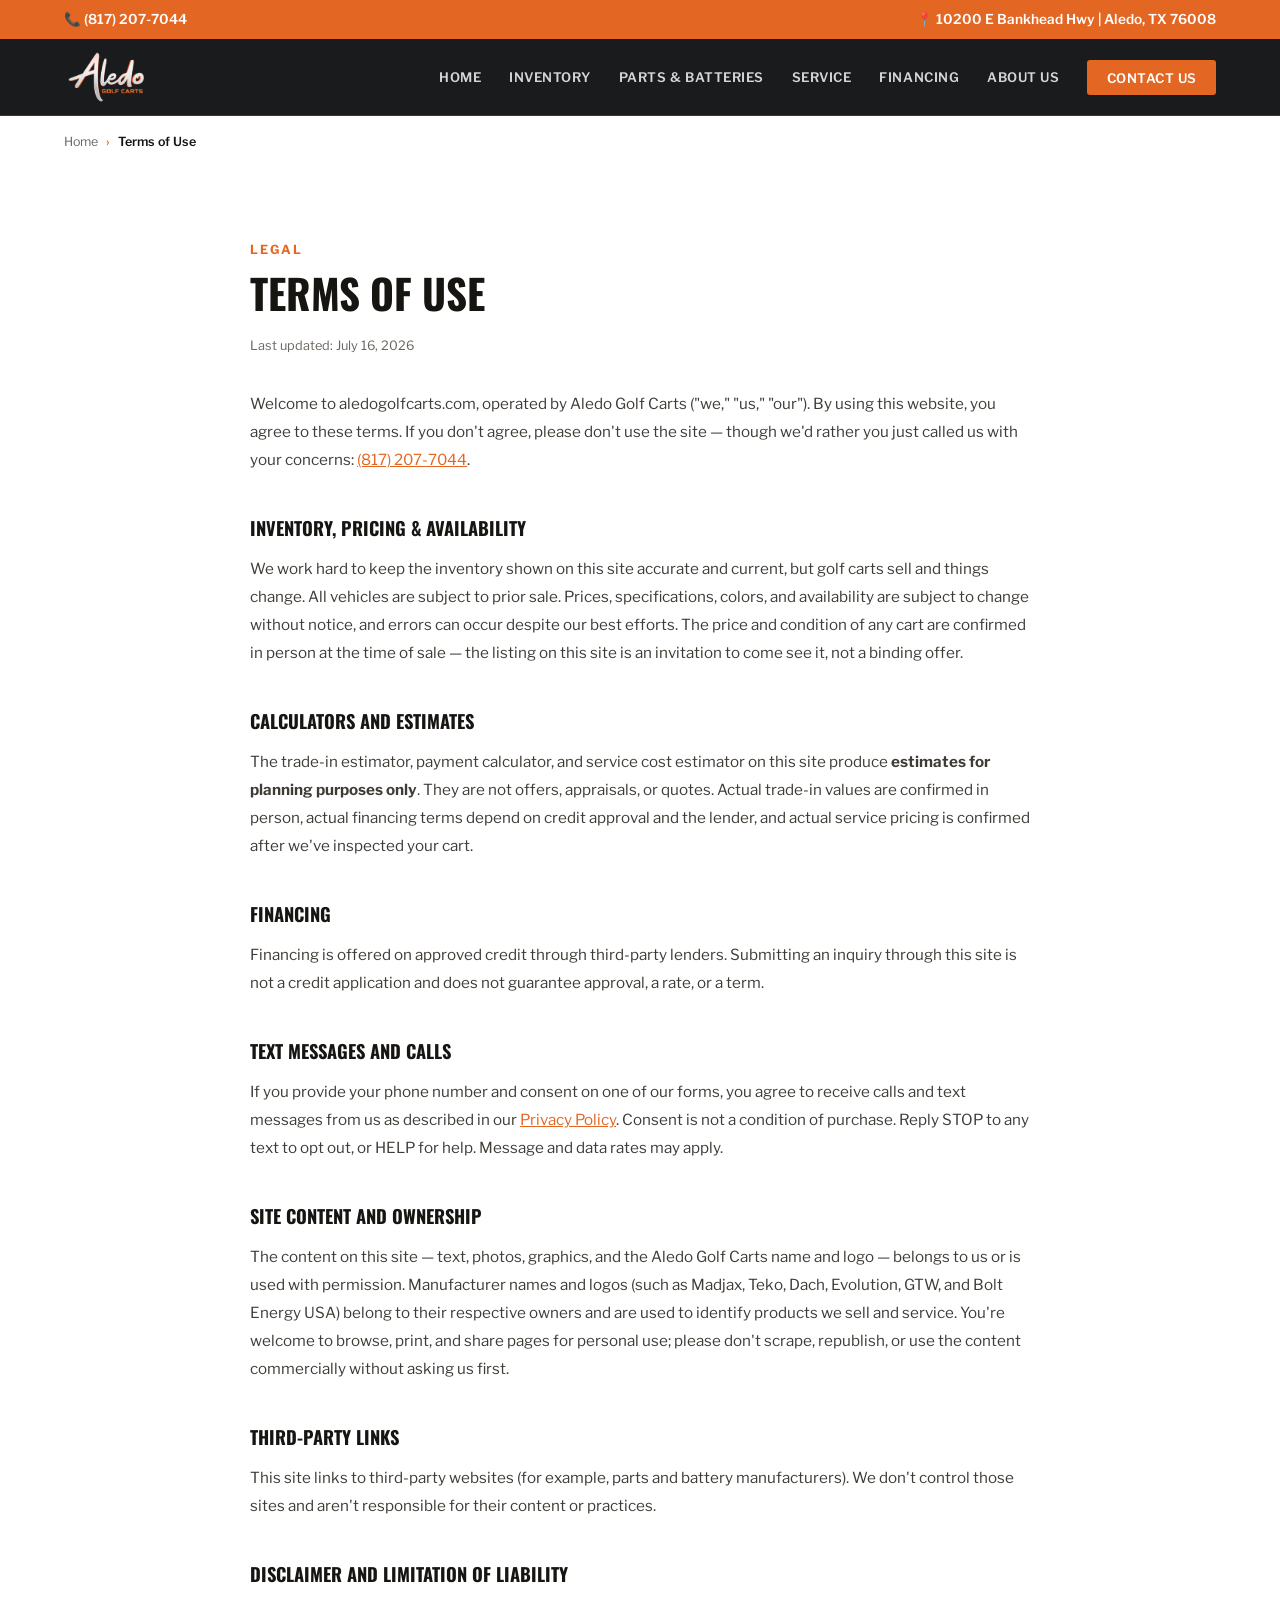
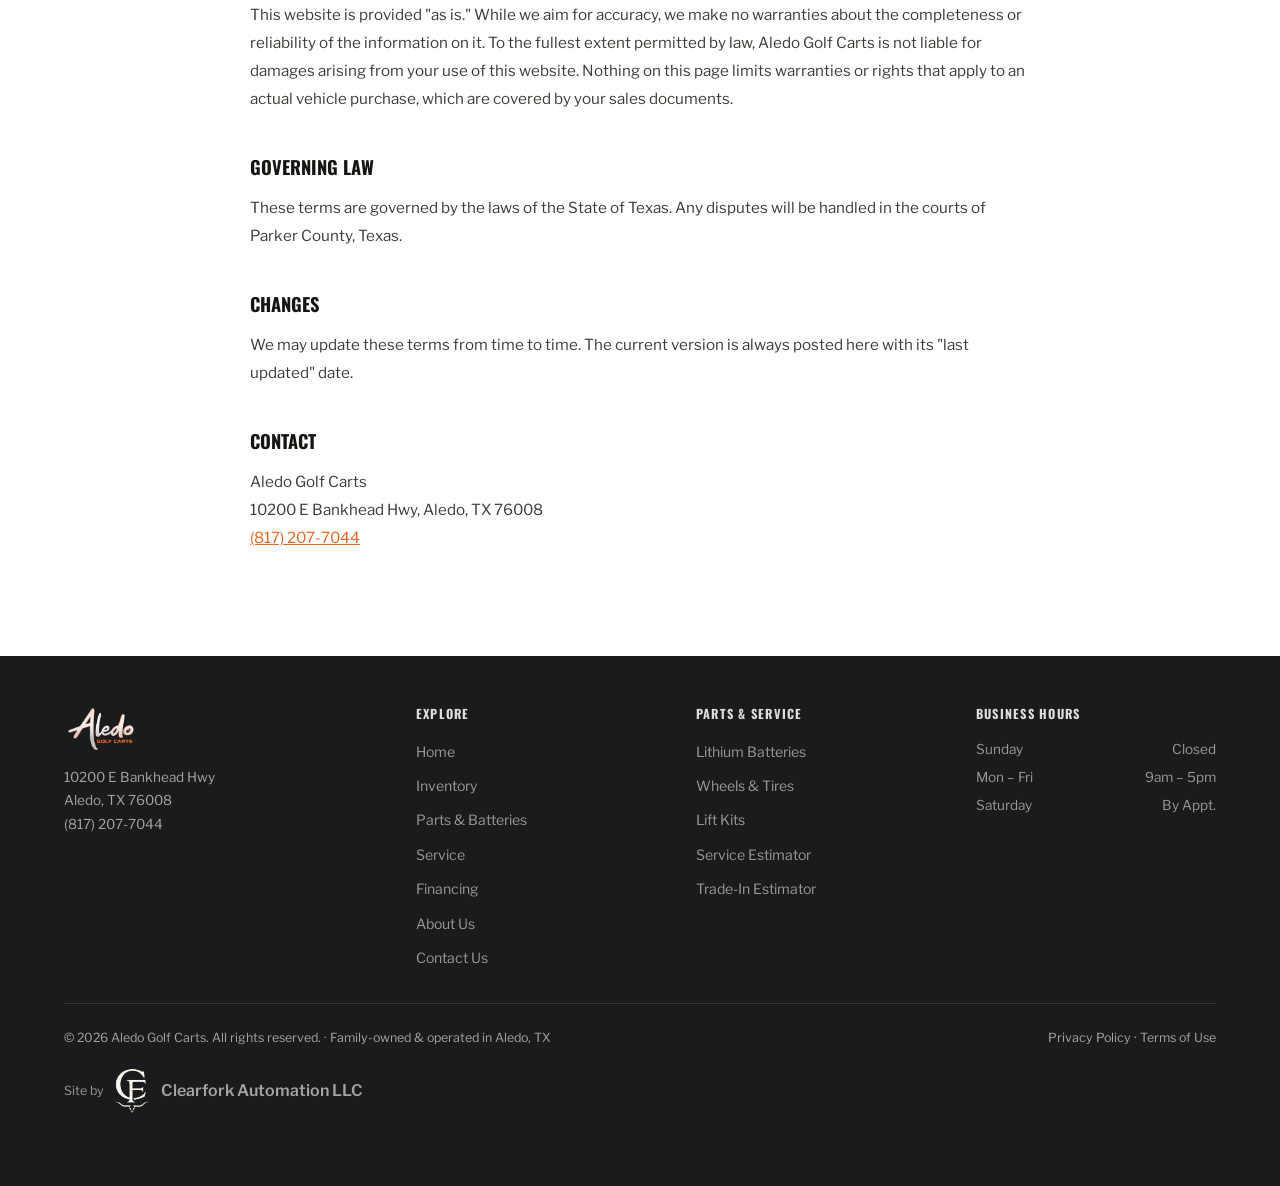
<file: terms.html>
<!DOCTYPE html>
<html lang="en">
<head>
<meta charset="UTF-8" />
<meta name="viewport" content="width=device-width, initial-scale=1.0" />
<title>Terms of Use | Aledo Golf Carts</title>
<meta name="description" content="Conditions for using the Aledo Golf Carts website — inventory and pricing accuracy, calculator estimates, and text-message terms." />
<link rel="canonical" href="https://aledogolfcarts.com/terms.html" />
<meta name="robots" content="index, follow" />
<meta name="theme-color" content="#1A1B1C" />

<meta property="og:type" content="website" />
<meta property="og:title" content="Terms of Use — Aledo Golf Carts" />
<meta property="og:description" content="Conditions for using the Aledo Golf Carts website — inventory and pricing accuracy, calculator estimates, and text-message terms." />
<meta property="og:url" content="https://aledogolfcarts.com/terms.html" />
<meta property="og:site_name" content="Aledo Golf Carts" />
<meta property="og:image" content="https://aledogolfcarts.com/assets/og-card.jpg" />

<script type="application/ld+json">
{
  "@context": "https://schema.org",
  "@type": "BreadcrumbList",
  "itemListElement": [
    { "@type": "ListItem", "position": 1, "name": "Home", "item": "https://aledogolfcarts.com/" },
    { "@type": "ListItem", "position": 2, "name": "Terms of Use", "item": "https://aledogolfcarts.com/terms.html" }
  ]
}
</script>

<link rel="icon" type="image/png" href="assets/logo.png" />
<link rel="preconnect" href="https://fonts.googleapis.com" />
<link rel="preconnect" href="https://fonts.gstatic.com" crossorigin />
<link href="https://fonts.googleapis.com/css2?family=Oswald:wght@500;600;700&family=Libre+Franklin:wght@400;500;600;700&display=swap" rel="stylesheet" />
<link rel="stylesheet" href="styles.css" />
</head>
<body>
<a class="skip-link" href="#main">Skip to content</a>

<!-- TOPBAR -->
<div class="topbar">
  <a href="tel:+18172077044">📞 (817) 207-7044</a>
  <a href="https://maps.google.com/?q=10200+E+Bankhead+Hwy,+Aledo,+TX+76008" target="_blank" rel="noopener">📍 10200 E Bankhead Hwy | Aledo, TX 76008</a>
</div>

<!-- NAV -->
<nav class="site-nav">
  <a href="index.html" class="nav-logo" aria-label="Aledo Golf Carts home"><img src="assets/logo.png" alt="Aledo Golf Carts" width="99" height="58" /></a>
  <button class="nav-toggle" aria-label="Open menu" aria-expanded="false" aria-controls="nav-menu">
    <span></span><span></span><span></span>
  </button>
  <ul class="nav-links" id="nav-menu">
    <li><a href="index.html">Home</a></li>
    <li><a href="inventory.html">Inventory</a></li>
    <li><a href="parts.html">Parts &amp; Batteries</a></li>
    <li><a href="service.html">Service</a></li>
    <li><a href="financing.html">Financing</a></li>
    <li><a href="about.html">About Us</a></li>
    <li><a href="contact.html" class="nav-cta">Contact Us</a></li>
  </ul>
</nav>

<ol class="crumbs">
  <li><a href="index.html">Home</a></li>
  <li aria-current="page">Terms of Use</li>
</ol>

<main id="main">
<section>
  <div class="legal">
    <span class="section-eyebrow">Legal</span>
    <h1 class="section-title">Terms of Use</h1>
    <p class="legal-updated">Last updated: July 16, 2026</p>

    <p>Welcome to aledogolfcarts.com, operated by Aledo Golf Carts ("we," "us," "our"). By using this website, you agree to these terms. If you don't agree, please don't use the site — though we'd rather you just called us with your concerns: <a href="tel:+18172077044">(817) 207-7044</a>.</p>

    <h2>Inventory, pricing &amp; availability</h2>
    <p>We work hard to keep the inventory shown on this site accurate and current, but golf carts sell and things change. All vehicles are subject to prior sale. Prices, specifications, colors, and availability are subject to change without notice, and errors can occur despite our best efforts. The price and condition of any cart are confirmed in person at the time of sale — the listing on this site is an invitation to come see it, not a binding offer.</p>

    <h2>Calculators and estimates</h2>
    <p>The trade-in estimator, payment calculator, and service cost estimator on this site produce <strong>estimates for planning purposes only</strong>. They are not offers, appraisals, or quotes. Actual trade-in values are confirmed in person, actual financing terms depend on credit approval and the lender, and actual service pricing is confirmed after we've inspected your cart.</p>

    <h2>Financing</h2>
    <p>Financing is offered on approved credit through third-party lenders. Submitting an inquiry through this site is not a credit application and does not guarantee approval, a rate, or a term.</p>

    <h2>Text messages and calls</h2>
    <p>If you provide your phone number and consent on one of our forms, you agree to receive calls and text messages from us as described in our <a href="privacy.html">Privacy Policy</a>. Consent is not a condition of purchase. Reply STOP to any text to opt out, or HELP for help. Message and data rates may apply.</p>

    <h2>Site content and ownership</h2>
    <p>The content on this site — text, photos, graphics, and the Aledo Golf Carts name and logo — belongs to us or is used with permission. Manufacturer names and logos (such as Madjax, Teko, Dach, Evolution, GTW, and Bolt Energy USA) belong to their respective owners and are used to identify products we sell and service. You're welcome to browse, print, and share pages for personal use; please don't scrape, republish, or use the content commercially without asking us first.</p>

    <h2>Third-party links</h2>
    <p>This site links to third-party websites (for example, parts and battery manufacturers). We don't control those sites and aren't responsible for their content or practices.</p>

    <h2>Disclaimer and limitation of liability</h2>
    <p>This website is provided "as is." While we aim for accuracy, we make no warranties about the completeness or reliability of the information on it. To the fullest extent permitted by law, Aledo Golf Carts is not liable for damages arising from your use of this website. Nothing on this page limits warranties or rights that apply to an actual vehicle purchase, which are covered by your sales documents.</p>

    <h2>Governing law</h2>
    <p>These terms are governed by the laws of the State of Texas. Any disputes will be handled in the courts of Parker County, Texas.</p>

    <h2>Changes</h2>
    <p>We may update these terms from time to time. The current version is always posted here with its "last updated" date.</p>

    <h2>Contact</h2>
    <p>Aledo Golf Carts<br />10200 E Bankhead Hwy, Aledo, TX 76008<br /><a href="tel:+18172077044">(817) 207-7044</a></p>
  </div>
</section>
</main>

<!-- FOOTER -->
<footer>
  <div class="footer-grid">
    <div class="footer-col">
      <div class="footer-logo"><img src="assets/logo.png" alt="Aledo Golf Carts" width="86" height="50" loading="lazy" /></div>
      <p style="font-size:0.85rem;line-height:1.7;max-width:32ch;">10200 E Bankhead Hwy<br />Aledo, TX 76008<br />(817) 207-7044</p>
    </div>
    <div class="footer-col">
      <h4>Explore</h4>
      <ul>
        <li><a href="index.html">Home</a></li>
        <li><a href="inventory.html">Inventory</a></li>
        <li><a href="parts.html">Parts &amp; Batteries</a></li>
        <li><a href="service.html">Service</a></li>
        <li><a href="financing.html">Financing</a></li>
        <li><a href="about.html">About Us</a></li>
        <li><a href="contact.html">Contact Us</a></li>
      </ul>
    </div>
    <div class="footer-col">
      <h4>Parts &amp; Service</h4>
      <ul>
        <li><a href="parts.html#batteries">Lithium Batteries</a></li>
        <li><a href="parts.html#accessories">Wheels &amp; Tires</a></li>
        <li><a href="parts.html#accessories">Lift Kits</a></li>
        <li><a href="service.html#estimator">Service Estimator</a></li>
        <li><a href="financing.html?tool=tradein#tools">Trade-In Estimator</a></li>
      </ul>
    </div>
    <div class="footer-col">
      <h4>Business Hours</h4>
      <div class="footer-hours"><span>Sunday</span><span>Closed</span></div>
      <div class="footer-hours"><span>Mon – Fri</span><span>9am – 5pm</span></div>
      <div class="footer-hours"><span>Saturday</span><span>By Appt.</span></div>
    </div>
  </div>
  <div class="footer-bottom">
    <span>© <span id="footer-year">2026</span> Aledo Golf Carts. All rights reserved. · Family-owned &amp; operated in Aledo, TX</span>
    <span><a href="privacy.html">Privacy Policy</a> · <a href="terms.html">Terms of Use</a></span>
    <div class="footer-credit-row">
      <span class="footer-credit-label">Site by</span>
      <a class="footer-credit" href="https://clearforkautomation.com" target="_blank" rel="noopener"><img src="assets/clearfork-logo.png" alt="" />Clearfork Automation LLC</a>
    </div>
  </div>
</footer>

<script src="site.js" defer></script>
</body>
</html>
</file>
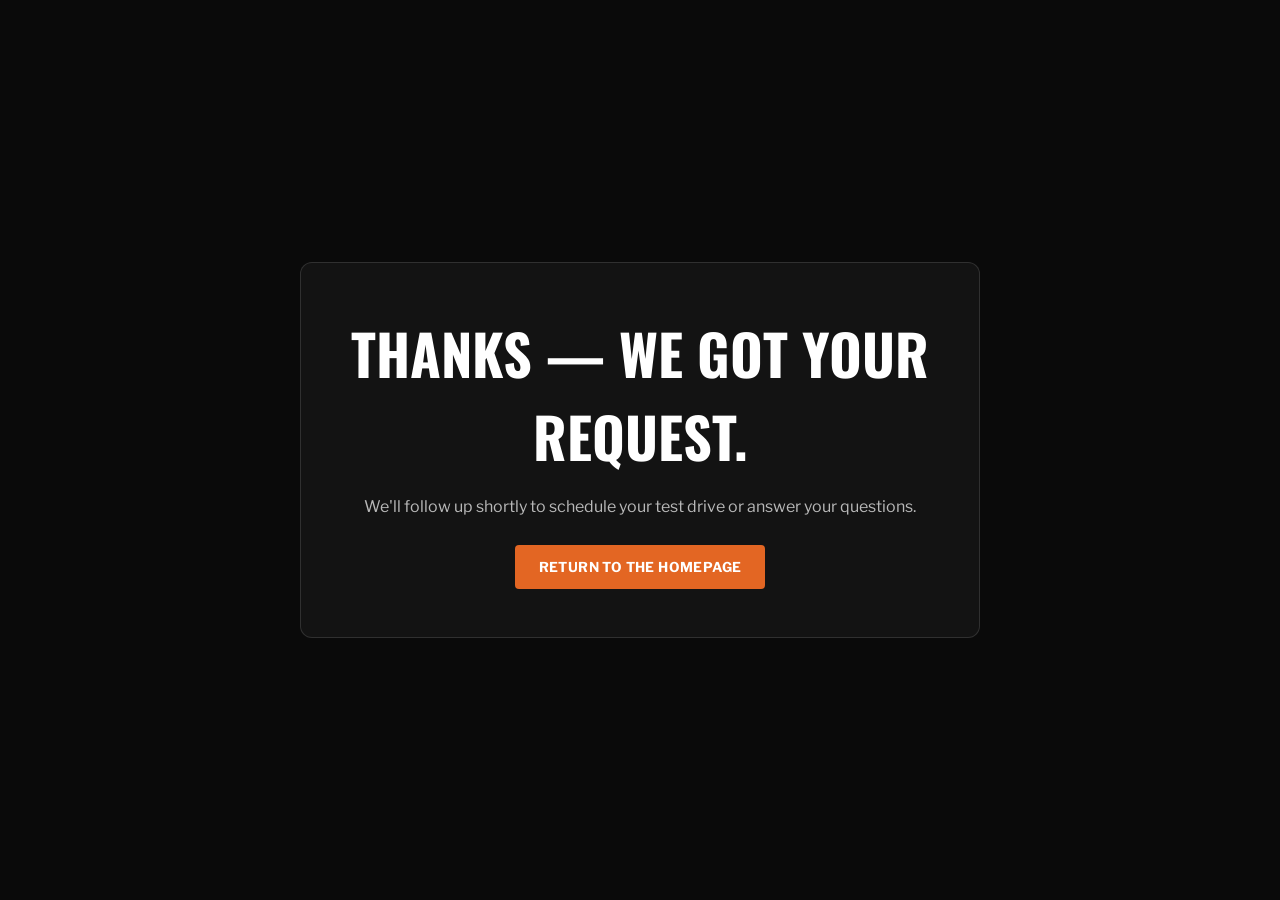
<file: thank-you.html>
<!DOCTYPE html>
<html lang="en">
<head>
  <meta charset="UTF-8" />
  <meta name="viewport" content="width=device-width, initial-scale=1.0" />
  <title>Request Received | Aledo Golf Carts</title>
<meta name="description" content="Thanks — your request reached Aledo Golf Carts and we'll be in touch shortly." />
<meta name="robots" content="noindex, follow" />
  <link href="https://fonts.googleapis.com/css2?family=Oswald:wght@600;700&family=Libre+Franklin:wght@400;600&display=swap" rel="stylesheet" />
  <style>
    *{box-sizing:border-box;margin:0;padding:0;}
    body{min-height:100vh;display:grid;place-items:center;padding:2rem;background:#0A0A0A;color:#fff;font-family:'Libre Franklin',sans-serif;text-align:center}
    main{max-width:680px;padding:3rem;border:1px solid rgba(255,255,255,.12);border-radius:12px;background:rgba(255,255,255,.04)}
    h1{font-family:'Oswald',sans-serif;font-weight:700;text-transform:uppercase;font-size:clamp(2rem,6vw,3.5rem);margin:0 0 1rem}
    p{color:rgba(255,255,255,.7);line-height:1.7}
    a{display:inline-block;margin-top:1.5rem;padding:.875rem 1.5rem;border-radius:4px;background:#E36623;color:#fff;text-decoration:none;font-weight:700;text-transform:uppercase;font-size:0.85rem;letter-spacing:0.03em;}
    a:hover{background:#F4923D;}
  </style>
</head>
<body>
  <main>
    <h1>Thanks — we got your request.</h1>
    <p>We'll follow up shortly to schedule your test drive or answer your questions.</p>
    <a href="/">Return to the homepage</a>
  </main>
</body>
</html>
</file>
<file: styles.css>
/* ═══════════════════════════════════════════════════════════
   ALEDO GOLF CARTS — shared styles
   Orange / black / Oswald — extracted from the original one-pager,
   unchanged visually, plus multi-page components.
   ═══════════════════════════════════════════════════════════ */

*, *::before, *::after { box-sizing: border-box; margin: 0; padding: 0; }

:root {
  --black:      #1A1B1C;
  --near-black: #171512;
  --orange:     #E36623;
  --orange-2:   #F4923D;
  --cream:      #FFF8F1;
  --paper:      #FFFFFF;
  --ink:        #171512;
  --gray:       #6B6660;
  --line:       rgba(23,21,18,0.1);
  --line-dark:  rgba(255,255,255,0.12);
}

html { scroll-behavior: smooth; }

body {
  background: var(--paper);
  color: var(--ink);
  font-family: 'Libre Franklin', sans-serif;
  font-size: 16px;
  line-height: 1.6;
  overflow-x: hidden;
}

h1, h2, h3, h4 { font-family: 'Oswald', sans-serif; text-transform: none; }

a { color: inherit; }
img { max-width: 100%; }

.skip-link {
  position: absolute;
  left: -9999px;
  top: 0;
  z-index: 999;
  background: var(--orange);
  color: #fff;
  padding: 0.8rem 1.4rem;
  font-weight: 700;
  text-decoration: none;
}
.skip-link:focus { left: 0; }

/* ── TOPBAR ── */
.topbar {
  background: var(--orange);
  color: #fff;
  display: flex;
  justify-content: space-between;
  align-items: center;
  padding: 0.55rem 5vw;
  font-size: 0.85rem;
  font-weight: 600;
  flex-wrap: wrap;
  gap: 0.5rem;
}
.topbar a { text-decoration: none; color: #fff; display: inline-flex; align-items: center; gap: 0.4rem; }

/* ── NAV ── */
nav.site-nav {
  position: sticky;
  top: 0;
  z-index: 200;
  display: flex;
  justify-content: space-between;
  align-items: center;
  padding: 0.55rem 5vw;
  background: var(--black);
  border-bottom: 1px solid var(--line-dark);
}

.nav-logo {
  display: flex;
  align-items: center;
  text-decoration: none;
}
.nav-logo img {
  height: 58px;
  width: auto;
  display: block;
}

.nav-links { display: flex; gap: 1.75rem; list-style: none; align-items: center; }

.nav-links a {
  color: rgba(255,255,255,0.82);
  text-decoration: none;
  font-size: 0.82rem;
  font-weight: 600;
  letter-spacing: 0.04em;
  text-transform: uppercase;
  transition: color 0.2s;
}
.nav-links a:hover, .nav-links a.active { color: var(--orange-2); }

.nav-cta {
  background: var(--orange);
  color: #fff !important;
  padding: 0.6rem 1.2rem;
  border-radius: 3px;
  transition: background 0.2s, transform 0.15s;
}
.nav-cta:hover { background: var(--orange-2); transform: translateY(-1px); }

.nav-toggle {
  display: none;
  flex-direction: column;
  justify-content: center;
  gap: 5px;
  width: 44px;
  height: 44px;
  padding: 10px;
  background: none;
  border: 1px solid var(--line-dark);
  border-radius: 5px;
  cursor: pointer;
}
.nav-toggle span {
  display: block;
  height: 2px;
  width: 100%;
  background: #fff;
  border-radius: 2px;
  transition: transform 0.25s, opacity 0.2s;
}
.nav-toggle[aria-expanded="true"] span:nth-child(1) { transform: translateY(7px) rotate(45deg); }
.nav-toggle[aria-expanded="true"] span:nth-child(2) { opacity: 0; }
.nav-toggle[aria-expanded="true"] span:nth-child(3) { transform: translateY(-7px) rotate(-45deg); }

/* ── BUTTONS ── */
.btn-primary {
  background: var(--orange);
  color: #fff;
  padding: 0.9rem 1.9rem;
  border-radius: 3px;
  font-weight: 700;
  font-size: 0.85rem;
  text-transform: uppercase;
  letter-spacing: 0.04em;
  text-decoration: none;
  transition: background 0.2s, transform 0.15s;
  display: inline-block;
  border: 0;
  cursor: pointer;
}
.btn-primary:hover { background: var(--orange-2); transform: translateY(-2px); }

.btn-outline {
  background: transparent;
  color: #fff;
  border: 1.5px solid rgba(255,255,255,0.55);
  padding: 0.875rem 1.85rem;
  border-radius: 3px;
  font-weight: 700;
  font-size: 0.85rem;
  text-transform: uppercase;
  letter-spacing: 0.04em;
  text-decoration: none;
  transition: border-color 0.2s, background 0.2s;
  cursor: pointer;
  display: inline-block;
}
.btn-outline:hover { border-color: var(--orange-2); background: rgba(255,255,255,0.06); }

.btn-outline-dark {
  background: transparent;
  color: var(--ink);
  border: 1.5px solid rgba(23,21,18,0.35);
  padding: 0.875rem 1.85rem;
  border-radius: 3px;
  font-weight: 700;
  font-size: 0.85rem;
  text-transform: uppercase;
  letter-spacing: 0.04em;
  text-decoration: none;
  transition: border-color 0.2s, color 0.2s;
  cursor: pointer;
  display: inline-block;
}
.btn-outline-dark:hover { border-color: var(--orange); color: var(--orange); }

/* ── SECTION COMMON ── */
section { padding: 5.5rem 5vw; }
.section-alt { background: var(--cream); }

/* ── AUTHORIZED DEALER STRIP ──
   Namespaced dealer-* rather than brand-* because .brand-strip already
   exists further down (the "fits most major brands" pill list on
   parts.html) — reusing that name let its span/padding/radius rules
   silently bleed into this section since both are single-class
   selectors and the older rule wins ties by appearing later in file
   order. Different name, no collision, nothing on parts.html touched.

   A dark band, matching the nav and footer, because most of these
   brands' own logo files are white-only — built for exactly this kind
   of dark background. The three that are dark-colored (Dach, Nivel,
   DoorWorks) sit on their own small white chip instead of clashing
   with the strip behind them; everything else runs straight on the
   dark background at full brand color. */
.dealer-strip {
  padding: 1.75rem 0;
  background: var(--black);
  display: flex;
  align-items: center;
  gap: 1.5rem;
  overflow: hidden;
}
.dealer-strip-label {
  flex: none;
  padding-left: 5vw;
  font-family: 'Oswald', sans-serif;
  font-size: 0.78rem;
  font-weight: 600;
  letter-spacing: 0.14em;
  text-transform: uppercase;
  color: rgba(255,255,255,0.55);
  white-space: nowrap;
}

.dealer-marquee {
  flex: 1;
  display: flex;
  overflow: hidden;
  /* Fades the strip into the dark background at both edges rather than
     cutting a logo off mid-scroll. */
  -webkit-mask-image: linear-gradient(90deg, transparent, #000 6%, #000 94%, transparent);
          mask-image: linear-gradient(90deg, transparent, #000 6%, #000 94%, transparent);
}

.dealer-track {
  display: flex;
  align-items: center;
  gap: 3rem;
  padding-right: 3rem;
  flex: none;
  animation: dealer-scroll 32s linear infinite;
}
/* Two copies sit side by side; scrolling exactly one copy's width
   loops seamlessly into the second, so the strip never visibly jumps
   or shows a gap. */
@keyframes dealer-scroll {
  from { transform: translateX(0); }
  to   { transform: translateX(-100%); }
}

/* An owner reading logos wants them to hold still, not chase them. */
.dealer-strip:hover .dealer-track,
.dealer-strip:focus-within .dealer-track { animation-play-state: paused; }

.dealer-track img {
  height: 30px;
  width: auto;
  flex: none;
  max-width: none;
  opacity: 0.92;
}

.dealer-chip {
  flex: none;
  display: flex;
  align-items: center;
  padding: 0.4rem 0.85rem;
  background: #fff;
  border-radius: 6px;
}
.dealer-chip img { height: 22px; opacity: 1; }

/* GTW's real logo has "GTW" lettering baked into the artwork, but it's
   too small a fraction of the source image to survive scaling down to
   the strip's 30px logo height. Pairing the icon with real DOM text
   keeps it legible at any size instead of relying on shrunk raster
   text. */
.dealer-lockup {
  flex: none;
  display: flex;
  align-items: center;
  gap: 0.4rem;
}
.dealer-lockup b {
  font-family: 'Oswald', sans-serif;
  font-size: 0.95rem;
  font-weight: 600;
  letter-spacing: 0.04em;
  color: #fff;
}

@media (prefers-reduced-motion: reduce) {
  .dealer-track { animation: none; }
  .dealer-marquee { overflow-x: auto; }
}

@media (max-width: 760px) {
  .dealer-strip { gap: 1rem; }
  .dealer-strip-label { padding-left: 5vw; font-size: 0.7rem; }
  .dealer-track img { height: 24px; }
  .dealer-chip img { height: 18px; }
}

.section-eyebrow {
  font-size: 0.78rem;
  font-weight: 700;
  letter-spacing: 0.16em;
  text-transform: uppercase;
  color: var(--orange);
  display: block;
  margin-bottom: 0.6rem;
}

.section-title {
  font-size: clamp(1.9rem, 3.2vw, 2.6rem);
  line-height: 1.15;
  margin-bottom: 1.1rem;
  max-width: 30ch;
  font-weight: 700;
  text-transform: uppercase;
}

.section-intro {
  color: var(--gray);
  font-size: 1rem;
  max-width: 58ch;
  line-height: 1.75;
  margin-bottom: 2.75rem;
}

.section-head-center { text-align: center; }
.section-head-center .section-title, .section-head-center .section-intro { margin-left: auto; margin-right: auto; }

/* ── PAGE HERO (subpages) ── */
.page-hero {
  background: linear-gradient(180deg, #1a1512 0%, #241a12 60%, #3a2415 100%);
  color: #fff;
  padding: 4.5rem 5vw 4rem;
  text-align: center;
}
.page-hero .section-eyebrow { color: var(--orange-2); }
.page-hero h1 {
  font-size: clamp(2.1rem, 4.5vw, 3.4rem);
  font-weight: 700;
  text-transform: uppercase;
  line-height: 1.1;
  margin-bottom: 0.9rem;
}
.page-hero h1 em { font-style: normal; color: var(--orange-2); }
.page-hero p {
  color: rgba(255,255,255,0.78);
  max-width: 56ch;
  margin: 0 auto 1.8rem;
  line-height: 1.75;
}
.page-hero .hero-actions { display: flex; gap: 0.9rem; justify-content: center; flex-wrap: wrap; }

/* ── BREADCRUMBS ── */
.crumbs {
  list-style: none;
  display: flex;
  flex-wrap: wrap;
  gap: 0.5rem;
  font-size: 0.78rem;
  color: var(--gray);
  padding: 1rem 5vw 0;
  background: var(--paper);
}
.crumbs li { display: flex; align-items: center; gap: 0.5rem; }
.crumbs li + li::before { content: '›'; color: var(--orange); }
.crumbs a { color: var(--gray); text-decoration: none; }
.crumbs a:hover { color: var(--orange); }
.crumbs [aria-current] { color: var(--ink); font-weight: 600; }

/* ── TOOLS (widgets) ── */
#tools { background: var(--paper); }

.tool-tabs {
  display: flex;
  gap: 0.5rem;
  flex-wrap: wrap;
  border-bottom: 2px solid var(--line);
  margin-bottom: 2.5rem;
}

.tool-tab {
  background: none;
  border: none;
  cursor: pointer;
  padding: 0.9rem 1.4rem;
  font-family: 'Oswald', sans-serif;
  font-weight: 600;
  font-size: 0.95rem;
  text-transform: uppercase;
  letter-spacing: 0.02em;
  color: var(--gray);
  border-bottom: 3px solid transparent;
  margin-bottom: -2px;
  transition: color 0.2s, border-color 0.2s;
}
.tool-tab:hover { color: var(--ink); }
.tool-tab.active { color: var(--orange); border-bottom-color: var(--orange); }

.tool-panel { display: none; }
.tool-panel.active { display: grid; grid-template-columns: 1.1fr 0.9fr; gap: 3rem; align-items: start; }

.tool-form {
  background: var(--cream);
  border: 1px solid var(--line);
  border-radius: 10px;
  padding: 2rem;
  display: flex;
  flex-direction: column;
  gap: 1.1rem;
}

.field-row { display: grid; grid-template-columns: 1fr 1fr; gap: 1rem; }

.field label {
  display: block;
  font-size: 0.78rem;
  font-weight: 700;
  text-transform: uppercase;
  letter-spacing: 0.04em;
  color: var(--gray);
  margin-bottom: 0.4rem;
}

.field input[type="number"],
.field input[type="text"],
.field input[type="tel"],
.field input[type="email"],
.field select,
.field textarea {
  width: 100%;
  padding: 0.75rem 0.9rem;
  border: 1px solid var(--line);
  border-radius: 5px;
  background: #fff;
  font-family: 'Libre Franklin', sans-serif;
  font-size: 0.95rem;
  color: var(--ink);
  outline: none;
}
.field input:focus, .field select:focus, .field textarea:focus { border-color: var(--orange); }
.field textarea { min-height: 90px; resize: vertical; }

.field-range { display: flex; align-items: center; gap: 0.75rem; }
.field-range input[type="range"] { flex: 1; accent-color: var(--orange); }
.field-range .range-val { font-weight: 700; min-width: 3.5ch; text-align: right; font-family: 'Oswald', sans-serif; }

.checkbox-grid { display: grid; grid-template-columns: 1fr; gap: 0.6rem; }
.checkbox-item {
  display: flex;
  align-items: flex-start;
  gap: 0.65rem;
  background: #fff;
  border: 1px solid var(--line);
  border-radius: 6px;
  padding: 0.75rem 0.9rem;
  cursor: pointer;
  font-size: 0.9rem;
}
.checkbox-item input { margin-top: 0.2rem; accent-color: var(--orange); }
.checkbox-item .ci-price { margin-left: auto; color: var(--gray); font-size: 0.82rem; white-space: nowrap; padding-left: 0.5rem; }

.tool-result {
  background: var(--black);
  color: #fff;
  border-radius: 10px;
  padding: 2.25rem;
  position: sticky;
  top: 6.5rem;
}

.tool-result .tr-label {
  font-size: 0.75rem;
  font-weight: 700;
  letter-spacing: 0.14em;
  text-transform: uppercase;
  color: var(--orange-2);
  margin-bottom: 0.75rem;
}

.tool-result .tr-value {
  font-family: 'Oswald', sans-serif;
  font-size: clamp(2rem, 3.4vw, 2.75rem);
  font-weight: 700;
  margin-bottom: 1rem;
  line-height: 1.1;
}

.tool-result .tr-breakdown { display: flex; flex-direction: column; gap: 0.6rem; margin-bottom: 1.5rem; }
.tool-result .tr-row { display: flex; justify-content: space-between; font-size: 0.9rem; color: rgba(255,255,255,0.75); border-bottom: 1px solid var(--line-dark); padding-bottom: 0.6rem; }
.tool-result .tr-row strong { color: #fff; }

.tool-result .tr-note { font-size: 0.8rem; color: rgba(255,255,255,0.5); line-height: 1.6; margin-bottom: 1.5rem; }

/* ── INVENTORY CARDS ── */
.inventory-grid {
  display: grid;
  grid-template-columns: repeat(auto-fill, minmax(280px, 1fr));
  gap: 1.5rem;
}

.cart-card {
  background: #fff;
  border: 1px solid var(--line);
  border-radius: 8px;
  overflow: hidden;
  display: flex;
  flex-direction: column;
  transition: border-color 0.25s, transform 0.2s, box-shadow .2s;
}
.cart-card:hover { border-color: var(--orange); transform: translateY(-4px); box-shadow: 0 12px 30px rgba(0,0,0,0.06); }
.cart-card.sold { opacity: 0.72; }
.cart-card .cart-body { padding: 1.5rem 1.6rem 1.7rem; display: flex; flex-direction: column; flex: 1; }

.cart-photo {
  position: relative;
  aspect-ratio: 4 / 3;
  background: linear-gradient(160deg, var(--cream) 0%, #F3E7D8 100%);
  display: flex;
  align-items: center;
  justify-content: center;
  overflow: hidden;
}
.cart-photo img.cart-img { width: 100%; height: 100%; object-fit: cover; display: block; }
.cart-photo img.cart-placeholder { width: 45%; height: auto; opacity: 0.45; object-fit: contain; }
.photo-nav {
  position: absolute;
  top: 50%;
  transform: translateY(-50%);
  background: rgba(23,21,18,0.55);
  color: #fff;
  border: none;
  width: 32px; height: 32px;
  border-radius: 50%;
  cursor: pointer;
  font-size: 1rem;
  line-height: 1;
  display: flex; align-items: center; justify-content: center;
  transition: background 0.2s;
}
.photo-nav:hover { background: var(--orange); }
.photo-nav.prev { left: 0.6rem; }
.photo-nav.next { right: 0.6rem; }
.photo-count {
  position: absolute;
  bottom: 0.6rem; right: 0.6rem;
  background: rgba(23,21,18,0.65);
  color: #fff;
  font-size: 0.7rem;
  font-weight: 600;
  padding: 0.2rem 0.55rem;
  border-radius: 100px;
  pointer-events: none;
}

/* The photo itself is the button that opens the full-size view. It sits
   over the image but under the arrows, which are declared after it. */
.photo-zoom {
  position: absolute;
  inset: 0;
  width: 100%; height: 100%;
  background: none;
  border: 0;
  padding: 0;
  cursor: zoom-in;
}
.photo-zoom:focus-visible {
  outline: 3px solid var(--orange);
  outline-offset: -3px;
}

.cart-photo .photo-nav { z-index: 2; }

.photo-dots {
  position: absolute;
  bottom: 0.65rem; left: 50%;
  transform: translateX(-50%);
  display: flex;
  gap: 0.3rem;
  pointer-events: none;
}
.photo-dot {
  width: 6px; height: 6px;
  border-radius: 50%;
  background: rgba(255,255,255,0.55);
  box-shadow: 0 0 3px rgba(0,0,0,0.5);
  transition: background 0.2s, transform 0.2s;
}
.photo-dot.on { background: var(--orange); transform: scale(1.35); }

/* On a touch screen the arrows are always visible; with a mouse they
   appear on hover so they do not sit permanently over the cart. */
@media (hover: hover) {
  .cart-photo .photo-nav { opacity: 0; transition: opacity 0.2s, background 0.2s; }
  .cart-card:hover .photo-nav,
  .cart-photo:focus-within .photo-nav { opacity: 1; }
}

/* ---------- full-size photo viewer ---------- */

.lightbox {
  position: fixed;
  inset: 0;
  z-index: 1000;
  display: none;
  align-items: center;
  justify-content: center;
  background: rgba(14,13,11,0.94);
  padding: clamp(0.75rem, 3vw, 2.5rem);
}
.lightbox.open { display: flex; }

.lb-stage {
  margin: 0;
  max-width: 100%;
  max-height: 100%;
  display: flex;
  align-items: center;
  justify-content: center;
}
.lb-stage img {
  max-width: 100%;
  /* Leaves room for the caption bar so a tall photo cannot cover it. */
  max-height: calc(100vh - 7rem);
  width: auto; height: auto;
  display: block;
  border-radius: 6px;
  box-shadow: 0 20px 60px rgba(0,0,0,0.5);
}

.lb-close, .lb-nav {
  position: absolute;
  background: rgba(255,255,255,0.1);
  color: #fff;
  border: none;
  border-radius: 50%;
  cursor: pointer;
  display: flex;
  align-items: center;
  justify-content: center;
  transition: background 0.2s;
  /* Comfortably past the 44px minimum for a touch target. */
  width: 48px; height: 48px;
}
.lb-close:hover, .lb-nav:hover { background: var(--orange); }
.lb-close:focus-visible, .lb-nav:focus-visible { outline: 3px solid var(--orange); outline-offset: 3px; }

.lb-close { top: 1rem; right: 1rem; font-size: 1.9rem; line-height: 1; }
.lb-nav { top: 50%; transform: translateY(-50%); font-size: 1.6rem; }
.lb-nav.prev { left: 1rem; }
.lb-nav.next { right: 1rem; }

.lb-bar {
  position: absolute;
  bottom: 1rem; left: 50%;
  transform: translateX(-50%);
  display: flex;
  align-items: center;
  gap: 0.9rem;
  color: #fff;
  background: rgba(0,0,0,0.5);
  padding: 0.45rem 1.1rem;
  border-radius: 100px;
  font-size: 0.85rem;
  max-width: calc(100% - 2rem);
}
.lb-title { font-weight: 600; white-space: nowrap; overflow: hidden; text-overflow: ellipsis; }
.lb-count { opacity: 0.75; font-variant-numeric: tabular-nums; white-space: nowrap; }

/* On a narrow screen the arrows would sit on top of the photo, so they
   move down beside the caption instead. */
@media (max-width: 560px) {
  .lb-nav { top: auto; bottom: 1rem; transform: none; width: 44px; height: 44px; }
  .lb-nav.prev { left: 0.75rem; }
  .lb-nav.next { right: 0.75rem; }
  .lb-stage img { max-height: calc(100vh - 9rem); }
}

.cart-badges { position: absolute; top: 0.7rem; left: 0.7rem; display: flex; gap: 0.4rem; }
.badge {
  font-size: 0.68rem;
  font-weight: 700;
  letter-spacing: 0.07em;
  text-transform: uppercase;
  padding: 0.28rem 0.65rem;
  border-radius: 100px;
  background: var(--orange);
  color: #fff;
}
.badge.badge-used { background: var(--black); }
.badge.badge-sold { background: #9C2B18; }
.badge.badge-pending { background: #B98212; }

.cart-card .cart-seats {
  display: inline-block;
  font-size: 0.7rem;
  font-weight: 700;
  letter-spacing: 0.08em;
  text-transform: uppercase;
  color: var(--orange);
  background: rgba(227,102,35,0.1);
  padding: 0.3rem 0.65rem;
  border-radius: 100px;
  margin-bottom: 1rem;
  align-self: flex-start;
}

.cart-card h3 { font-size: 1.15rem; margin-bottom: 0.5rem; text-transform: uppercase; }
.cart-card .cart-price { font-size: 1.4rem; font-weight: 700; color: var(--ink); margin-bottom: 0.75rem; font-family: 'Oswald', sans-serif; }
.cart-card .cart-price span { font-size: 0.8rem; font-weight: 400; color: var(--gray); }
.cart-card p { color: var(--gray); font-size: 0.875rem; line-height: 1.6; }
.cart-card .cart-specs {
  display: flex; flex-wrap: wrap; gap: 0.4rem;
  margin: 0.2rem 0 0.9rem;
}
.cart-card .spec-chip {
  font-size: 0.72rem;
  font-weight: 600;
  color: var(--gray);
  background: var(--cream);
  border: 1px solid var(--line);
  padding: 0.22rem 0.6rem;
  border-radius: 100px;
}
.cart-card .cart-ask { margin-top: auto; padding-top: 1.1rem; }
.cart-card .cart-ask .btn-primary { width: 100%; text-align: center; padding: 0.75rem 1rem; font-size: 0.8rem; }

/* ── FILTER BAR ── */
.filter-bar {
  display: flex;
  gap: 1.6rem;
  flex-wrap: wrap;
  align-items: flex-end;
  background: #fff;
  border: 1px solid var(--line);
  border-radius: 10px;
  padding: 1.2rem 1.5rem;
  margin-bottom: 2rem;
}
.filter-group { display: flex; flex-direction: column; gap: 0.45rem; }
.filter-group .fg-label {
  font-size: 0.72rem;
  font-weight: 700;
  text-transform: uppercase;
  letter-spacing: 0.06em;
  color: var(--gray);
}
.chip-row { display: flex; gap: 0.45rem; flex-wrap: wrap; }
.chip {
  background: var(--cream);
  border: 1px solid var(--line);
  border-radius: 100px;
  padding: 0.42rem 0.95rem;
  font-family: 'Libre Franklin', sans-serif;
  font-size: 0.82rem;
  font-weight: 600;
  color: var(--ink);
  cursor: pointer;
  transition: border-color 0.2s, background 0.2s, color 0.2s;
}
.chip:hover { border-color: var(--orange); color: var(--orange); }
.chip.on { background: var(--orange); border-color: var(--orange); color: #fff; }
.filter-count { margin-left: auto; font-size: 0.82rem; color: var(--gray); align-self: center; }

.inv-empty {
  text-align: center;
  padding: 3rem 1rem;
  color: var(--gray);
  border: 1px dashed var(--line);
  border-radius: 10px;
}

/* ── SEATING ── */
.seating-grid {
  display: grid;
  grid-template-columns: repeat(auto-fit, minmax(220px, 1fr));
  gap: 1.5rem;
}

.seat-card {
  text-align: center;
  padding: 2.25rem 1.5rem;
  background: var(--cream);
  border: 1px solid var(--line);
  border-radius: 8px;
  display: block;
  text-decoration: none;
  transition: border-color 0.25s, transform 0.2s;
}
.seat-card:hover { border-color: var(--orange); transform: translateY(-4px); }

.seat-number {
  font-family: 'Oswald', sans-serif;
  font-size: 2.75rem;
  color: var(--orange);
  display: block;
  margin-bottom: 0.5rem;
  font-weight: 700;
}

.seat-card h3 { font-size: 1rem; font-weight: 600; margin-bottom: 0.5rem; text-transform: uppercase; }
.seat-card p { font-size: 0.85rem; color: var(--gray); }

/* ── SERVICES ── */
.services-grid {
  display: grid;
  grid-template-columns: repeat(auto-fit, minmax(260px, 1fr));
  gap: 1.5rem;
}

/* ── ACCESSORY CARDS (photo-topped service cards) ── */
.acc-grid {
  display: grid;
  grid-template-columns: repeat(auto-fit, minmax(260px, 1fr));
  gap: 1.5rem;
}
.acc-card {
  background: #fff;
  border: 1px solid var(--line);
  border-radius: 10px;
  overflow: hidden;
  display: flex;
  flex-direction: column;
  transition: border-color 0.25s, transform 0.2s, box-shadow 0.2s;
}
.acc-card:hover { border-color: var(--orange); transform: translateY(-4px); box-shadow: 0 12px 30px rgba(0,0,0,0.08); }
.acc-photo { aspect-ratio: 4 / 3; display: block; overflow: hidden; }
.acc-photo img { width: 100%; height: 100%; display: block; object-fit: cover; }
.acc-body { padding: 1.6rem 1.7rem 1.8rem; }
.acc-card h3 { font-size: 1.15rem; margin-bottom: 0.6rem; text-transform: uppercase; }
.acc-card p { color: var(--gray); font-size: 0.9rem; line-height: 1.7; }

.service-card {
  background: #fff;
  border: 1px solid var(--line);
  border-radius: 8px;
  padding: 2rem;
  transition: border-color 0.25s, transform 0.2s;
  display: block;
  text-decoration: none;
  color: var(--ink);
}
.service-card:hover { border-color: var(--orange); transform: translateY(-4px); }

.service-icon {
  width: 48px; height: 48px;
  background: rgba(227,102,35,0.1);
  border-radius: 8px;
  display: flex;
  align-items: center;
  justify-content: center;
  margin-bottom: 1.25rem;
  color: var(--orange);
}

.service-card h3 { font-size: 1.15rem; margin-bottom: 0.75rem; text-transform: uppercase; }
.service-card p { color: var(--gray); font-size: 0.9rem; line-height: 1.7; }
.service-card .sc-link { display: inline-block; margin-top: 0.9rem; color: var(--orange); font-weight: 700; font-size: 0.82rem; text-transform: uppercase; letter-spacing: 0.04em; }

/* ── BATTERY FEATURE PHOTO (parts page) ── */
.battery-feature {
  display: grid;
  grid-template-columns: minmax(220px, 320px) 1fr;
  gap: 3rem;
  align-items: center;
  margin-bottom: 3rem;
}
.battery-photo {
  border-radius: 10px;
  overflow: hidden;
  border: 1px solid var(--line);
  box-shadow: 0 20px 40px rgba(0,0,0,0.08);
  background: #fff;
}
.battery-photo img { width: 100%; height: auto; display: block; }
@media (max-width: 760px) {
  .battery-feature { grid-template-columns: 1fr; gap: 1.75rem; }
  .battery-photo { max-width: 300px; margin: 0 auto; }
}

/* ── BATTERY CARDS (parts page) ── */
.battery-grid {
  display: grid;
  grid-template-columns: repeat(auto-fit, minmax(230px, 1fr));
  gap: 1.5rem;
}
.battery-card {
  background: #fff;
  border: 1px solid var(--line);
  border-radius: 8px;
  padding: 1.9rem 1.7rem;
  display: flex;
  flex-direction: column;
  transition: border-color 0.25s, transform 0.2s;
}
.battery-card:hover { border-color: var(--orange); transform: translateY(-4px); }
.battery-card .bc-volt {
  font-family: 'Oswald', sans-serif;
  font-size: 1.9rem;
  font-weight: 700;
  color: var(--orange);
  line-height: 1.1;
}
.battery-card .bc-fit {
  font-size: 0.72rem;
  font-weight: 700;
  text-transform: uppercase;
  letter-spacing: 0.08em;
  color: var(--gray);
  margin: 0.2rem 0 1rem;
}
.battery-card ul { list-style: none; display: flex; flex-direction: column; gap: 0.5rem; margin-bottom: 1.2rem; }
.battery-card li { font-size: 0.85rem; color: var(--ink); display: flex; gap: 0.5rem; align-items: flex-start; }
.battery-card li::before { content: '✓'; color: var(--orange); font-weight: 700; }
.battery-card .bc-note { margin-top: auto; font-size: 0.78rem; color: var(--gray); }

.brand-strip {
  display: flex;
  flex-wrap: wrap;
  gap: 0.5rem;
  margin-top: 1.4rem;
}
.brand-strip span {
  font-size: 0.78rem;
  font-weight: 600;
  color: var(--gray);
  background: #fff;
  border: 1px solid var(--line);
  padding: 0.35rem 0.8rem;
  border-radius: 100px;
}

/* ── FAQ ── */
.faq { max-width: 780px; margin: 0 auto; }
.faq details { border-bottom: 1px solid var(--line); padding: 1.3rem 0.25rem; }
.faq summary {
  font-family: 'Oswald', sans-serif;
  font-size: 1.05rem;
  font-weight: 600;
  cursor: pointer;
  list-style: none;
  display: flex;
  justify-content: space-between;
  align-items: center;
  gap: 1rem;
  text-transform: uppercase;
}
.faq summary::-webkit-details-marker { display: none; }
.faq summary::after { content: '+'; font-size: 1.4rem; color: var(--orange); transition: transform 0.25s; flex-shrink: 0; }
.faq details[open] summary::after { transform: rotate(45deg); }
.faq details p { color: var(--gray); font-size: 0.93rem; line-height: 1.8; padding-top: 0.8rem; max-width: 65ch; }
.faq details a { color: var(--orange); }

/* ── ABOUT ── */
.about-grid {
  display: grid;
  grid-template-columns: 1fr 1fr;
  gap: 4rem;
  align-items: center;
}
.about-grid > div { min-width: 0; }

.about-values { display: flex; flex-direction: column; gap: 1rem; margin-top: 2rem; }
.value-item { display: flex; gap: 0.875rem; align-items: flex-start; color: var(--ink); font-size: 0.9375rem; }
.value-check { width: 20px; height: 20px; background: rgba(227,102,35,0.14); border-radius: 50%; display: flex; align-items: center; justify-content: center; flex-shrink: 0; margin-top: 2px; color: var(--orange); font-size: 0.7rem; }

/* The About section used to split into two columns, with reviews
   filling the second — now that reviews are their own section, About
   reads as plain intro copy, so it gets the same centered treatment
   as every other single-column text intro on the page. */
.about-solo { max-width: 640px; margin: 0 auto; text-align: center; }
.about-solo .about-values { text-align: left; max-width: 460px; margin-left: auto; margin-right: auto; }

/* ── GOOGLE REVIEWS ──
   Built to match how a live Google-reviews widget actually behaves —
   star row, avatar, Google attribution, arrows, dots — rather than
   the static two-up scroller this replaced. There is no live feed
   behind it: Google's own API caps at 5 reviews per business and its
   Maps UI blocks reading reviews without being signed in, so this is
   a fixed set of the dealership's real 5-star reviews, presented the
   way a live feed would present them. */
.reviews-summary {
  display: flex; align-items: center; justify-content: center; gap: 0.5rem;
  flex-wrap: wrap; margin-top: 1rem; font-size: 0.92rem; color: var(--gray);
}
.reviews-stars { display: inline-flex; gap: 2px; color: #F5B400; }
.reviews-summary strong { color: var(--ink); font-weight: 700; }
.reviews-summary a { color: var(--orange); font-weight: 600; }
.reviews-summary a:hover { text-decoration: underline; }
.google-g { flex-shrink: 0; }

.review-carousel {
  display: flex; align-items: center; gap: 1rem;
  max-width: 760px; margin: 2.75rem auto 0;
}
.review-viewport { flex: 1; overflow: hidden; }
.review-track { display: flex; transition: transform 0.45s ease; }
.review-card {
  flex: 0 0 100%;
  background: var(--cream);
  border: 1px solid var(--line);
  border-radius: 12px;
  padding: 2.25rem;
  text-align: center;
}
.review-card-stars { color: #F5B400; letter-spacing: 0.2em; font-size: 1.1rem; margin-bottom: 1rem; }
.review-text { font-size: 1rem; line-height: 1.7; color: var(--ink); max-width: 56ch; margin: 0 auto 1.5rem; }
.review-attr { display: flex; flex-direction: column; align-items: center; gap: 0.6rem; }
.review-avatar {
  width: 42px; height: 42px; border-radius: 50%; background: var(--orange); color: #fff;
  display: flex; align-items: center; justify-content: center; font-weight: 700; font-size: 1rem;
}
.review-who { display: flex; flex-direction: column; align-items: center; gap: 0.15rem; }
.review-who strong { font-size: 0.92rem; color: var(--ink); }
.review-source {
  display: inline-flex; align-items: center; gap: 0.35rem;
  font-size: 0.76rem; color: var(--gray);
}

.review-arrow {
  flex-shrink: 0; width: 42px; height: 42px; border-radius: 50%;
  border: 1px solid var(--line); background: var(--paper); color: var(--ink);
  display: flex; align-items: center; justify-content: center; cursor: pointer;
  transition: border-color 0.2s, color 0.2s;
}
.review-arrow:hover { border-color: var(--orange); color: var(--orange); }

.review-dots { display: flex; justify-content: center; gap: 0.5rem; margin-top: 1.5rem; }
.review-dots button {
  width: 8px; height: 8px; border-radius: 50%; border: none; padding: 0;
  background: var(--line); cursor: pointer;
}
.review-dots button.active { background: var(--orange); width: 22px; border-radius: 4px; transition: width 0.2s, background 0.2s; }

@media (max-width: 640px) {
  .review-carousel { gap: 0.5rem; }
  .review-card { padding: 1.5rem 1.25rem; }
  .review-arrow { width: 34px; height: 34px; }
}

/* ── CTA / CONTACT ── */
.contact-dark {
  background: var(--black);
  color: #fff;
  text-align: center;
  padding: 6rem 5vw;
}
.contact-dark .section-eyebrow { display: block; margin-bottom: 0.75rem; }
.contact-dark .section-title { max-width: 100%; margin: 0 auto 1rem; color: #fff; }

.contact-sub {
  color: rgba(255,255,255,0.65);
  font-size: 1rem;
  max-width: 48ch;
  margin: 0 auto 2.5rem;
  line-height: 1.75;
}

.contact-form {
  display: flex;
  gap: 1rem;
  justify-content: center;
  flex-wrap: wrap;
  max-width: 560px;
  margin: 0 auto 1.5rem;
}

.contact-form input,
.contact-form select,
.contact-form textarea {
  flex: 1;
  min-width: 220px;
  background: rgba(255,255,255,0.06);
  border: 1px solid rgba(255,255,255,0.18);
  border-radius: 4px;
  padding: 0.875rem 1.125rem;
  color: #fff;
  font-family: 'Libre Franklin', sans-serif;
  font-size: 0.9375rem;
  outline: none;
  transition: border-color 0.2s;
}

.contact-form input::placeholder, .contact-form textarea::placeholder { color: rgba(255,255,255,0.4); }
.contact-form select { flex: 1 1 100%; min-width: 220px; appearance: none; }
.contact-form select option { color: var(--ink); background: #fff; }
.contact-form textarea { flex: 1 1 100%; min-height: 90px; resize: vertical; }
.contact-form input:focus,
.contact-form select:focus,
.contact-form textarea:focus { border-color: var(--orange); }

.contact-note { font-size: 0.8rem; color: rgba(255,255,255,0.4); }

/* The service request form asks for more than a name and a number, so it
   gets more room and is broken into labelled groups — ten fields in one
   undifferentiated block is what makes people abandon a form. */
.contact-form.form-wide { max-width: 780px; }

.form-legend {
  flex: 1 1 100%;
  text-align: left;
  font-family: 'Oswald', sans-serif;
  font-size: 0.78rem;
  text-transform: uppercase;
  letter-spacing: 0.1em;
  color: var(--orange-2);
  margin-top: 0.75rem;
}
.form-legend:first-child { margin-top: 0; }

/* Half-width on a roomy form, full width once it stacks. */
.contact-form .field-half { flex: 1 1 calc(50% - 0.5rem); min-width: 200px; }

/* Without this the browser draws a black calendar icon on a black
   field, and the control looks empty until you click it. */
.contact-form input[type="date"] { color-scheme: dark; }

.contact-details {
  display: flex;
  justify-content: center;
  gap: 2.5rem;
  flex-wrap: wrap;
  margin: 2.5rem 0;
  font-size: 0.9rem;
  color: rgba(255,255,255,0.75);
}

.contact-details div { display: flex; align-items: center; gap: 0.5rem; }
.contact-details strong { color: #fff; }

/* ── FOOTER ── */
footer {
  background: var(--black);
  color: rgba(255,255,255,0.6);
  padding: 3rem 5vw 2rem;
}
.footer-grid { display: grid; grid-template-columns: 1.3fr 1fr 1fr 1fr; gap: 2.5rem; margin-bottom: 2rem; }
.footer-logo { margin-bottom: 0.75rem; }
.footer-logo img { height: 50px; width: auto; display: block; }
.footer-col h4 { font-size: 0.78rem; text-transform: uppercase; letter-spacing: 0.1em; color: rgba(255,255,255,0.85); margin-bottom: 0.9rem; }
.footer-col ul { list-style: none; display: flex; flex-direction: column; gap: 0.55rem; }
.footer-col a { color: rgba(255,255,255,0.55); text-decoration: none; font-size: 0.88rem; }
.footer-col a:hover { color: var(--orange-2); }
.footer-hours { display: flex; justify-content: space-between; font-size: 0.85rem; margin-bottom: 0.4rem; color: rgba(255,255,255,0.55); }
.footer-bottom {
  border-top: 1px solid var(--line-dark);
  padding-top: 1.5rem;
  display: flex;
  justify-content: space-between;
  flex-wrap: wrap;
  gap: 0.75rem;
  font-size: 0.78rem;
  /* The "Find My Cart" button is fixed to the bottom-right of the
     viewport, so it floats over whatever is in the footer's
     bottom-right corner. Keeping the last row clear of it is why the
     builder credit sits on its own line, on the left. */
  padding-bottom: 2.5rem;
}
.footer-bottom a { color: rgba(255,255,255,0.6); text-decoration: none; }
.footer-bottom a:hover { color: var(--orange-2); }

.footer-credit-row {
  flex: 1 1 100%;
  display: flex;
  align-items: center;
  gap: 0.65rem;
  margin-top: 0.5rem;
}
.footer-credit-label { color: rgba(255,255,255,0.55); }
.footer-credit {
  display: inline-flex;
  align-items: center;
  gap: 0.6rem;
  font-size: 1rem;
  font-weight: 600;
}
.footer-credit img { height: 46px; width: auto; }
.footer-credit:hover img { opacity: 0.85; }

/* On a narrow screen the credit runs the full width, so left and right
   no longer separate it from the floating button — the clearance has to
   come from below instead. */
@media (max-width: 720px) {
  .footer-bottom { padding-bottom: 5.5rem; }
}

/* ── TCPA CONSENT ── */
.consent-row {
  flex: 1 1 100%;
  display: flex;
  gap: 0.65rem;
  align-items: flex-start;
  text-align: left;
  font-size: 0.74rem;
  color: rgba(255,255,255,0.55);
  line-height: 1.65;
  cursor: pointer;
}
.consent-row input { margin-top: 0.25rem; accent-color: var(--orange); flex-shrink: 0; width: 15px; height: 15px; }
.consent-row a { color: var(--orange-2); }

/* ── LEGAL PAGES ── */
.legal { max-width: 780px; margin: 0 auto; }
.legal .legal-updated { font-size: 0.8rem; color: var(--gray); margin-bottom: 2rem; }
.legal h2 { font-size: 1.15rem; text-transform: uppercase; margin: 2.4rem 0 0.8rem; }
.legal p, .legal li { color: #3F3B36; font-size: 0.95rem; line-height: 1.85; }
.legal p { margin-bottom: 1rem; }
.legal ul { margin: 0 0 1.2rem 1.3rem; display: flex; flex-direction: column; gap: 0.4rem; }
.legal a { color: var(--orange); }

/* ── DECISION-TREE CHAT BOT ── */
#bot-launcher {
  position: fixed;
  bottom: 1.5rem;
  right: 1.5rem;
  z-index: 500;
  background: var(--orange);
  color: #fff;
  border: none;
  border-radius: 100px;
  padding: 0.95rem 1.4rem;
  font-family: 'Oswald', sans-serif;
  font-weight: 600;
  font-size: 0.95rem;
  display: flex;
  align-items: center;
  gap: 0.6rem;
  box-shadow: 0 8px 24px rgba(0,0,0,0.3);
  cursor: pointer;
  transition: background 0.2s, transform 0.15s;
}
#bot-launcher:hover { background: var(--orange-2); transform: translateY(-2px); }
#bot-launcher .bot-dot { width: 8px; height: 8px; border-radius: 50%; background: #fff; animation: pulse-dot 1.8s infinite; }
@keyframes pulse-dot { 0%,100%{opacity:1;} 50%{opacity:0.3;} }

#bot-panel {
  position: fixed;
  bottom: 5.5rem;
  right: 1.5rem;
  z-index: 500;
  width: min(380px, calc(100vw - 2rem));
  max-height: 70vh;
  background: #fff;
  border-radius: 14px;
  box-shadow: 0 20px 60px rgba(0,0,0,0.35);
  display: none;
  flex-direction: column;
  overflow: hidden;
  border: 1px solid var(--line);
}
#bot-panel.open { display: flex; }

.bot-header {
  background: var(--black);
  color: #fff;
  padding: 1.1rem 1.3rem;
  display: flex;
  justify-content: space-between;
  align-items: center;
}
.bot-header .bh-title { font-family: 'Oswald', sans-serif; font-weight: 600; font-size: 1rem; }
.bot-header .bh-sub { font-size: 0.75rem; color: rgba(255,255,255,0.55); margin-top: 0.15rem; }
.bot-close { background: none; border: none; color: rgba(255,255,255,0.7); font-size: 1.3rem; cursor: pointer; line-height: 1; padding: 0.2rem; }
.bot-close:hover { color: #fff; }

.bot-body { padding: 1.3rem; overflow-y: auto; flex: 1; }

.bot-question { font-family: 'Oswald', sans-serif; font-size: 1.05rem; font-weight: 600; margin-bottom: 1rem; color: var(--ink); }
.bot-options { display: flex; flex-direction: column; gap: 0.6rem; }
.bot-option {
  text-align: left;
  background: var(--cream);
  border: 1px solid var(--line);
  border-radius: 8px;
  padding: 0.8rem 1rem;
  font-family: 'Libre Franklin', sans-serif;
  font-size: 0.9rem;
  font-weight: 600;
  color: var(--ink);
  cursor: pointer;
  transition: border-color 0.2s, background 0.2s;
}
.bot-option:hover { border-color: var(--orange); background: rgba(227,102,35,0.08); }

.bot-result-title { font-family: 'Oswald', sans-serif; font-weight: 600; font-size: 1.1rem; margin-bottom: 0.75rem; color: var(--orange); }
.bot-result-text { font-size: 0.9rem; line-height: 1.6; margin-bottom: 1rem; color: var(--ink); }
.bot-match { background: var(--cream); border: 1px solid var(--line); border-radius: 8px; padding: 0.9rem 1rem; margin-bottom: 0.6rem; }
.bot-match .bm-name { font-weight: 700; font-size: 0.92rem; }
.bot-match .bm-price { color: var(--orange); font-weight: 700; font-family: 'Oswald', sans-serif; }

.bot-actions { display: flex; flex-direction: column; gap: 0.6rem; margin-top: 1rem; }
.bot-btn-primary {
  background: var(--orange); color: #fff; border: none; border-radius: 6px;
  padding: 0.75rem 1rem; font-weight: 700; font-size: 0.85rem; cursor: pointer;
  text-decoration: none; text-align: center; text-transform: uppercase; letter-spacing: 0.03em;
}
.bot-btn-primary:hover { background: var(--orange-2); }
.bot-btn-ghost {
  background: none; border: 1px solid var(--line); border-radius: 6px;
  padding: 0.7rem 1rem; font-weight: 600; font-size: 0.85rem; cursor: pointer; color: var(--gray);
  text-align: center;
}
.bot-btn-ghost:hover { border-color: var(--orange); color: var(--orange); }

.bot-crumbs { font-size: 0.75rem; color: var(--gray); margin-bottom: 0.9rem; }
.bot-crumbs button { background:none;border:none;color:var(--orange);font-weight:700;cursor:pointer;font-size:0.75rem;padding:0; }

/* ── SINGLE CART PAGE ── */
.cart-detail {
  display: grid;
  grid-template-columns: 1.15fr 0.85fr;
  gap: 3rem;
  align-items: start;
  max-width: 1200px;
  margin: 0 auto;
}

.cd-stage {
  position: relative;
  aspect-ratio: 4 / 3;
  background: var(--cream);
  border: 1px solid var(--line);
  border-radius: 10px;
  overflow: hidden;
  display: flex;
  align-items: center;
  justify-content: center;
}
.cd-stage img.cd-photo { width: 100%; height: 100%; object-fit: cover; display: block; }
.cd-stage img.cart-placeholder { width: 40%; height: auto; opacity: 0.45; object-fit: contain; }

/* The whole photo opens the full-size view, same as on a grid card. */
.cd-zoom {
  position: absolute;
  inset: 0;
  background: none;
  border: 0;
  cursor: zoom-in;
  padding: 0;
}
.cd-zoom:focus-visible { outline: 3px solid var(--orange); outline-offset: -3px; }
.cd-stage .photo-nav { z-index: 2; opacity: 1; }

.cd-thumbs {
  display: grid;
  grid-template-columns: repeat(auto-fill, minmax(84px, 1fr));
  gap: 0.55rem;
  margin-top: 0.7rem;
}
.cd-thumb {
  aspect-ratio: 4 / 3;
  border: 2px solid transparent;
  border-radius: 7px;
  overflow: hidden;
  padding: 0;
  background: var(--cream);
  cursor: pointer;
  transition: border-color 0.2s;
}
.cd-thumb img { width: 100%; height: 100%; object-fit: cover; display: block; }
.cd-thumb:hover { border-color: var(--orange-2); }
.cd-thumb.on { border-color: var(--orange); }

.cd-info .cart-badges { position: static; margin-bottom: 0.9rem; }
.cd-info h1 { font-size: 2rem; line-height: 1.15; margin-bottom: 0.6rem; }
.cd-price {
  font-family: 'Oswald', sans-serif;
  font-size: 2.1rem;
  font-weight: 700;
  color: var(--ink);
  line-height: 1;
  margin-bottom: 0.35rem;
}
.cd-price span { font-size: 1rem; font-weight: 400; color: var(--gray); }
.cd-price-note { font-size: 0.8rem; color: var(--gray); margin-bottom: 1.5rem; }
.cd-price-note a { color: var(--orange); }

.cd-specs {
  border-top: 1px solid var(--line);
  margin-bottom: 1.5rem;
}
.cd-spec {
  display: flex;
  justify-content: space-between;
  gap: 1.5rem;
  padding: 0.7rem 0.2rem;
  border-bottom: 1px solid var(--line);
  font-size: 0.9rem;
}
.cd-spec dt { color: var(--gray); }
.cd-spec dd { font-weight: 600; text-align: right; }

.cd-desc { color: var(--gray); font-size: 0.95rem; line-height: 1.8; margin-bottom: 1.75rem; max-width: 60ch; }

.cd-actions { display: flex; flex-direction: column; gap: 0.7rem; }
.cd-actions .btn-primary,
.cd-actions .btn-outline-dark { text-align: center; justify-content: center; }
.cd-sold-note {
  background: var(--cream);
  border: 1px solid var(--line);
  border-left: 3px solid #9C2B18;
  border-radius: 6px;
  padding: 1rem 1.2rem;
  font-size: 0.88rem;
  color: var(--gray);
  line-height: 1.7;
  margin-bottom: 1.25rem;
}

.cd-reassure {
  list-style: none;
  margin-top: 1.75rem;
  display: flex;
  flex-direction: column;
  gap: 0.5rem;
}
.cd-reassure li { font-size: 0.85rem; color: var(--gray); display: flex; gap: 0.55rem; align-items: flex-start; }
.cd-reassure li::before { content: '✓'; color: var(--orange); font-weight: 700; flex-shrink: 0; }

/* Shown until the cart's data is in hand, and in place of it when the
   feed cannot be reached or the address names a cart that is gone. */
.cd-message {
  max-width: 640px;
  margin: 0 auto;
  text-align: center;
  padding: 3rem 1rem;
  color: var(--gray);
}
.cd-message h1 { font-size: 1.5rem; color: var(--ink); margin-bottom: 0.75rem; }
.cd-message p { margin-bottom: 1.5rem; }

@media (max-width: 900px) {
  .cart-detail { grid-template-columns: 1fr; gap: 2rem; }
  .cd-info h1 { font-size: 1.6rem; }
  .cd-price { font-size: 1.75rem; }

  /* Stacked, the thumbnails sit between the photo and the price. A grid
     of them would be several rows deep and push the price off the
     screen, so on a phone they become one row that scrolls sideways. */
  .cd-thumbs {
    display: flex;
    overflow-x: auto;
    scrollbar-width: none;
    -webkit-overflow-scrolling: touch;
  }
  .cd-thumbs::-webkit-scrollbar { display: none; }
  .cd-thumb { flex: 0 0 78px; }
}

/* ── ANIMATIONS ── */
@media (prefers-reduced-motion: no-preference) {
  .fade-up {
    opacity: 0;
    transform: translateY(24px);
    transition: opacity 0.55s ease, transform 0.55s ease;
  }
  .fade-up.visible { opacity: 1; transform: none; }
}

/* ── RESPONSIVE ── */
@media (max-width: 860px) {
  .tool-panel.active { grid-template-columns: 1fr; }
  .tool-result { position: static; }
  .about-grid { grid-template-columns: 1fr; gap: 2rem; }
  .footer-grid { grid-template-columns: 1fr 1fr; }
}

/* ── NAV BREAKPOINT ──
   Seven items since service and financing split into their own pages.
   Laid out end to end they need about 940px next to the logo, so the
   menu collapses at 960 rather than the old 760 — below that the row
   wrapped onto two lines. The band just above it gets tighter spacing
   so the last item never touches the logo.

   Only the navigation moves; the other 760px rules on this page are
   about content and stay where they are. */
@media (max-width: 1080px) and (min-width: 961px) {
  .nav-links { gap: 1.05rem; }
  .nav-cta { padding: 0.55rem 0.9rem; }
}

@media (max-width: 960px) {
  .nav-toggle { display: flex; }
  .nav-links {
    display: none;
    position: absolute;
    top: 100%;
    left: 0;
    right: 0;
    flex-direction: column;
    align-items: stretch;
    gap: 0;
    background: var(--black);
    border-bottom: 1px solid var(--line-dark);
    box-shadow: 0 18px 40px rgba(0,0,0,0.4);
    padding: 0.4rem 5vw 1.2rem;
  }
  .nav-links.open { display: flex; }
  .nav-links li { border-bottom: 1px solid var(--line-dark); }
  .nav-links li:last-child { border-bottom: 0; padding-top: 0.9rem; }
  .nav-links a { display: block; padding: 0.95rem 0.2rem; font-size: 0.95rem; }
  .nav-links a.nav-cta { text-align: center; }
}

@media (max-width: 640px) {
  .field-row { grid-template-columns: 1fr; }
  .footer-grid { grid-template-columns: 1fr; }
  #bot-panel { right: 1rem; left: 1rem; width: auto; }
  #bot-launcher { right: 1rem; }
  .filter-bar { gap: 1rem; }
  .filter-count { margin-left: 0; }
}
</file>
